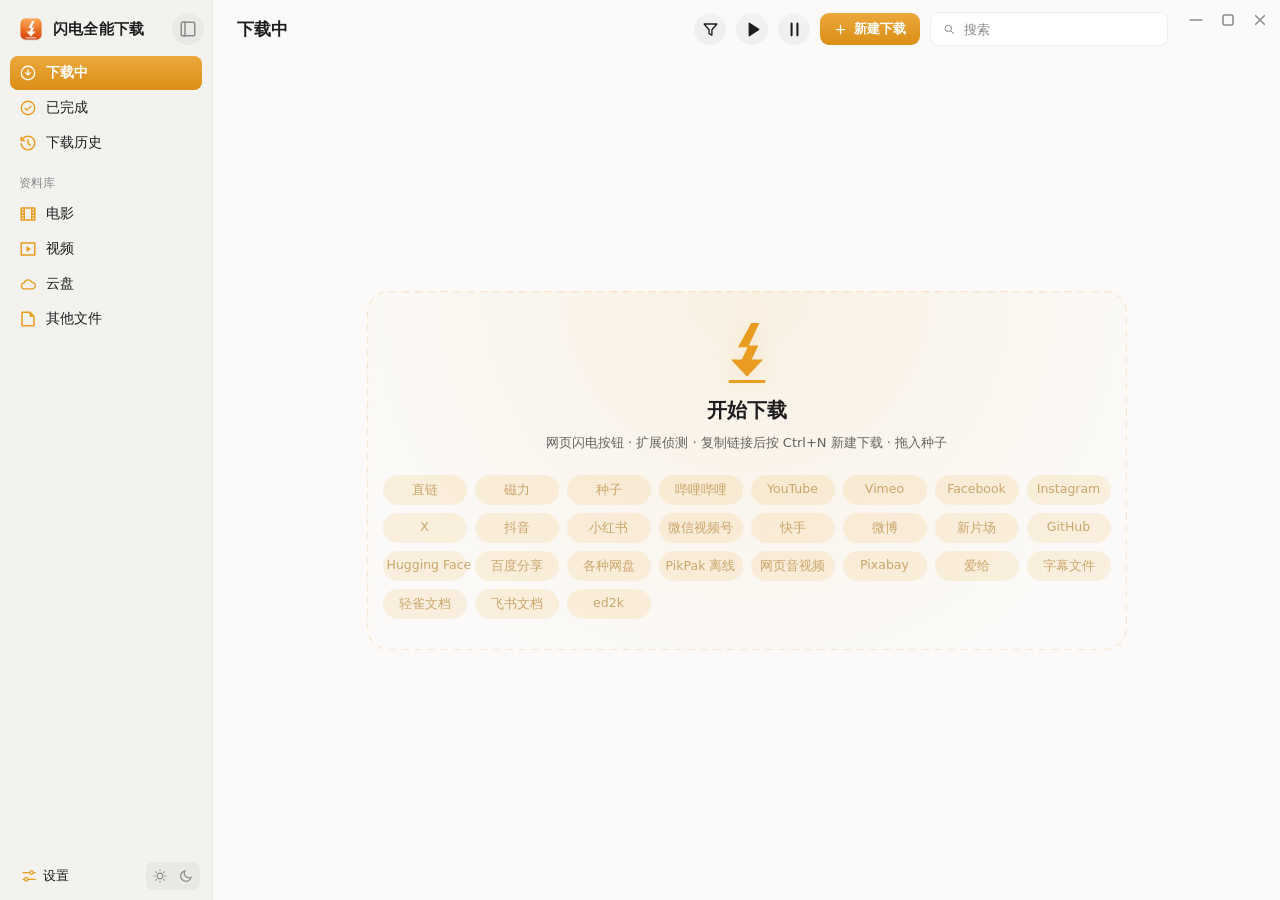
<file: windows/ui/index.html>
<!doctype html>
<html lang="zh-CN">
<head>
<meta charset="utf-8">
<meta name="viewport" content="width=device-width, initial-scale=1">
<title>闪电全能下载</title>
<script>document.documentElement.dataset.windowFrame = window.__sdWindowFrame || "rounded";</script>
<script src="theme.js"></script>
<link rel="stylesheet" href="accent.css">
<link rel="stylesheet" href="style.css">
</head>
<body>

<!-- 图标：Mac 版用的是 SF Symbols（系统字体，Windows 上没有）。
     电影/视频/回收站/其他文件/文件夹这几个换成官方实心 SVG（fill="currentColor"，24 画布），
     其余的还是手写描边线条：统一 24 画布、1.7 描边、圆角端点，视觉重量对齐 SF Symbols 的 regular。 -->
<svg class="sprite" aria-hidden="true">
  <symbol id="i-down" viewBox="0 0 24 24"><circle cx="12" cy="12" r="9"/><path d="M12 7.4v7.3M8.7 11.5L12 14.8l3.3-3.3"/></symbol>
  <symbol id="i-check" viewBox="0 0 24 24"><circle cx="12" cy="12" r="9"/><path d="M8.2 12.3l2.6 2.6 5-5.2"/></symbol>
  <!-- 回收站：官方实心 SVG，桶盖/桶身/提手都在一条 path 里，挖空靠子路径回转 -->
  <symbol id="i-sort" viewBox="0 0 24 24"><path fill="currentColor" stroke="none" d="M20 4V16H23L19 21L15 16H18V4H20ZM12 18V20H3V18H12ZM14 11V13H3V11H14ZM14 4V6H3V4H14Z"/></symbol>
  <symbol id="i-trash" viewBox="0 0 24 24"><path fill="currentColor" stroke="none" d="M17 6H22V8H20V21C20 21.5523 19.5523 22 19 22H5C4.44772 22 4 21.5523 4 21V8H2V6H7V3C7 2.44772 7.44772 2 8 2H16C16.5523 2 17 2.44772 17 3V6ZM18 8H6V20H18V8ZM9 11H11V17H9V11ZM13 11H15V17H13V11ZM9 4V6H15V4H9Z"/></symbol>
  <!-- 下载历史：圆圈箭头 + 时钟指针 -->
  <symbol id="i-history" viewBox="0 0 24 24"><path fill="currentColor" stroke="none" d="M12 2C17.5228 2 22 6.47715 22 12C22 17.5228 17.5228 22 12 22C6.47715 22 2 17.5228 2 12H4C4 16.4183 7.58172 20 12 20C16.4183 20 20 16.4183 20 12C20 7.58172 16.4183 4 12 4C9.25022 4 6.82447 5.38734 5.38451 7.50024L8 7.5V9.5H2V3.5H4L3.99989 5.99918C5.82434 3.57075 8.72873 2 12 2ZM13 7L12.9998 11.585L16.2426 14.8284L14.8284 16.2426L10.9998 12.413L11 7H13Z"/></symbol>
  <!-- 胶片：官方实心 SVG，画格和齿孔全在一条 path 里（子路径回转挖空），不用描边凑 -->
  <symbol id="i-film" viewBox="0 0 24 24"><path fill="currentColor" stroke="none" d="M2 3.9934C2 3.44476 2.45531 3 2.9918 3H21.0082C21.556 3 22 3.44495 22 3.9934V20.0066C22 20.5552 21.5447 21 21.0082 21H2.9918C2.44405 21 2 20.5551 2 20.0066V3.9934ZM8 5V19H16V5H8ZM4 5V7H6V5H4ZM18 5V7H20V5H18ZM4 9V11H6V9H4ZM18 9V11H20V9H18ZM4 13V15H6V13H4ZM18 13V15H20V13H18ZM4 17V19H6V17H4ZM18 17V19H20V17H18Z"/></symbol>
  <!-- 播放：官方实心 SVG，外框屏幕 + 中间播放三角 -->
  <symbol id="i-play" viewBox="0 0 24 24"><path fill="currentColor" stroke="none" d="M2 3.9934C2 3.44476 2.45531 3 2.9918 3H21.0082C21.556 3 22 3.44495 22 3.9934V20.0066C22 20.5552 21.5447 21 21.0082 21H2.9918C2.44405 21 2 20.5551 2 20.0066V3.9934ZM4 5V19H20V5H4ZM10.6219 8.41459L15.5008 11.6672C15.6846 11.7897 15.7343 12.0381 15.6117 12.2219C15.5824 12.2658 15.5447 12.3035 15.5008 12.3328L10.6219 15.5854C10.4381 15.708 10.1897 15.6583 10.0672 15.4745C10.0234 15.4088 10 15.3316 10 15.2526V8.74741C10 8.52649 10.1791 8.34741 10.4 8.34741C10.479 8.34741 10.5562 8.37078 10.6219 8.41459Z"/></symbol>
  <!-- 其他文件：官方实心 SVG，右上折角直接画在路径里 -->
  <symbol id="i-doc" viewBox="0 0 24 24"><path fill="currentColor" stroke="none" d="M21 8V20.9932C21 21.5501 20.5552 22 20.0066 22H3.9934C3.44495 22 3 21.556 3 21.0082V2.9918C3 2.45531 3.4487 2 4.00221 2H14.9968L21 8ZM19 9H14V4H5V20H19V9Z"/></symbol>
  <symbol id="i-collection" viewBox="0 0 24 24"><path d="M8 4h10a2 2 0 0 1 2 2v10"/><rect x="4" y="8" width="12" height="12" rx="2"/><path d="M7.5 12h5m-5 4h5"/></symbol>
  <symbol id="i-gear" viewBox="0 0 24 24"><path d="M4 7.4h8.6M18.2 7.4h2"/><path d="M4 16.4h1.6M11.2 16.4h9"/><circle cx="15.4" cy="7.4" r="2.3"/><circle cx="8.4" cy="16.4" r="2.3"/></symbol>
  <symbol id="i-info" viewBox="0 0 24 24"><circle cx="12" cy="12" r="9"/><path d="M12 11.2v5.4"/><circle cx="12" cy="8" r=".9" fill="currentColor" stroke="none"/></symbol>
  <symbol id="i-media-play" viewBox="0 0 24 24"><path fill="currentColor" stroke="none" d="M20.4,12.5l-12.5,8.3c-.3.2-.6.1-.8-.2,0,0,0-.2,0-.3V3.7c0-.3.3-.6.6-.6s.2,0,.3,0l12.5,8.3c.3.2.3.5.2.8,0,0,0,.1-.2.2Z"/></symbol>
  <symbol id="i-audio-order" viewBox="0 0 24 24"><path d="M3 6h18M3 12h18M3 18h10"/><path d="m17 15 5 3-5 3z" fill="currentColor" stroke="none"/></symbol>
  <symbol id="i-audio-repeat" viewBox="0 0 24 24"><path d="m17 3 4 4-4 4m4-4H6a3 3 0 0 0-3 3v1m4 10-4-4 4-4m-4 4h15a3 3 0 0 0 3-3v-1"/></symbol>
  <symbol id="i-audio-repeat-one" viewBox="0 0 24 24"><use href="#i-audio-repeat"/><path d="m11 11 1-1v4"/></symbol>
  <symbol id="i-audio-shuffle" viewBox="0 0 24 24"><path d="M3 6h3c4.5 0 7.5 12 12 12h3m-4-4 4 4-4 4M3 18h3c1.3 0 2.5-1 3.6-2.5M14.4 8.5C15.5 7 16.7 6 18 6h3m-4-4 4 4-4 4"/></symbol>
  <symbol id="i-share" viewBox="0 0 24 24"><path d="M12 15.5V5.2M8 8.8l4-4 4 4M5 14v4.5A1.5 1.5 0 0 0 6.5 20h11a1.5 1.5 0 0 0 1.5-1.5V14"/></symbol>
  <symbol id="i-refresh" viewBox="0 0 24 24"><path fill="currentColor" stroke="none" d="M2 12C2 17.5228 6.47715 22 12 22C17.5228 22 22 17.5228 22 12C22 6.47715 17.5228 2 12 2V4C16.4183 4 20 7.58172 20 12C20 16.4183 16.4183 20 12 20C7.58172 20 4 16.4183 4 12C4 9.53614 5.11383 7.33243 6.86543 5.86492L9 8V2L3 2L5.44648 4.44656C3.33509 6.28002 2 8.9841 2 12Z"/></symbol>
  <symbol id="i-clock" viewBox="0 0 24 24"><circle cx="12" cy="12" r="8.5"/><path d="M12 7.2V12l3.2 2"/></symbol>
  <symbol id="i-zip" viewBox="0 0 24 24"><rect x="3.5" y="4.5" width="17" height="4.5" rx="1"/><path d="M5 9v9.5A1.5 1.5 0 0 0 6.5 20h11a1.5 1.5 0 0 0 1.5-1.5V9M10 13h4"/></symbol>
  <symbol id="i-app" viewBox="0 0 24 24"><rect x="3.5" y="4.5" width="17" height="15" rx="2"/><path d="M3.5 9h17M6.5 6.8h.01M9 6.8h.01"/></symbol>
  <symbol id="i-music" viewBox="0 0 24 24"><path d="M4 13v-2a8 8 0 0 1 16 0v2"/><rect x="3" y="12" width="4" height="8" rx="2"/><rect x="17" y="12" width="4" height="8" rx="2"/><path d="M10 12v4m4-6v8" stroke-linecap="round"/></symbol>
  <symbol id="i-image" viewBox="0 0 24 24"><rect x="3.5" y="4.5" width="17" height="15" rx="2"/><circle cx="8.5" cy="9.5" r="1.5"/><path d="M20.5 15.5l-5-5-9 9"/></symbol>
  <symbol id="i-filter" viewBox="0 0 24 24"><path d="M4 5h16l-6.2 7.3V19l-3.6-1.8v-4.9z"/></symbol>
  <symbol id="i-pulse" viewBox="0 0 24 24"><path fill="currentColor" stroke="none" d="M9 7.53861L15 21.5386L18.6594 13H23V11H17.3406L15 16.4614L9 2.46143L5.3406 11H1V13H6.6594L9 7.53861Z"/></symbol>
  <symbol id="i-pause" viewBox="0 0 24 24"><path d="M8.3 4.6v14.8M15.7 4.6v14.8" stroke-width="2.6"/></symbol>
  <symbol id="i-resume" viewBox="0 0 24 24"><path d="M8.4 5.8l9.2 6.2-9.2 6.2z" fill="currentColor" stroke="none"/></symbol>
  <symbol id="i-plus" viewBox="0 0 24 24"><path d="M12 5.4v13.2M5.4 12h13.2" stroke-width="2"/></symbol>
  <symbol id="i-x" viewBox="0 0 24 24"><path d="M5.6 5.6l12.8 12.8M18.4 5.6L5.6 18.4" stroke-width="2"/></symbol>
  <!-- 外链：官方实心 SVG，方框 + 穿出去的箭头 -->
  <symbol id="i-external" viewBox="0 0 24 24"><path fill="currentColor" stroke="none" d="M10 6V8H5V19H16V14H18V20C18 20.5523 17.5523 21 17 21H4C3.44772 21 3 20.5523 3 20V7C3 6.44772 3.44772 6 4 6H10ZM21 3V11H19L18.9999 6.413L11.2071 14.2071L9.79289 12.7929L17.5849 5H13V3H21Z"/></symbol>
  <!-- 收起/展开侧边栏：官方 48 画布描边图标（圆角外框 + 竖分隔线 + 上下两个小横档） -->
  <symbol id="i-chev" viewBox="0 0 24 24"><path d="M6.5 9.5l5.5 5.5 5.5-5.5"/></symbol>
  <symbol id="i-sidebar" viewBox="0 0 48 48">
    <g fill="none" stroke="currentColor" stroke-width="4" stroke-linecap="round" stroke-linejoin="round">
      <rect x="6" y="6" width="36" height="36" rx="3"/>
      <path d="M16 6V42"/>
      <path d="M13 42H19"/>
      <path d="M13 6H19"/>
    </g>
  </symbol>
  <!-- 清理失效：三条细线 + 右下角一个叉（第三条让位给叉）。
       细线 + 大一点的叉，19px 下比实心块清楚得多 -->
  <symbol id="i-clean" viewBox="0 0 24 24">
    <g fill="none" stroke="currentColor" stroke-width="2.1" stroke-linecap="round">
      <path d="M3.8 5.4h16.4"/>
      <path d="M3.8 11h16.4"/>
      <path d="M3.8 16.6h7.4"/>
      <path d="M14.8 14.8l6 6"/>
      <path d="M20.8 14.8l-6 6"/>
    </g>
  </symbol>
  <!-- 窗口按钮：最小化 / 最大化 / 还原 / 关闭 -->
  <symbol id="i-win-min" viewBox="0 0 24 24"><path d="M5 12h14" stroke-width="1.8"/></symbol>
  <symbol id="i-win-max" viewBox="0 0 24 24"><rect x="6" y="6" width="12" height="12" rx="1.6"/></symbol>
  <symbol id="i-win-restore" viewBox="0 0 24 24"><rect x="5" y="9" width="10" height="10" rx="1.6"/><path d="M8.6 6H18a1 1 0 011 1v9.4"/></symbol>
  <symbol id="i-win-close" viewBox="0 0 24 24"><path d="M6.8 6.8l10.4 10.4M17.2 6.8L6.8 17.2" stroke-width="1.8"/></symbol>
  <!-- 文件夹：官方实心 SVG -->
  <symbol id="i-folder" viewBox="0 0 24 24"><path fill="currentColor" stroke="none" d="M4 5V19H20V7H11.5858L9.58579 5H4ZM12.4142 5H21C21.5523 5 22 5.44772 22 6V20C22 20.5523 21.5523 21 21 21H3C2.44772 21 2 20.5523 2 20V4C2 3.44772 2.44772 3 3 3H10.4142L12.4142 5Z"/></symbol>
  <symbol id="i-search" viewBox="0 0 24 24"><circle cx="11" cy="11" r="5.6"/><path d="M15.2 15.2L20 20"/></symbol>
  <symbol id="i-link" viewBox="0 0 24 24"><path d="M10.2 13.8a3.6 3.6 0 005.1 0l2.6-2.6a3.6 3.6 0 00-5.1-5.1l-1.3 1.3"/><path d="M13.8 10.2a3.6 3.6 0 00-5.1 0l-2.6 2.6a3.6 3.6 0 005.1 5.1l1.3-1.3"/></symbol>
  <symbol id="i-cloud" viewBox="0 0 24 24"><path d="M7.6 18.6a4.1 4.1 0 01-.5-8.2 5.3 5.3 0 0110.1-.6 3.7 3.7 0 01.3 8.8z"/></symbol>
  <symbol id="i-sun" viewBox="0 0 24 24"><path fill="currentColor" stroke="none" d="M12 18C8.68629 18 6 15.3137 6 12C6 8.68629 8.68629 6 12 6C15.3137 6 18 8.68629 18 12C18 15.3137 15.3137 18 12 18ZM12 16C14.2091 16 16 14.2091 16 12C16 9.79086 14.2091 8 12 8C9.79086 8 8 9.79086 8 12C8 14.2091 9.79086 16 12 16ZM11 1H13V4H11V1ZM11 20H13V23H11V20ZM3.51472 4.92893L4.92893 3.51472L7.05025 5.63604L5.63604 7.05025L3.51472 4.92893ZM16.9497 18.364L18.364 16.9497L20.4853 19.0711L19.0711 20.4853L16.9497 18.364ZM19.0711 3.51472L20.4853 4.92893L18.364 7.05025L16.9497 5.63604L19.0711 3.51472ZM5.63604 16.9497L7.05025 18.364L4.92893 20.4853L3.51472 19.0711L5.63604 16.9497ZM23 11V13H20V11H23ZM4 11V13H1V11H4Z"/></symbol>
  <!-- 月牙：外圆 r8.4 与太阳的整体外径（17.2）等大，开口朝右上。
       内弧是「偏右上那颗大圆」落在外圆里的那段，两条弧一连就是单条 path。 -->
  <symbol id="i-moon" viewBox="0 0 24 24"><path fill="currentColor" stroke="none" d="M21 12.79A9 9 0 1 1 11.21 3 7 7 0 0 0 21 12.79z"/></symbol>
  <symbol id="i-theme" viewBox="0 0 24 24"><path fill="currentColor" stroke="none" d="M12 21.9967C6.47715 21.9967 2 17.5196 2 11.9967C2 6.47386 6.47715 1.9967 12 1.9967C17.5228 1.9967 22 6.47386 22 11.9967C22 17.5196 17.5228 21.9967 12 21.9967ZM12 19.9967C16.4183 19.9967 20 16.415 20 11.9967C20 7.57843 16.4183 3.9967 12 3.9967C7.58172 3.9967 4 7.57843 4 11.9967C4 16.415 7.58172 19.9967 12 19.9967ZM12 17.9967V5.9967C15.3137 5.9967 18 8.683 18 11.9967C18 15.3104 15.3137 17.9967 12 17.9967Z"/></symbol>
  <symbol id="i-clipboard" viewBox="0 0 24 24"><path fill="currentColor" stroke="none" d="M7 4V2H17V4H20.0066C20.5552 4 21 4.44495 21 4.9934V21.0066C21 21.5552 20.5551 22 20.0066 22H3.9934C3.44476 22 3 21.5551 3 21.0066V4.9934C3 4.44476 3.44495 4 3.9934 4H7ZM7 6H5V20H19V6H17V8H7V6ZM9 4V6H15V4H9Z"/></symbol>
  <symbol id="i-privacy" viewBox="0 0 24 24"><path d="M12 22c5.2-2.4 8-6.1 8-11V5l-8-3-8 3v6c0 4.9 2.8 8.6 8 11Z"/><path d="m8.5 12 2.3 2.3 4.7-4.6"/></symbol>
  <symbol id="i-log" viewBox="0 0 24 24"><rect x="4" y="2" width="16" height="20" rx="2"/><path d="M8 7h8M8 12h8M8 17h5"/></symbol>
  <symbol id="i-power" viewBox="0 0 48 48"><path d="M14.5 8C13.8406 8.37652 13.2062 8.79103 12.6 9.24051C11.5625 10.0097 10.6074 10.8814 9.75 11.8402C6.79377 15.1463 5 19.4891 5 24.2455C5 34.6033 13.5066 43 24 43C34.4934 43 43 34.6033 43 24.2455C43 19.4891 41.2062 15.1463 38.25 11.8402C37.3926 10.8814 36.4375 10.0097 35.4 9.24051C34.7938 8.79103 34.1594 8.37652 33.5 8" fill="none" stroke="currentColor" stroke-width="4" stroke-linecap="round" stroke-linejoin="round"/><path d="M24 4V24" fill="none" stroke="currentColor" stroke-width="4" stroke-linecap="round" stroke-linejoin="round"/></symbol>
  <symbol id="i-sleep" viewBox="0 0 24 24"><path fill="currentColor" stroke="none" d="M12 22C6.47715 22 2 17.5228 2 12C2 6.47715 6.47715 2 12 2C17.5228 2 22 6.47715 22 12C22 17.5228 17.5228 22 12 22ZM12 20C16.4183 20 20 16.4183 20 12C20 7.58172 16.4183 4 12 4C7.58172 4 4 7.58172 4 12C4 16.4183 7.58172 20 12 20ZM9 9H15V15H9V9Z"/></symbol>
  <symbol id="i-github" viewBox="0 0 24 24"><path fill="currentColor" stroke="none" d="M12.001 2C6.47598 2 2.00098 6.475 2.00098 12C2.00098 16.425 4.86348 20.1625 8.83848 21.4875C9.33848 21.575 9.52598 21.275 9.52598 21.0125C9.52598 20.775 9.51348 19.9875 9.51348 19.15C7.00098 19.6125 6.35098 18.5375 6.15098 17.975C6.03848 17.6875 5.55098 16.8 5.12598 16.5625C4.77598 16.375 4.27598 15.9125 5.11348 15.9C5.90098 15.8875 6.46348 16.625 6.65098 16.925C7.55098 18.4375 8.98848 18.0125 9.56348 17.75C9.65098 17.1 9.91348 16.6625 10.201 16.4125C7.97598 16.1625 5.65098 15.3 5.65098 11.475C5.65098 10.3875 6.03848 9.4875 6.67598 8.7875C6.57598 8.5375 6.22598 7.5125 6.77598 6.1375C6.77598 6.1375 7.61348 5.875 9.52598 7.1625C10.326 6.9375 11.176 6.825 12.026 6.825C12.876 6.825 13.726 6.9375 14.526 7.1625C16.4385 5.8625 17.276 6.1375 17.276 6.1375C17.826 7.5125 17.476 8.5375 17.376 8.7875C18.0135 9.4875 18.401 10.375 18.401 11.475C18.401 15.3125 16.0635 16.1625 13.8385 16.4125C14.201 16.725 14.5135 17.325 14.5135 18.2625C14.5135 19.6 14.501 20.675 14.501 21.0125C14.501 21.275 14.6885 21.5875 15.1885 21.4875C19.259 20.1133 21.9999 16.2963 22.001 12C22.001 6.475 17.526 2 12.001 2Z"/></symbol>
  <symbol id="i-chip" viewBox="0 0 24 24"><path fill="currentColor" stroke="none" d="M6 18H18V6H6V18ZM14 20H10V22H8V20H5C4.44772 20 4 19.5523 4 19V16H2V14H4V10H2V8H4V5C4 4.44772 4.44772 4 5 4H8V2H10V4H14V2H16V4H19C19.5523 4 20 4.44772 20 5V8H22V10H20V14H22V16H20V19C20 19.5523 19.5523 20 19 20H16V22H14V20ZM8 8H16V16H8V8Z"/></symbol>
  <symbol id="i-user" viewBox="0 0 24 24"><path fill="currentColor" stroke="none" d="M4 22C4 17.5817 7.58172 14 12 14C16.4183 14 20 17.5817 20 22H18C18 18.6863 15.3137 16 12 16C8.68629 16 6 18.6863 6 22H4ZM12 13C8.685 13 6 10.315 6 7C6 3.685 8.685 1 12 1C15.315 1 18 3.685 18 7C18 10.315 15.315 13 12 13ZM12 11C14.21 11 16 9.21 16 7C16 4.79 14.21 3 12 3C9.79 3 8 4.79 8 7C8 9.21 9.79 11 12 11Z"/></symbol>
  <symbol id="i-moon-fill" viewBox="0 0 24 24"><path fill="currentColor" stroke="none" d="M10 7C10 10.866 13.134 14 17 14C18.9584 14 20.729 13.1957 21.9995 11.8995C22 11.933 22 11.9665 22 12C22 17.5228 17.5228 22 12 22C6.47715 22 2 17.5228 2 12C2 6.47715 6.47715 2 12 2C12.0335 2 12.067 2 12.1005 2.00049C10.8043 3.27098 10 5.04157 10 7ZM4 12C4 16.4183 7.58172 20 12 20C15.0583 20 17.7158 18.2839 19.062 15.7621C18.3945 15.9187 17.7035 16 17 16C12.0294 16 8 11.9706 8 7C8 6.29648 8.08133 5.60547 8.2379 4.938C5.71611 6.28423 4 8.9417 4 12Z"/></symbol>
  <symbol id="i-install" viewBox="0 0 24 24"><path fill="currentColor" stroke="none" d="M9 2V4H5L4.999 14H18.999L19 4H15V2H20C20.5523 2 21 2.44772 21 3V21C21 21.5523 20.5523 22 20 22H4C3.44772 22 3 21.5523 3 21V3C3 2.44772 3.44772 2 4 2H9ZM18.999 16H4.999L5 20H19L18.999 16ZM17 17V19H15V17H17ZM13 2V7H16L12 11L8 7H11V2H13Z"/></symbol>
  <!-- 浏览器扩展：拼图块（给「扩展文件夹」那一行用） -->
  <symbol id="i-ext" viewBox="0 0 24 24"><path fill="currentColor" stroke="none" d="M7 5C7 2.79086 8.79086 1 11 1C13.2091 1 15 2.79086 15 5H20C20.5523 5 21 5.44772 21 6V10.1707C21 10.4953 20.8424 10.7997 20.5774 10.9872C20.3123 11.1746 19.9728 11.2217 19.6668 11.1135C19.4595 11.0403 19.2355 11 19 11C17.8954 11 17 11.8954 17 13C17 14.1046 17.8954 15 19 15C19.2355 15 19.4595 14.9597 19.6668 14.8865C19.9728 14.7783 20.3123 14.8254 20.5774 15.0128C20.8424 15.2003 21 15.5047 21 15.8293V20C21 20.5523 20.5523 21 20 21H4C3.44772 21 3 20.5523 3 20V6C3 5.44772 3.44772 5 4 5H7ZM11 3C9.89543 3 9 3.89543 9 5C9 5.23554 9.0403 5.45952 9.11355 5.66675C9.22172 5.97282 9.17461 6.31235 8.98718 6.57739C8.79974 6.84243 8.49532 7 8.17071 7H5V19H19V17C16.7909 17 15 15.2091 15 13C15 10.7909 16.7909 9 19 9V7H13.8293C13.5047 7 13.2003 6.84243 13.0128 6.57739C12.8254 6.31235 12.7783 5.97282 12.8865 5.66675C12.9597 5.45952 13 5.23555 13 5C13 3.89543 12.1046 3 11 3Z"/></symbol>
  <symbol id="i-dl-box" viewBox="0 0 24 24"><path fill="currentColor" stroke="none" d="M4 19H20V12H22V20C22 20.5523 21.5523 21 21 21H3C2.44772 21 2 20.5523 2 20V12H4V19ZM14 9H19L12 16L5 9H10V3H14V9Z"/></symbol>
  <!-- 品牌侧的「闪电箭头」：路径取自 BrandGlyph.swift（1024 画布 x300–724 / y196–876），单色模板 -->
  <symbol id="i-to-local" viewBox="0 0 24 24"><path transform="rotate(-90 12 12)" fill="currentColor" stroke="none" d="M9.99994 4.99988V10.9999L16.0002 11.0002L16.0002 13.0002L9.99994 12.9999V18.9999L2.99994 12.0001L9.99994 4.99988ZM18.0001 19.0001V5.00006H20.0001V19.0001H18.0001Z"/></symbol>
<symbol id="i-to-nas" viewBox="0 0 24 24"><path transform="rotate(90 12 12)" fill="currentColor" stroke="none" d="M9.99994 4.99988V10.9999L16.0002 11.0002L16.0002 13.0002L9.99994 12.9999V18.9999L2.99994 12.0001L9.99994 4.99988ZM18.0001 19.0001V5.00006H20.0001V19.0001H18.0001Z"/></symbol>
<symbol id="i-thunder" viewBox="0 0 24 24"><path fill="none" stroke="currentColor" stroke-width="2.2" stroke-linejoin="round" d="M12 2.8 20 7.4v9.2L12 21.2l-8-4.6V7.4z"/></symbol>
<symbol id="i-bolt" viewBox="0 0 424 680"><path d="M260 0 L110 274 H220 L152 414 H30 L212 610 L394 414 H266 L340 256 H234 L352 0 Z" fill="currentColor" stroke="none"/><rect x="0" y="646" width="424" height="34" rx="17" fill="currentColor" stroke="none"/></symbol>
</svg>

<!-- 系统标题栏已经去掉（decorations:false），这三个是自绘的窗口按钮，
     固定在右上角，和标题栏里的「新建下载 / 搜索」留出间距 -->
<!-- 用 data-tip 而不是 title：title 会被 WebView2 画成系统白框，和自绘 tip 同时出现（两种样式） -->
<button class="circle sm" id="sb-toggle" data-tip="收起侧边栏（Tab）"><svg class="ic"><use href="#i-sidebar"/></svg></button>

<div class="win-ctrls">
  <button class="win-btn" id="win-min"><svg class="ic"><use href="#i-win-min"/></svg></button>
  <button class="win-btn" id="win-max"><svg class="ic"><use href="#i-win-max"/></svg></button>
  <button class="win-btn close" id="win-close"><svg class="ic"><use href="#i-win-close"/></svg></button>
</div>

<div id="app">
  <aside class="sidebar">
    <div class="brand">
      <!-- 和 assets/logo.svg 同一个图形，底色跟强调色走 -->
      <svg class="logo" viewBox="0 0 1024 1024" xmlns="http://www.w3.org/2000/svg"><defs><linearGradient id="logo-bg" x1="0" y1="0" x2="0" y2="1"><stop offset="0" style="stop-color:var(--logo-top,#ff8f2a)"/><stop offset="1" style="stop-color:var(--logo-bottom,#d9480f)"/></linearGradient><radialGradient id="logo-top" cx="512" cy="120" r="620" gradientUnits="userSpaceOnUse"><stop offset="0" stop-color="#fff" stop-opacity=".28"/><stop offset="1" stop-color="#fff" stop-opacity="0"/></radialGradient><linearGradient id="logo-white" x1="0" y1="0" x2="0" y2="1"><stop offset="0" stop-color="#ffffff"/><stop offset="1" stop-color="#fff1e4"/></linearGradient><filter id="logo-sh" x="-20%" y="-20%" width="140%" height="140%"><feDropShadow dx="0" dy="14" stdDeviation="18" flood-color="#000" flood-opacity=".3"/></filter><filter id="logo-ash" x="-30%" y="-30%" width="160%" height="160%"><feDropShadow dx="0" dy="16" stdDeviation="16" flood-color="#7a2500" flood-opacity=".4"/></filter></defs><g filter="url(#logo-sh)"><rect x="100" y="100" width="824" height="824" rx="185" fill="url(#logo-bg)"/><rect x="100" y="100" width="824" height="824" rx="185" fill="url(#logo-top)"/><g filter="url(#logo-ash)"><path d="M560 196 L410 470 H520 L452 610 H330 L512 806 L694 610 H566 L640 452 H534 L652 196 Z" fill="url(#logo-white)"/><rect x="300" y="842" width="424" height="34" rx="17" fill="#fff"/></g><rect x="101" y="101" width="822" height="822" rx="184" fill="none" stroke="#fff" stroke-opacity=".22" stroke-width="2"/></g></svg>
      <span class="brand-name">闪电全能下载</span>
    </div>

    <nav class="nav">
      <button class="nav-item active" data-view="all">
        <svg class="ic"><use href="#i-down"/></svg><span>下载中</span><b class="count" id="c-all"></b>
      </button>
      <button class="nav-item" data-view="done">
        <svg class="ic"><use href="#i-check"/></svg><span>已完成</span><b class="count" id="c-done"></b>
      </button>
      <button class="nav-item" data-view="trash">
        <svg class="ic"><use href="#i-history"/></svg><span>下载历史</span><b class="count" id="c-trash"></b>
      </button>
    </nav>

    <div class="nav-title">资料库</div>
    <nav class="nav">
      <button class="nav-item" data-view="movie">
        <svg class="ic"><use href="#i-film"/></svg><span>电影</span><b class="count" id="c-movie"></b>
      </button>
      <button class="nav-item" data-view="video">
        <svg class="ic"><use href="#i-play"/></svg><span>视频</span><b class="count" id="c-video"></b>
      </button>
      <button class="nav-item" data-view="cloud">
        <svg class="ic"><use href="#i-cloud"/></svg><span>云盘</span><b class="count" id="c-cloud"></b>
      </button>
      <button class="nav-item" data-view="other">
        <svg class="ic"><use href="#i-doc"/></svg><span>其他文件</span><b class="count" id="c-other"></b>
      </button>
    </nav>

    <div class="side-foot">
      <div class="engine">
        <span class="dot" id="engine-dot"></span>
        <span class="engine-text" id="engine-text">内核未启动</span>
        <button class="mini" id="engine-btn">启动</button>
      </div>
      <!-- 底部只留「设置」一行，右侧是外观分段开关；版本号、关于都在设置页里。
           三者同一个 28px 高度，谁也不比谁高。 -->
      <div class="foot-row">
        <button class="nav-item" data-view="settings" id="nav-settings">
          <svg class="ic"><use href="#i-gear"/></svg><span>设置</span><i class="nav-dot" id="nav-dot" hidden></i>
        </button>
        <div class="theme-seg">
          <button data-theme-set="light" title="浅色" aria-label="浅色">
            <svg class="ic"><use href="#i-sun"/></svg>
          </button>
          <button data-theme-set="dark" title="深色" aria-label="深色">
            <svg class="ic"><use href="#i-moon-fill"/></svg>
          </button>
        </div>
      </div>
    </div>
  </aside>

  <main class="main">
    <header class="topbar" data-tauri-drag-region>
      <div class="view-heading" data-tauri-drag-region>
        <h1 id="view-title" data-tauri-drag-region>下载中</h1>
        <span class="top-speed-group" id="top-speed-group" data-tauri-drag-region hidden>
          <span class="top-speed" id="top-speed" data-tauri-drag-region></span>
          <canvas class="top-spark" id="top-spark" width="80" height="30" aria-hidden="true" data-tauri-drag-region></canvas>
        </span>
      </div>
      <span class="sel-count" id="sel-count" hidden></span>
      <div class="top-actions">
        <span class="search-count" id="search-count" role="status" aria-live="polite" hidden></span>
        <button class="circle" id="filter-btn" data-tip="筛选">
          <svg class="ic"><use href="#i-filter"/></svg>
        </button>
        <button class="circle" id="sort-btn" data-tip="排序" hidden>
          <svg class="ic"><use href="#i-sort"/></svg>
        </button>
        <button class="circle" id="purge-btn" title="清理全部失效记录" hidden>
          <svg class="ic"><use href="#i-clean"/></svg>
        </button>
        <button class="circle" id="clear-trash-btn" title="清空下载历史" hidden>
          <svg class="ic"><use href="#i-clean"/></svg>
        </button>
        <button class="circle" id="start-all" title="全部开始">
          <svg class="ic"><use href="#i-media-play"/></svg>
        </button>
        <button class="circle" id="pause-all" title="全部暂停">
          <svg class="ic"><use href="#i-pause"/></svg>
        </button>
        <button class="primary" id="new-btn" data-tip="新建下载（Ctrl+N）">
          <svg class="ic"><use href="#i-plus"/></svg>新建下载
        </button>
        <label class="search clear-wrap">
          <svg class="ic"><use href="#i-search"/></svg>
          <input id="search" type="text" placeholder="搜索" autocomplete="off" spellcheck="false">
          <button type="button" class="input-clear" id="search-clear" hidden><svg class="ic"><use href="#i-x"/></svg></button>
        </label>
      </div>
    </header>

    <!-- 下载视图 -->
    <section class="pane" id="pane-downloads">
      <div class="scroll">
        <div class="hero" id="hero">
          <div class="hero-text">
            <div class="hero-label">当前速度</div>
            <div class="hero-speed"><b id="speed-num">0</b><span id="speed-unit">KB/s</span></div>
            <div class="hero-stats" id="hero-stats">还没有任务</div>
          </div>
          <canvas class="spark" id="spark" aria-hidden="true"></canvas>
        </div>

        <div class="sec-head"><h2 id="sec-title">进行中</h2></div>
        <div class="task-list" id="task-list"></div>
      </div>

    </section>

    <!-- 设置视图 -->
    <section class="pane settings" id="pane-settings" hidden>
      <div class="scroll">
        <div class="set-card">
          <h2>外观</h2>
          <div class="set-row">
            <span class="set-label"><svg class="ic"><use href="#i-theme"/></svg>主题</span>
            <span class="set-path"></span>
            <div class="seg" id="set-theme">
              <button data-theme-set="system">跟随系统</button>
              <button data-theme-set="light">浅色</button>
              <button data-theme-set="dark">深色</button>
            </div>
          </div>
          <div class="set-row">
            <span class="set-label"><svg class="ic"><use href="#i-sun"/></svg>强调色</span>
            <span class="set-path"></span>
            <div class="accents" id="accent-row">
              <button class="acc" data-accent="amber" title="琥珀"></button>
              <button class="acc" data-accent="shilv" data-tip="石绿 #4F8A60" aria-label="石绿 #4F8A60"></button>
              <button class="acc" data-accent="songlv" data-tip="松绿 #3D725D" aria-label="松绿 #3D725D"></button>
              <button class="acc" data-accent="tongqing" data-tip="铜青 #347F83" aria-label="铜青 #347F83"></button>
              <button class="acc" data-accent="blue" title="蓝"></button>
              <button class="acc" data-accent="baolan" data-tip="宝蓝 #3256A0" aria-label="宝蓝 #3256A0"></button>
              <button class="acc" data-accent="cobalt" title="钴蓝 #2042E9" aria-label="钴蓝 #2042E9"></button>
              <button class="acc" data-accent="indigo" title="靛蓝"></button>
              <button class="acc" data-accent="qinglian" data-tip="青莲紫 #72539A" aria-label="青莲紫 #72539A"></button>
              <button class="acc" data-accent="graphite" title="石墨"></button>
              <button class="acc acc-custom" id="acc-custom-btn" title="自定义颜色"></button>
              <!-- 自定义取色面板：像系统色板那样一块二维色区——
                   横向是色相、越往下越灰（饱和度），拖圆点即改、松手即生效；
                   不放「完成」按钮：点面板外面或按 Esc 收起 -->

            </div>
          </div>
          <div class="set-row">
            <span class="set-label" id="button-hover-hints-label">按钮悬浮提示</span>
            <span class="set-path">鼠标停在按钮上时显示操作说明</span>
            <button class="switch on" id="sw-button-hover-hints" role="switch" aria-checked="true" aria-labelledby="button-hover-hints-label"></button>
          </div>
        </div>

        <div class="set-card">
          <h2>保存位置<i class="info" data-tip="按来源分目录：磁力、种子、ed2k 归「电影」，视频网站归「视频」，直链归「其他」。视频体积较大，建议将「电影」目录设在空间充足的磁盘。"></i></h2>


          <div class="set-row">
            <span class="set-label"><svg class="ic"><use href="#i-film"/></svg>磁力、种子</span>
            <span class="set-path" id="dir-movie" title="">…</span>
            <div class="set-actions">
              <button class="link" data-reset="movie" hidden>恢复默认</button>
              <button class="ghost" data-pick="movie">选择目录</button>
              <button class="circle sm" data-open="movie" title="在资源管理器里打开">
                <svg class="ic"><use href="#i-folder"/></svg>
              </button>
            </div>
          </div>

          <div class="set-row">
            <span class="set-label"><svg class="ic"><use href="#i-play"/></svg>视频网站</span>
            <span class="set-path" id="dir-video" title="">…</span>
            <div class="set-actions">
              <button class="link" data-reset="video" hidden>恢复默认</button>
              <button class="ghost" data-pick="video">选择目录</button>
              <button class="circle sm" data-open="video" title="在资源管理器里打开">
                <svg class="ic"><use href="#i-folder"/></svg>
              </button>
            </div>
          </div>

          <div class="set-row">
            <span class="set-label"><svg class="ic"><use href="#i-doc"/></svg>其他文件</span>
            <span class="set-path" id="dir-other" title="">…</span>
            <div class="set-actions">
              <button class="link" data-reset="other" hidden>恢复默认</button>
              <button class="ghost" data-pick="other">选择目录</button>
              <button class="circle sm" data-open="other" title="在资源管理器里打开">
                <svg class="ic"><use href="#i-folder"/></svg>
              </button>
            </div>
          </div>
        </div>

        <div class="set-card">
          <h2>下载</h2>
          <div class="set-row">
            <span class="set-label"><svg class="ic"><use href="#i-plus"/></svg>下载前确认</span>
            <span class="set-path"></span>
            <button class="switch" id="sw-confirm" role="switch" aria-checked="false"></button>
          </div>
          <div class="set-row">
            <span class="set-label"><svg class="ic"><use href="#i-check"/></svg>下载完成通知</span>
            <span class="set-path"></span>
            <button class="switch" id="sw-notify" role="switch" aria-checked="false"></button>
          </div>
          <hr class="set-divider" aria-hidden="true">
          <div class="set-row">
            <span class="set-label"><svg class="ic"><use href="#i-down"/></svg>同时下载</span>
            <span class="set-path"></span>
            <span class="select-wrap">
            <select id="set-max" class="select">
              <option value="1">1 个任务</option>
              <option value="2">2 个任务</option>
              <option value="3">3 个任务</option>
              <option value="5">5 个任务</option>
              <option value="8">8 个任务</option>
              <option value="10">10 个任务</option>
            </select>
            </span>
          </div>
          <div class="set-row">
            <span class="set-label"><svg class="ic"><use href="#i-play"/></svg>视频网站同时下载<i class="info" data-tip="默认 5 个，最多 10 个。遇到网站限流或连续下载失败时，可调低后继续。"></i></span>
            <span class="set-path"></span>
            <span class="select-wrap">
            <select id="set-max-videos" class="select">
              <option value="1">1 个任务</option>
              <option value="2">2 个任务</option>
              <option value="3">3 个任务</option>
              <option value="5">5 个任务</option>
              <option value="8">8 个任务</option>
              <option value="10">10 个任务</option>
            </select>
            </span>
          </div>
          <div class="set-row">
            <span class="set-label"><svg class="ic"><use href="#i-pulse"/></svg>下载限速</span>
            <span class="set-path"></span>
            <span class="select-wrap">
            <select id="set-limit" class="select">
              <option value="0">不限速</option>
              <option value="512">512 KB/s</option>
              <option value="1024">1 MB/s</option>
              <option value="2048">2 MB/s</option>
              <option value="5120">5 MB/s</option>
              <option value="10240">10 MB/s</option>
            </select>
            </span>
          </div>
          <hr class="set-divider" aria-hidden="true">
          <div class="set-row">
            <span class="set-label set-label-wide"><svg class="ic"><use href="#i-github"/></svg>GitHub / Hugging Face 加速<i class="info" data-tip="GitHub 的发布文件、源码包和 raw 文件，以及 Hugging Face 公开模型、数据集的文件直链经公共加速站下载：新建时同时测试各加速站和原链接，选用最快的一个；下载出错时自动换站继续。带登录信息的请求不经过加速站。"></i></span>
            <span class="set-path"></span>
            <button class="switch" id="sw-ghmirror" role="switch" aria-checked="false"></button>
          </div>
          <div class="set-row" id="thunder-row">
            <span class="set-label"><svg class="ic"><use href="#i-bolt"/></svg>下载方式接力<i class="info" data-tip="磁力连续 3 分钟几乎没速度时自动接力。云盘要先登录 PikPak；云盘失败或 10 分钟没有进度时交给迅雷。迅雷的进度和速度读自迅雷窗口，下完后文件移到任务的保存位置。迅雷是第三方软件，不装也能正常下载。"></i></span>
            <span class="set-path" id="thunder-state"></span>
            <span class="select-wrap"><select id="set-relay" class="select">
              <option value="off">不接力</option>
              <option value="cloud">交给云盘</option>
              <option value="thunder">交给迅雷（磁力推荐）</option>
              <option value="cloud_thunder">先云盘，再迅雷</option>
            </select></span>
          </div>
          <hr class="set-divider" aria-hidden="true">
          <div class="set-row">
            <span class="set-label"><svg class="ic"><use href="#i-share"/></svg>做种分享率<i class="info" data-tip="磁力和种子下完后继续上传，上传量达到文件大小的这个倍数就停。分享率和时长先到哪个算哪个，都选不限就一直做种。"></i></span>
            <span class="set-path"></span>
            <span class="select-wrap">
            <select id="set-seed-ratio" class="select">
              <option value="0.5">0.5</option>
              <option value="1">1.0</option>
              <option value="2">2.0</option>
              <option value="5">5.0</option>
              <option value="0">不限</option>
            </select>
            </span>
          </div>
          <div class="set-row">
            <span class="set-label"><svg class="ic"><use href="#i-clock"/></svg>做种时长</span>
            <span class="set-path"></span>
            <span class="select-wrap">
            <select id="set-seed-time" class="select">
              <option value="1800">30 分钟</option>
              <option value="7200">2 小时</option>
              <option value="86400">1 天</option>
              <option value="604800">7 天</option>
              <option value="0">不限</option>
            </select>
            </span>
          </div>
        </div>

        <div class="set-card">
          <h2>视频工具与字幕<i class="info" data-tip="yt-dlp 负责视频解析，ffmpeg 负责合并音视频；缺失时首次使用会自动获取。字幕润色和翻译需要本机 Ollama。"></i></h2>
          <div class="set-row">
            <span class="set-label"><svg class="ic"><use href="#i-play"/></svg>yt-dlp</span>
            <span class="set-path" id="tool-yt-dlp">正在检查…</span>
            <div class="set-actions">
              <button class="ghost" id="btn-yt-dlp" data-install="yt-dlp">安装</button>
            </div>
          </div>
          <div class="set-row">
            <span class="set-label"><svg class="ic"><use href="#i-film"/></svg>ffmpeg</span>
            <span class="set-path" id="tool-ffmpeg">正在检查…</span>
            <div class="set-actions">
              <button class="ghost" id="btn-ffmpeg" data-install="ffmpeg">安装</button>
            </div>
          </div>
          <div class="set-row">
            <span class="set-label"><svg class="ic"><use href="#i-link"/></svg>站点 Cookie<i class="info" data-tip="一般不用手动导入：在浏览器里点扩展的下载时，登录信息会自动导入"></i></span>
            <span class="set-path" id="ck-state" title="">没导入（YouTube、抖音、西瓜、小红书等会报「需要 Cookie」）</span>
            <div class="set-actions">
              <button class="ghost" id="btn-import-cookie" title="导入 cookies.txt 文件">导入 Cookie</button>
            </div>
          </div>
          <hr class="set-divider" aria-hidden="true">
          <div class="set-row">
            <label class="set-label" for="subtitle-ai-provider"><svg class="ic"><use href="#i-chip"/></svg>AI 字幕服务</label>
            <span class="set-path" id="subtitle-ai-local-note"></span>
            <span class="set-actions" id="subtitle-ai-local-actions"></span>
            <span class="select-wrap"><select id="subtitle-ai-provider" class="select"></select></span>
          </div>
          <div id="subtitle-ai-api" hidden>
            <div class="set-row" id="subtitle-ai-endpoint-row" hidden>
              <label class="set-label" for="subtitle-ai-endpoint">服务地址</label>
              <input id="subtitle-ai-endpoint" class="field" type="url" placeholder="https://example.com/v1" autocomplete="off">
            </div>
            <div class="set-row">
              <label class="set-label" for="subtitle-ai-model-choice">模型</label>
              <span class="select-wrap subtitle-ai-model-select"><select id="subtitle-ai-model-choice" class="select" aria-label="字幕模型"></select></span>
              <button class="ghost" id="subtitle-ai-refresh-models" type="button">刷新模型</button>
            </div>
            <div class="set-row" id="subtitle-ai-model-manual-row" hidden>
              <label class="set-label" for="subtitle-ai-model">模型 ID</label>
              <input id="subtitle-ai-model" class="field" placeholder="输入模型 ID" autocomplete="off">
            </div>
            <div class="set-row">
              <label class="set-label" for="subtitle-ai-key">API Key</label>
              <input id="subtitle-ai-key" class="field" type="password" autocomplete="new-password">
              <button class="ghost" id="subtitle-ai-forget" type="button" hidden>清除密钥</button>
            </div>
          </div>
          <div class="set-row" id="subtitle-ai-remote-footer" hidden>
            <span class="set-label"></span>
            <span class="set-path" id="subtitle-ai-remote-note"><span id="subtitle-ai-note" role="status"></span></span>
            <span class="set-actions" id="subtitle-ai-remote-actions">
              <button class="ghost" id="subtitle-ai-test" type="button">测试连接</button>
              <button class="ghost" id="subtitle-ai-save" type="button">保存</button>
            </span>
          </div>
          <div class="set-row" id="polish-model-row" hidden>
            <span class="set-label"><svg class="ic"><use href="#i-chip"/></svg>本机 Ollama 模型</span>
            <span class="set-path cloud-account-state" title="Ollama 已连接，选中的模型在本机模型列表中"><span class="cloud-status-dot ready" aria-hidden="true"></span>可用</span>
            <span class="select-wrap"><select id="set-polish-model" class="select"></select></span>
          </div>
          <div class="set-row" id="polish-row" hidden>
            <span class="set-label"><svg class="ic"><use href="#i-doc"/></svg>润色字幕<i class="info" data-tip="可用本机模型或已配置的 AI 服务润色与翻译，原字幕可以恢复。使用第三方 API 时可能按用量计费"></i></span>
            <span class="set-path"></span>
            <button class="switch" id="sw-polish" role="switch" aria-checked="false"></button>
          </div>
          <div class="set-row" id="polish-mode-row" hidden>
            <span class="set-label"><svg class="ic"><use href="#i-film"/></svg>外语字幕处理<i class="info" data-tip="其他语言的视频总是从原文翻译；有人工中文字幕时只润色"></i></span>
            <span class="set-path"></span>
            <span class="select-wrap"><select id="set-polish-mode" class="select">
              <option value="polish">润色机翻中文</option>
              <option value="translate">从外语翻译</option>
            </select></span>
          </div>
        </div>

        <div class="set-card">
          <h2>浏览器扩展<i class="info" data-tip="以下功能可分别开关：接管浏览器下载、视频站悬停按钮、网盘工具栏按钮。右键链接也能直接投递；本程序未运行时浏览器照常下载。"></i></h2>

          <div class="set-row">
            <span class="set-label"><svg class="ic"><use href="#i-install"/></svg>安装</span>
            <span class="set-path">打开扩展管理页 → 开启「开发者模式」→ 点「加载解压缩的扩展」→ 选中扩展文件夹</span>
            <div class="set-actions">
              <button class="ghost" id="btn-ext-chrome">Chrome</button>
              <button class="ghost" id="btn-ext-edge">Edge</button>
            </div>
          </div>
          <div class="set-row">
            <span class="set-label"><svg class="ic"><use href="#i-ext"/></svg>扩展文件夹</span>
            <span class="set-path" id="ext-dir">…</span>
            <button class="circle sm" id="btn-ext-folder" data-tip="打开扩展文件夹"><svg class="ic"><use href="#i-folder"/></svg></button>
          </div>
          <div class="set-row">
            <span class="set-label"><svg class="ic"><use href="#i-check"/></svg>连接状态</span>
            <span class="set-path" id="ext-state">未激活</span>
          </div>

          <!-- 网盘直链走 Aria2 RPC：LinkSwift 这类油猴脚本把直链 + Cookie 推过来 -->
          <hr class="set-divider" aria-hidden="true">
          <div class="set-row">
            <span class="set-label"><svg class="ic"><use href="#i-cloud"/></svg>网盘直链<i class="info" data-tip="在网盘网页登录后，选择文件并使用闪电扩展获取下载地址。百度网盘需要先在扩展设置中填写自己的 AppKey；文件夹请先打开，再选择其中的文件。&#10;&#10;支持批量下载、续传和多连接，实际速度取决于网络、网盘策略和账号权限。复制配置可供兼容 Aria2 RPC 的工具使用。"></i></span>
            <span class="set-path" id="rpc-path">Aria2 RPC：127.0.0.1:6800/jsonrpc</span>
            <div class="set-actions">
              <button class="ghost" id="btn-copy-rpc" data-tip="复制闪电的连接地址和密钥，填入 LinkSwift 等脚本的 Aria2 RPC 配置。使用闪电扩展的网页按钮时无需配置。">复制脚本配置</button>
              <button class="ghost" id="btn-linkswift" data-tip="通过闪电扩展打开网盘页面中 LinkSwift 的 Aria2 RPC 连接设置。">连接设置</button>
            </div>
          </div>
        </div>

        <div class="set-card" id="cloud-accounts-card">
          <div class="cloud-settings-header">
            <h2>云盘<i class="info" id="cloud-settings-scope" data-tip="账号供本机使用。右键「交给云盘」只列能接收新任务的网盘。"></i></h2>
            <div class="seg" id="cloud-settings-target" hidden><button type="button" class="on" data-cloud-target="local">本机</button><button type="button" data-cloud-target="nas">NAS</button></div>
            <button type="button" class="circle" id="cloud-settings-refresh" aria-label="刷新状态" data-tip="刷新状态"><svg class="ic" aria-hidden="true"><use href="#i-refresh"/></svg></button>
          </div>
          <p class="set-hint" id="cloud-settings-status" role="status" aria-live="polite"></p>
          <div id="cloud-settings-list"></div>
          <details class="cloud-more" id="cloud-settings-unsupported" hidden><summary>暂未支持的网盘</summary><div id="cloud-settings-unsupported-list"></div></details>
        </div>

        <div class="set-card">
          <h2>AI 工具 (MCP)<i class="info" data-tip="将配置添加到支持 MCP 的工具。闪电运行时，可提交下载、查看进度、暂停或继续。"></i></h2>
          <div class="set-row">
            <span class="set-label">连接 AI 工具</span>
            <span class="set-path"></span>
            <div class="set-actions">
              <button type="button" class="ghost" id="btn-mcp-copy" data-tip="粘贴到 ~/.codex/config.toml">复制 Codex 配置</button>
              <button type="button" class="ghost" id="btn-mcp-json">复制 JSON 配置</button>
            </div>
          </div>
        </div>

        <div class="set-card system-card">
          <h2>系统<i class="info" data-tip="控制确认提示、剪贴板监听与系统行为。"></i></h2>
          <div class="set-row">
            <span class="set-label"><svg class="ic"><use href="#i-trash"/></svg>删除历史记录前确认</span>
            <span class="set-path"></span>
            <button class="switch" id="sw-history-confirm" role="switch" aria-checked="true"></button>
          </div>
          <hr class="set-divider" aria-hidden="true">
          <div class="set-row">
            <span class="set-label"><svg class="ic"><use href="#i-sleep"/></svg>下载时阻止睡眠<i class="info" data-tip="本机正在下载时阻止自动睡眠。全部暂停或完成后释放，持续零速 5 分钟也会释放。"></i></span>
            <span class="set-path"></span>
            <button class="switch" id="sw-sleep" role="switch" aria-checked="false"></button>
          </div>
          <div class="set-row">
            <span class="set-label"><svg class="ic"><use href="#i-power"/></svg>开机自动启动</span>
            <span class="set-path"></span>
            <button class="switch" id="sw-autostart" role="switch" aria-checked="false"></button>
          </div>
          <div class="set-row">
            <span class="set-label"><svg class="ic"><use href="#i-clipboard"/></svg>监听剪贴板</span>
            <span class="set-path"></span>
            <button class="switch" id="sw-clip" role="switch" aria-checked="false"></button>
          </div>
        </div>

        <div class="set-card about-card">
          <h2>关于</h2>
          <div class="set-row">
            <span class="set-label"><svg class="ic"><use href="#i-bolt"/></svg>闪电全能下载</span>
            <span class="set-path"><span id="about-ver">—</span><span id="update-state" role="status" aria-live="polite"></span></span>
            <div class="set-actions"><button class="ghost" id="btn-check-update" type="button">检查更新</button></div>
          </div>
          <div class="set-row">
            <span class="set-label"><svg class="ic"><use href="#i-github"/></svg>GitHub 仓库</span>
            <span class="set-path" id="about-repo">github.com/cgeek-dev/shandian-download</span>
            <div class="set-actions"><button class="ghost" id="btn-open-repo">打开仓库</button></div>
          </div>
          <div class="set-row">
            <span class="set-label"><svg class="ic" aria-hidden="true"><use href="#i-privacy"/></svg>协议与隐私</span>
            <span class="set-path" id="about-copy"></span>
            <div class="set-actions"><button class="ghost" id="btn-legal">查看协议</button></div>
          </div>
        </div>
        <div class="set-card maintenance-card">
          <h2>诊断与维护</h2>
          <div class="set-row">
            <span class="set-label"><svg class="ic"><use href="#i-chip"/></svg>下载内核</span>
            <span class="set-path" id="about-engine">—</span>
            <div class="set-actions">
              <button class="ghost" id="btn-engine-restart">重启内核</button>
              <button class="ghost" data-open-engine data-tip="查看内核配置与任务数据库">打开内核目录</button>
            </div>
          </div>
          <div class="set-row">
            <span class="set-label"><svg class="ic" aria-hidden="true"><use href="#i-log"/></svg>运行日志</span>
            <span class="set-path">排查操作异常</span>
            <div class="set-actions">
              <button class="ghost" id="btn-copy-diagnostics">复制诊断信息</button>
              <button class="ghost" id="btn-open-logs">打开日志目录</button>
            </div>
          </div>
          <div class="set-row">
            <span class="set-label"><svg class="ic"><use href="#i-github"/></svg>问题反馈</span>
            <span class="set-path">在 GitHub 报告问题</span>
            <div class="set-actions">
              <button class="ghost" id="btn-export-feedback-log" data-tip="导出最近 5 分钟的脱敏日志到下载文件夹">导出脱敏日志</button>
              <button class="ghost" id="btn-report-issue">反馈问题</button>
            </div>
          </div>
          <div class="set-row">
            <span class="set-label"><svg class="ic"><use href="#i-trash"/></svg>本地缓存</span>
            <span class="set-path">不清除账号、下载记录和设置</span>
            <div class="set-actions"><button class="ghost" id="btn-clean-cache">清理缓存…</button></div>
          </div>
        </div>
      </div>
    </section>
  </main>
</div>

<!-- 新建下载确认框（Mac 版是 sheet，这里换成 Windows 的居中弹窗） -->
<div class="filter-pop" id="filter-pop" hidden></div>
<div class="modal-mask" id="confirm" hidden>
  <div class="modal" role="dialog" aria-modal="true" aria-labelledby="cf-title">
    <h3 id="cf-title">新建下载</h3>
    <div class="modal-body">
      <div id="cf-fields" class="cf-fields">
      <div class="set-row first">
        <span class="set-label">来源</span>
        <span class="set-path cf-source-meta"><span id="cf-kind">—</span><span id="cf-size" hidden></span></span>
      </div>
      <div class="set-row">
        <span class="set-label"><label for="cf-name" id="cf-name-label">名称</label><span id="cf-name-hint" class="cf-name-hint" hidden>Tab 填入默认名</span></span>
        <input id="cf-name" class="field" type="text" autocomplete="off" placeholder="留空就用链接里的名字" spellcheck="false">
        <span id="cf-name-state" class="probe-state" role="status" aria-label="正在获取名称" hidden><span class="spin" aria-hidden="true"></span></span>
      </div>
      <div class="set-row">
        <span class="set-label">保存到<i class="info" id="cf-baidu-destination-tip" tabindex="0" aria-label="百度网盘转存说明" hidden></i></span>
        <input id="cf-dir" class="field cf-dir" type="text" autocomplete="off" spellcheck="false" placeholder="点这里可以从用过的目录里选，也可以直接粘路径">
        <button class="ghost" id="cf-pick">更改…</button>
      </div>
      <div class="set-row" id="cf-baidu-code-row" hidden>
        <label class="set-label" for="cf-baidu-code">提取码</label>
        <input id="cf-baidu-code" class="field" type="text" autocomplete="off" maxlength="4" placeholder="无需提取码可留空" spellcheck="false">
      </div>
      <div class="set-row">
        <span class="set-label">链接</span>
        <span class="set-path" id="cf-url" role="button" tabindex="0">—</span>
      </div>
      <div class="set-row" id="cf-baidu-cleanup-row" hidden>
        <span class="set-label" id="cf-baidu-cleanup-label">清理网盘转存</span>
        <button type="button" class="switch" id="cf-baidu-cleanup" role="switch" aria-checked="true" aria-labelledby="cf-baidu-cleanup-label" aria-describedby="cf-baidu-cleanup-desc"></button>
        <span class="modal-note" style="margin:0" id="cf-baidu-cleanup-desc">本地文件校验通过后，删除本次转存目录</span>
      </div>
      <div id="cf-baidu-setup" hidden>
        <div class="set-row" id="cf-baidu-method-row" hidden>
          <span class="set-label" id="cf-baidu-method-label">百度授权</span>
          <div class="seg" id="cf-baidu-methods" role="group" aria-labelledby="cf-baidu-method-label">
            <button type="button" value="web" aria-pressed="false">网页授权</button>
            <button type="button" value="device" aria-pressed="false">扫码授权</button>
          </div>
        </div>
        <div class="set-row" id="cf-baidu-status-row" hidden>
          <span class="set-label" aria-hidden="true"></span>
          <span id="cf-baidu-state" class="probe-state" role="status" aria-live="polite"></span>
        </div>
        <img id="cf-baidu-qr" width="156" height="156" alt="百度网盘授权二维码" hidden>
      </div>
      <div id="cf-collection-state" class="cf-files cf-collection-state probe-state" role="status" aria-live="polite" hidden></div>
      <div id="cf-files" class="cf-files" hidden></div>
      <div id="cf-check-state" class="modal-note probe-state" role="status" aria-live="polite" style="margin-left:142px" hidden></div>
      <!-- 视频网站才有：画质、字幕、仅音频（Mac 版确认框同款，选完会被记住） -->
      <div class="set-row" id="cf-video-row" hidden>
        <span class="set-label">画质</span>
        <div class="seg" id="cf-quality">
          <button type="button" data-h="0" class="on">最高</button>
          <button type="button" data-h="1080">1080P</button>
          <button type="button" data-h="720">720P</button>
        </div>
        <span class="probe-state" id="cf-quality-state" role="status" aria-live="polite" hidden></span>
      </div>
      <div class="set-row" id="cf-opt-row" hidden>
        <span class="set-label">内容</span>
        <label class="modal-note" style="margin:0"><input type="checkbox" id="cf-subs"> 下载字幕</label>
        <label class="modal-note" id="cf-polish-wrap" style="margin:0" hidden><input type="checkbox" id="cf-polish"> <span id="cf-polish-label">润色字幕</span></label>
        <span class="modal-note" id="cf-subs-state" role="status" aria-live="polite" style="margin:0" hidden></span>
        <label class="modal-note" style="margin:0"><input type="checkbox" id="cf-audio"> 仅音频</label>
      </div>
      <!-- 字幕语言：勾了「下载字幕」才出现。语义标签（zh/en/zh+en/all），
           下载前会先探测站点实际代码，每个语系只挑一个精确代码，避免一次落多个文件 -->
      <section class="cf-subtitles" id="cf-subtitles" aria-label="字幕设置" hidden>
      <hr class="set-divider" aria-hidden="true">
      <div class="cf-subtitle-heading">
        <h2 class="set-section-title"><button type="button" class="cf-fold-toggle" id="cf-subsettings-toggle" aria-label="展开字幕设置" aria-expanded="false" aria-controls="cf-subsettings-body">字幕设置</button><i class="info" id="cf-sub-hint" data-tip="下载后可在「已完成」中调整样式、保存预设。" hidden></i></h2>
        <div class="cf-sub-language-note" id="cf-sub-language-note" hidden>
          <span id="cf-sub-language-text" role="status" aria-live="polite"></span>
          <button type="button" class="link" id="cf-sub-model-retry" hidden>重新检测</button>
        </div>
      </div>
      <div id="cf-subsettings-body" hidden>
      <div class="set-row" id="cf-sub-row" hidden>
        <span class="set-label">语言</span>
        <div class="seg" id="cf-sublangs">
          <button type="button" data-langs="zh" class="on">中文</button>
          <button type="button" data-langs="en">英文</button>
          <button type="button" data-langs="zh+en">中英</button>
          <button type="button" data-langs="all">全部</button>
        </div>
      </div>
      <div class="set-row" id="cf-subfmt-row" hidden>
        <span class="set-label">格式</span>
        <div class="seg" id="cf-subfmt">
          <button type="button" data-fmt="vtt" class="on">VTT</button>
          <button type="button" data-fmt="srt">SRT</button>
          <button type="button" data-fmt="ass">ASS</button>
        </div>
      </div>
      <!-- 字幕样式（只对 ASS）：简易 = 下面三行；预设 = 用「字幕样式」窗口里存的预设 -->
      <div class="set-row" id="cf-submode-row" hidden>
        <span class="set-label cf-style-label">
          <button type="button" class="cf-fold-toggle" id="cf-substyle-toggle" aria-label="折叠字幕样式选项" aria-expanded="true" aria-controls="cf-substyle-body">样式</button>
          <span>样式</span>
        </span>
        <div class="seg" id="cf-submode">
          <button type="button" data-mode="simple" class="on">简易</button>
          <button type="button" data-mode="preset">预设</button>
        </div>
        <div class="select-wrap cf-subpreset-wrap" id="cf-subpreset-wrap" hidden><select class="select" id="cf-subpreset"></select></div>
        <span class="cf-subpreset-empty" id="cf-subpreset-empty" hidden>还没有预设</span>
      </div>
      <!-- 着色同样只对 ASS 有效：srt/vtt 是纯文本，没有颜色这个概念 -->
      <div id="cf-substyle-body">
      <div class="set-row" id="cf-subcolor-row" hidden>
        <span class="set-label">着色</span>
        <div class="seg" id="cf-subcolor">
          <button type="button" data-color="off">不着色</button>
          <button type="button" data-lang="zh" title="点开改中文行颜色">中文<i class="sub-dot" id="sub-dot-zh"></i></button>
          <button type="button" data-lang="en" title="点开改英文行颜色">英文<i class="sub-dot" id="sub-dot-en"></i></button>
          <button type="button" data-lang="all" title="点开改全部字幕的颜色">全部<i class="sub-dot" id="sub-dot-all"></i></button>
        </div>
      </div>
      <!-- 字号只对 ASS 有效：srt/vtt 没有样式，字多大由播放器决定 -->
      <div class="set-row" id="cf-subsize-row" hidden>
        <span class="set-label">字号</span>
        <div class="seg" id="cf-subsize">
          <button type="button" data-scale="0.8">小</button>
          <button type="button" data-scale="1" class="on">标准</button>
          <button type="button" data-scale="1.25">大</button>
        </div>
      </div>
      <!-- 阴影、黑底也只对 ASS 有效。两个可以分别开关 -->
      <div class="set-row" id="cf-subfx-row" hidden>
        <span class="set-label">效果</span>
        <div class="seg" id="cf-subfx">
          <button type="button" data-fx="shadow" class="on">阴影</button>
          <button type="button" data-fx="box">黑底</button>
        </div>
      </div>
      </div>
      </div>
      </section>
      </div>
    </div>
    <div class="modal-foot">
      <label class="modal-note"><input type="checkbox" id="cf-remember"> 不再询问（可在设置中打开）</label>
      <button class="ghost" id="cf-cancel">取消</button>
      <button class="primary" id="cf-ok">开始下载</button>
    </div>
  </div>
  <div class="ctx-menu cf-dir-menu" id="cf-dir-menu" hidden></div>
</div>

<!-- 移除确认：和 Mac 版 RemovalConfirm 一致——移除 + 可选「同时删除文件」 -->
<div class="modal-mask" id="rm-confirm" hidden>
  <div class="modal" role="dialog" aria-modal="true">
    <h3 id="rm-title">移除任务？</h3>
    <div class="modal-body">
      <p class="modal-note" id="rm-desc" style="margin:0 0 10px"></p>
      <label class="modal-note" id="rm-files-row" style="margin:0">
        <input type="checkbox" id="rm-files"><span id="rm-files-label">同时删除已下载的文件</span>
      </label>
    </div>
    <div class="modal-foot">
      <button class="ghost" id="rm-cancel">取消</button>
      <button class="primary" id="rm-ok">移到回收站</button>
    </div>
  </div>
</div>

<!-- 扩展抓到的一批链接：同一部片子常有多个版本，让用户勾选再下 -->
<div class="modal-mask" id="grab" hidden>
  <div class="modal" role="dialog" aria-modal="true" aria-labelledby="grab-title">
    <h3 id="grab-title"></h3>
    <div class="grab-list" id="grab-list"></div>
    <div class="modal-foot">
      <label class="modal-note grab-all"><input type="checkbox" id="grab-all"> 全选</label>
      <button class="ghost" id="grab-cancel">取消</button>
      <button class="primary" id="grab-ok"></button>
    </div>
  </div>
</div>

<!-- 通用确认框（app.js 的 askChoice）：WebView2 里系统 confirm 不可靠 -->
<div class="modal-mask" id="choice" hidden>
  <div class="modal" role="dialog" aria-modal="true" aria-labelledby="choice-title">
    <button class="modal-x" id="choice-x" aria-label="关闭"><svg class="ic"><use href="#i-x"/></svg></button>
    <h3 id="choice-title"></h3>
    <div class="modal-body">
      <p class="choice-desc" id="choice-desc"></p>
    </div>
    <div class="modal-foot" id="choice-foot"></div>
  </div>
</div>

<!-- 文件抽屉：平时隐藏，点任务行上的「n 项」从右边滑出。看进度，也能选下载哪些 -->
<aside class="files-drawer closed" id="files-panel" hidden>
  <div class="fd-grip" id="files-grip"></div>
  <div class="fd-head">
    <h3 id="files-title"></h3>
    <button class="modal-x" id="files-x" aria-label="关闭"><svg class="ic"><use href="#i-x"/></svg></button>
  </div>
  <div class="fd-scroll" id="files-scroll">
    <div class="fd-cols"><span>文件名</span><span>进度</span><span>大小</span></div>
    <div id="files-list-status" class="probe-state fd-list-status" role="status" hidden></div>
    <div class="fd-list" id="files-list"></div>
  </div>
  <section class="fd-audio" id="files-audio" hidden aria-label="音频试听">
    <div class="fd-audio-title"></div>
    <div class="fd-audio-controls">
      <div class="fd-audio-wave">
        <canvas aria-hidden="true"></canvas>
        <input type="range" min="0" max="1000" value="0" aria-label="播放进度" disabled>
      </div>
      <span class="fd-audio-time">0:00 / 0:00</span>
      <div class="fd-audio-buttons">
        <button type="button" id="files-audio-mode" class="circle sm fd-play-control" aria-label="播放模式" aria-haspopup="true" aria-expanded="false"><svg class="ic"><use href="#i-music"/></svg></button>
        <button type="button" id="files-audio-play" class="circle sm fd-play-control" aria-label="播放音频"><svg class="ic"><use href="#i-media-play"/></svg></button>
      </div>
    </div>
    <div class="fd-audio-status" role="status" hidden></div>
    <audio preload="metadata" crossorigin="anonymous" hidden></audio>
  </section>
  <div class="fd-foot">
    <label id="files-all-label"><input type="checkbox" id="files-all"> 全选</label>
    <span class="fd-count" id="files-count"></span>
    <button type="button" class="ghost sm" id="files-fill-subtitles" hidden>补齐字幕</button>
  </div>
</aside>

<!-- 边下边播：内核把文件按顺序往后下，<video> 直接吃它的 /play 地址，拖进度条也能跳 -->
<div class="player-mask" id="player" hidden>
  <div class="player-box">
    <div class="player-head">
      <span>边下边播</span><small id="player-status" class="player-status"></small>
      <button class="circle sm" id="player-close" title="关闭"><svg class="ic"><use href="#i-x"/></svg></button>
    </div>
    <video id="player-video" controls playsinline></video>
  </div>
</div>

<div id="toast" class="toast" hidden></div>
<div id="tip" class="tip" hidden></div>

<!-- 右键菜单空壳：菜单项由 app.js 按场景塞进来。放在 app.js 前面，脚本一跑就能拿到 -->
<div class="ctx-menu" id="ctx-menu" hidden></div>

<!-- 新建下载弹窗：贴一批链接 → 下面实时预览识别结果 → 点下载。和 #confirm 同款结构，
     放在 app.js 前面让脚本一跑就能拿到；里面的行由 app.js 解析链接后往 #nd-list 里塞 -->
<div class="modal-mask" id="new-sheet" hidden>
  <div class="modal" role="dialog" aria-modal="true">
    <h3>新建下载</h3>
    <div class="modal-body">
      <textarea id="nd-text" placeholder="粘贴磁力、视频链接或直链，一行一个" spellcheck="false"></textarea>
      <div id="nd-list"></div>
    </div>
    <div class="modal-foot">
      <button class="ghost" id="nd-cancel">取消</button>
      <button class="primary" id="nd-ok">下载</button>
    </div>
  </div>
</div>
<!-- 取色面板：设置页强调色和确认框里的字幕颜色共用这一个。
     必须放在 app.js 之前——脚本是同步执行的，放在后面拿不到这些节点，拖动就绑不上 -->
<div class="acc-pop" id="acc-pop" hidden>
  <div class="acc-body">
    <div class="acc-sv" id="acc-sv">
      <span class="acc-thumb" id="acc-thumb"></span>
    </div>
    <div class="acc-hue" id="acc-hue">
      <span class="acc-hue-mark" id="acc-hue-mark"></span>
    </div>
  </div>
  <div class="acc-foot">
    <!-- 色块：点一下复制当前色值 -->
    <button class="acc-chip" id="acc-chip" type="button" title="点击复制色值"></button>
    <!-- 色值：点一下变成可输入，能直接敲 #RRGGBB -->
    <input class="acc-hex" id="acc-hex" type="text" value="#000000" maxlength="7"
           spellcheck="false" autocomplete="off" title="可以直接输入十六进制色值">
    <button class="acc-drop" id="acc-drop" type="button" title="吸取屏幕颜色" hidden><svg viewBox="0 0 24 24" fill="none" stroke="currentColor" stroke-width="1.8" stroke-linecap="round" stroke-linejoin="round"><path d="M14.5 6.5l3 3M12.5 8.5l3 3-7.6 7.6-3.4.8.8-3.4zM13.5 5.5l1.6-1.6a2.1 2.1 0 0 1 3 0l1.5 1.5a2.1 2.1 0 0 1 0 3l-1.6 1.6"/></svg></button>
  </div>
</div>
<script src="legal.js"></script>
<script src="feedback.js"></script>
<script src="drawer-audio.js"></script>
<script src="app.js"></script>
<script src="window-frame.js"></script>
</body>
</html>
</file>
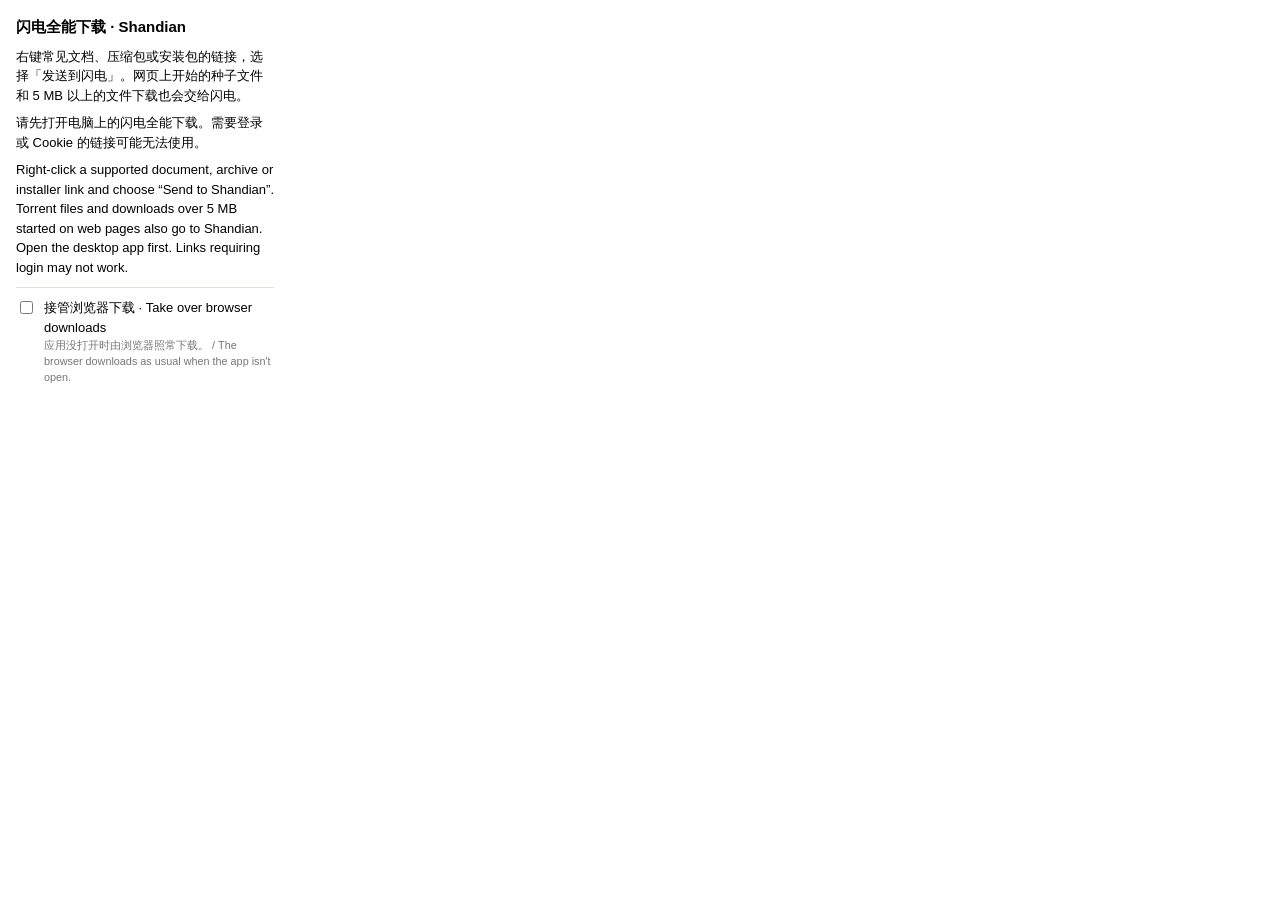
<file: browser-extension-store/popup.html>
<!doctype html>
<html lang="zh-CN"><head><meta charset="utf-8"><style>
body { width: 290px; margin: 0; padding: 16px; box-sizing: border-box; font: 13px -apple-system, sans-serif; line-height: 1.5; }
h1 { font-size: 15px; margin: 0 0 8px; } p { margin: 8px 0; } #result { color: #8b4b00; }
label { display: flex; align-items: flex-start; gap: 8px; margin: 10px 0; padding-top: 10px; border-top: 1px solid #e5e0d8; cursor: pointer; }
label input { margin-top: 3px; } small { display: block; color: #777; }
</style></head><body>
<h1>闪电全能下载 · Shandian</h1>
<p>右键常见文档、压缩包或安装包的链接，选择「发送到闪电」。网页上开始的种子文件和 5 MB 以上的文件下载也会交给闪电。</p>
<p>请先打开电脑上的闪电全能下载。需要登录或 Cookie 的链接可能无法使用。</p>
<p>Right-click a supported document, archive or installer link and choose “Send to Shandian”. Torrent files and downloads over 5 MB started on web pages also go to Shandian. Open the desktop app first. Links requiring login may not work.</p>
<label><input type="checkbox" id="takeover"><span>接管浏览器下载 · Take over browser downloads<small>应用没打开时由浏览器照常下载。 / The browser downloads as usual when the app isn't open.</small></span></label>
<p id="result"></p>
<script src="popup.js"></script></body></html>
</file>
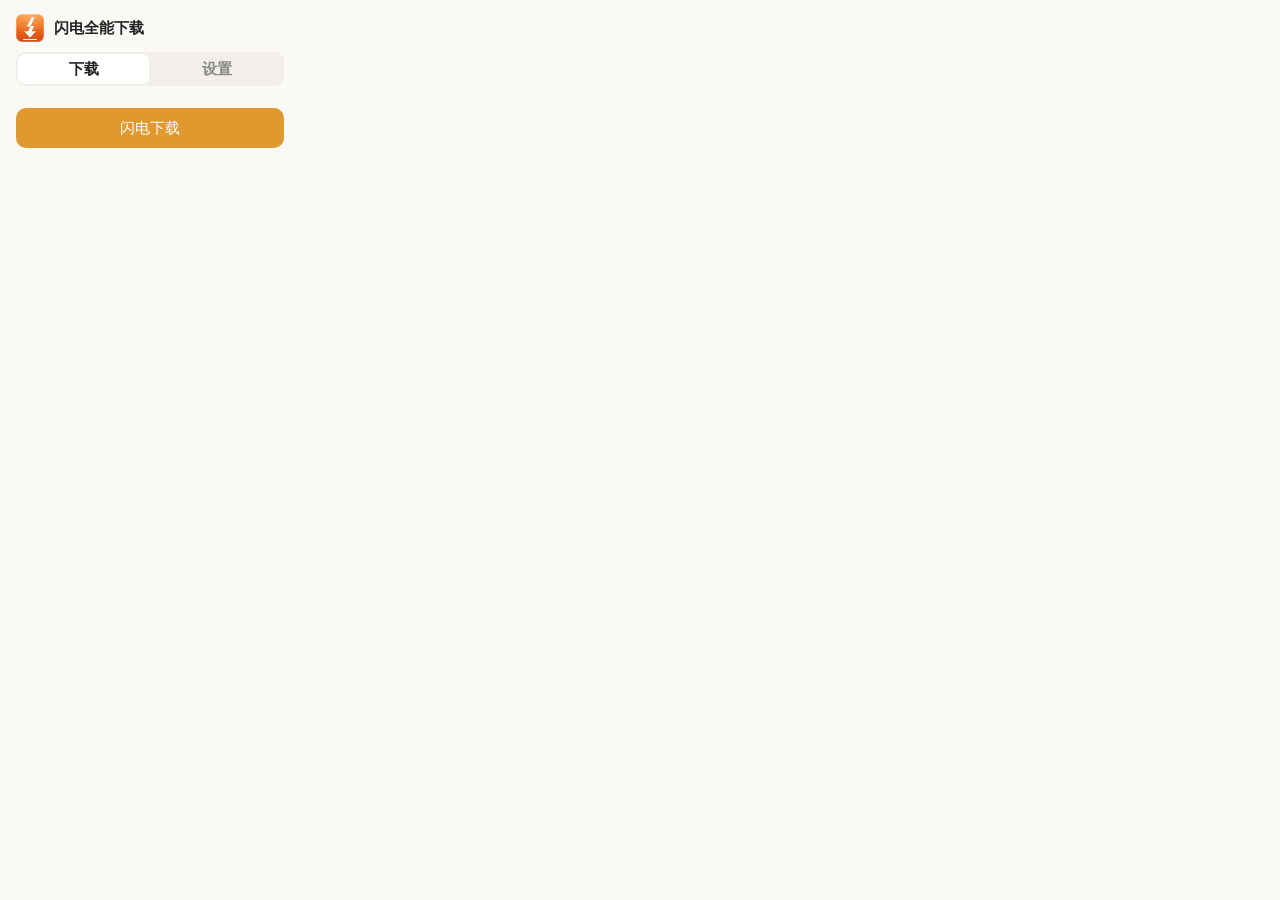
<file: windows/browser-extension/popup.html>
<!doctype html>
<html lang="zh-CN">
<head>
<meta charset="utf-8">
<style>
  :root { --tint: #E0992F; --text: #222; --sub: #888; --bg: #FBF9F6; --line: #EAE5DD; --field: #F2EFEA; --raised: #FFF; color-scheme: light; }
  @media (prefers-color-scheme: dark) { :root { --text: #EEE; --sub: #999; --bg: #2A2723; --line: #3A3631; --field: #302D28; --raised: #403C36; color-scheme: dark; } }
  body { margin: 0; width: 300px; font: 13px -apple-system, "PingFang SC", sans-serif; color: var(--text); background: var(--bg); }
  body.batch-mode { width: 400px; }
  body.media-mode { width: 368px; }
  .head { display: flex; align-items: center; gap: 10px; padding: 14px 16px 10px; }
  .head img { width: 28px; height: 28px; }
  .head b { font-size: 15px; }
  .page { padding: 0 16px 14px; }
  .title { color: var(--sub); white-space: nowrap; overflow: hidden; text-overflow: ellipsis; margin-bottom: 10px; }
  button.main { width: 100%; height: 40px; border: 0; border-radius: 10px; background: var(--tint); color: #fff;
    font-size: 15px; font-weight: 600; cursor: pointer; }
  button.main:disabled { opacity: .6; cursor: default; }
  button.scan { margin-top: 8px; width: 100%; padding: 8px; border: 1px solid var(--line); border-radius: 8px; background: transparent; color: var(--text); cursor: pointer; }
  .download-actions {
    display: flex;
    --shandian-segment-background: var(--tint);
    --shandian-segment-color: #fff;
    --shandian-segment-hover: #0001;
    --shandian-segment-divider: #fff5;
  }
  .download-actions #dl { flex: 1; min-width: 0; font-weight: 400; }
  #batch { margin-top:8px; }
  .download-tools { margin-top: 10px; }
  .download-tools > summary { padding: 4px 0; color: var(--sub); cursor: pointer; }
  body:not(.media-mode) #capture { width: auto; border: 0; padding: 4px 0; color: var(--text); }
  .results { max-height: 210px; overflow-y: auto; margin-top: 6px; }
  .result { display: block; width: 100%; text-align: left; margin-top: 5px; padding: 8px; border: 1px solid var(--line); border-radius: 7px; color: var(--text); background: transparent; cursor: pointer; }
  .batch-row { display: flex; align-items: center; gap: 7px; margin-top: 6px; }
  .batch-name { display:flex; flex-direction:column; flex:1; min-width:0; gap:3px; }
  .batch-row .batch-reason { color:var(--text); font-size:12px; line-height:1.4; white-space:normal; overflow-wrap:anywhere; }
  .batch-row span.name { display:block; flex: 1; min-width:0; overflow: hidden; white-space: nowrap; text-overflow: ellipsis; }
  .batch-row small { color: var(--sub); white-space: nowrap; }
  .batch-file-tree { --tree-indent: 18px; }
  .batch-file-tree .batch-row { min-height: 26px; margin: 0; gap: 8px; font-size: 12.5px; cursor: pointer; }
  .batch-file-tree > .batch-row, .batch-folder-files > .batch-row { margin-inline-start: var(--tree-indent); }
  .batch-folder { display: flex; align-items: center; }
  .batch-folder .batch-row { flex: 1; min-width: 0; font-weight: 600; }
  .batch-folder-files { padding-inline-start: var(--tree-indent); }
  .batch-file-icon { width: 16px; height: 16px; flex: 0 0 16px; color: var(--sub); fill: none; stroke: currentColor; stroke-width: 1.7; stroke-linejoin: round; }
  .batch-fold-toggle { display: grid; place-items: center; flex: 0 0 var(--tree-indent); height: 26px; padding: 0; border: 0; border-radius: 4px; background: transparent; color: var(--text); cursor: pointer; }
  .batch-fold-toggle::before { content: ""; width: 12px; height: 12px; background: currentColor; clip-path: polygon(3px 1px, 10px 6px, 3px 11px); }
  .batch-fold-toggle[aria-expanded="true"]::before { transform: rotate(90deg); }
  .batch-fold-toggle:hover { background: var(--raised); }
  .batch-fold-toggle:focus-visible { outline: 1px solid var(--text); outline-offset: -1px; }
  .batch-actions { display: flex; align-items: center; justify-content: space-between; margin-top: 8px; gap: 8px; }
  .batch-actions[hidden] { display: none; }
  .batch-actions label { display: flex; align-items: center; gap: 8px; }
  #media-results { max-height: 280px; margin-top: 8px; }
  #media-results:empty { display: none; }
  .media-card { padding: 10px; border: 1px solid var(--line); border-radius: 10px; }
  .media-card + .media-card { margin-top: 7px; }
  .media-top { display: flex; align-items: center; gap: 7px; }
  .media-top .batch-row { flex: 1; min-width: 0; margin: 0; cursor: pointer; }
  .media-top strong { overflow: hidden; text-overflow: ellipsis; white-space: nowrap; font-size: 14px; }
  .media-meta { display: flex; flex-wrap: wrap; gap: 2px 8px; }
  .media-meta span { flex: none; max-width: 100%; white-space: normal; overflow-wrap: anywhere; }
  .media-top button { flex: none; height: 30px; border-radius: 8px; font: inherit; cursor: pointer; }
  .media-play { width: 30px; padding: 0; color: var(--text); border: 1px solid var(--line); background: var(--bg); }
  .media-play[aria-label="停止试听"] { border-color: var(--tint); color: var(--tint); }
  .media-single { min-width: 52px; padding: 0 7px; color: white; border: 0; background: var(--tint); }
  .media-single:disabled { opacity: .55; cursor: default; }
  .media-player { display: flex; align-items: center; gap: 8px; height: 34px; visibility: hidden; }
  .media-player.on { visibility: visible; }
  .media-wave { position: relative; flex: 1; min-width: 0; height: 28px; }
  .media-wave:has(input:focus-visible) { box-shadow: inset 0 -1px var(--sub); }
  .media-peaks { position: absolute; inset: 0; display: block; width: 100%; height: 100%; color: var(--sub); pointer-events: none; }
  .media-wave-status { position: absolute; inset: 0; display: grid; place-items: center; color: var(--sub); font-size: 11px; pointer-events: none; }
  .media-wave-status[hidden] { display: none; }
  .media-peaks-played { color: var(--tint); clip-path: inset(0 calc(100% - var(--progress, 0%)) 0 0); }
  .media-wave input { position: absolute; inset: 0; width: 100%; height: 100%; margin: 0; opacity: 0; cursor: pointer; }
  .media-time { flex: none; width: 82px; text-align: right; color: var(--sub); white-space: nowrap; font-variant-numeric: tabular-nums; }
  .batch-actions button { padding: 6px 10px; border: 0; border-radius: 7px; background: var(--tint); color: white; cursor: pointer; }
  .batch-actions button:disabled { opacity: .5; cursor: default; }
  #site-batch-progress { appearance:none; -webkit-appearance:none; display:block; width:100%; height:6px; margin-top:8px; border:0; border-radius:3px; overflow:hidden; }
  #site-batch-progress::-webkit-progress-bar { background:var(--line); border:0; box-shadow:none; }
  #site-batch-progress::-webkit-progress-value { background:var(--tint); border:0; box-shadow:none; }
  #site-batch-controls { justify-content:flex-start; }
  #site-batch-controls button { color:var(--text); background:transparent; border:1px solid var(--line); }
  .wechat-input { box-sizing: border-box; width: 100%; margin: 8px 0; padding: 9px; border: 1px solid var(--line); border-radius: 8px; background: transparent; color: var(--text); }
  .hint:empty { display: none; }
  .quality { display:flex;align-items:center;gap:10px;margin:0 0 10px; }
  .quality select { flex:1;min-width:0;padding:7px;border:1px solid var(--line);border-radius:8px;background:var(--bg);color:var(--text);font:inherit; }
  [hidden] { display: none !important; }
  .tabs { margin: 0 16px 12px; --shandian-segment-background: var(--field); --shandian-segment-color: var(--sub); }
  .tabs button.on { background: var(--raised); color: var(--text); }
  body.show-settings #page { display: none; }
  body:not(.show-settings) :is(.row, .cloud-settings) { display: none !important; }
  /* 滚动条细一点，跟随深浅色，不要系统那条白的 */
  html, .results { scrollbar-width: thin; scrollbar-color: var(--line) transparent; }
  .results { max-height: 170px; }
  .hint { color: var(--sub); font-size: 12px; margin-top: 8px; line-height: 1.5; }
  .row { display: flex; align-items: center; justify-content: space-between; gap: 10px; padding: 8px 16px; border-top: 1px solid var(--line); }
  .row small { display: block; color: var(--sub); font-size: 11.5px; margin-top: 2px; line-height: 1.35; }
  body.show-settings .row input[type=checkbox] { flex-basis: 18px; width: 18px; height: 18px; margin-inline-end: 3.5px; }
  #channel-background-wait { flex: none; box-sizing: border-box; min-width: 66px; height: 34px; padding: 0 8px; border: 1px solid var(--line); border-radius: 9px; background: var(--field); color: var(--text); font: inherit; cursor: pointer; }
  @supports (appearance: base-select) {
    #channel-background-wait, #channel-background-wait::picker(select) { appearance: base-select; }
    #channel-background-wait::picker(select) {
      position-area: block-end span-inline-start;
      position-try-fallbacks: flip-block;
      margin: 6px 0;
      padding: 4px;
      border: 1px solid var(--line);
      border-radius: 9px;
      background: var(--raised);
      color: var(--text);
      box-shadow: 0 6px 18px #0003;
    }
    #channel-background-wait option { min-height: 30px; padding: 4px 7px; border-radius: 6px; box-sizing: border-box; background: transparent; }
    #channel-background-wait option:checked { color: var(--tint); }
    #channel-background-wait option:hover { background: var(--field); }
    #channel-background-wait option:focus-visible { outline: 1px solid var(--sub); outline-offset: -1px; }
  }
  .cloud-settings > summary { min-height: 34px; cursor: pointer; list-style: none; }
  .cloud-settings > summary::-webkit-details-marker { display: none; }
  .cloud-settings > summary::after { content: ""; width: 6px; height: 6px; border-right: 1px solid var(--sub); border-bottom: 1px solid var(--sub); transform: rotate(45deg); }
  .cloud-settings[open] > summary::after { transform: rotate(225deg); }
  .cloud-settings .row:not(summary) { border-top: 0; padding-block: 5px; }
  input[type=checkbox] { flex: 0 0 13px; width: 13px; height: 13px; margin: 0; accent-color: var(--tint); }
</style>
<link rel="stylesheet" href="segments.css">
</head>
<body>
  <svg width="0" height="0" style="position:absolute" aria-hidden="true" focusable="false">
    <symbol id="i-doc" viewBox="0 0 24 24"><path fill="currentColor" stroke="none" d="M21 8V20.9932C21 21.5501 20.5552 22 20.0066 22H3.9934C3.44495 22 3 21.556 3 21.0082V2.9918C3 2.45531 3.4487 2 4.00221 2H14.9968L21 8ZM19 9H14V4H5V20H19V9Z"/></symbol>
    <symbol id="i-image" viewBox="0 0 24 24"><rect x="3.5" y="4.5" width="17" height="15" rx="2"/><circle cx="8.5" cy="9.5" r="1.5"/><path d="M20.5 15.5l-5-5-9 9"/></symbol>
    <symbol id="i-folder" viewBox="0 0 24 24"><path fill="currentColor" stroke="none" d="M4 5V19H20V7H11.5858L9.58579 5H4ZM12.4142 5H21C21.5523 5 22 5.44772 22 6V20C22 20.5523 21.5523 21 21 21H3C2.44772 21 2 20.5523 2 20V4C2 3.44772 2.44772 3 3 3H10.4142L12.4142 5Z"/></symbol>
  </svg>
  <div class="head"><img src="icons/icon48.png" alt=""><b>闪电全能下载</b></div>
  <div class="tabs shandian-segments"><button id="tab-dl" class="on">下载</button><button id="tab-set">设置</button></div>
  <div class="page" id="page">
    <div class="title" id="title"></div>
    <button class="scan" id="wechat-toggle" hidden>下载视频号 ›</button>
    <div id="wechat" hidden><input class="wechat-input" id="wechat-link" placeholder="粘贴微信视频号分享链接"><button class="main" id="wechat-download">闪电下载</button><div class="hint">分享链接将交给腾讯元宝解析；首次会打开页面完成初始化。</div></div>
    <button class="main" id="baidu-open" hidden></button>
    <label class="quality" id="mp-quality-row" hidden><span>分辨率</span><select id="mp-quality"><option value="">最高画质</option></select></label>
    <div class="download-actions">
      <button class="main" id="dl">闪电下载</button>
      <button class="scan" id="download-collection" hidden>下载合集</button>
    </div>
    <button class="main" id="batch" hidden>查找本页下载链接</button>
    <label class="quality" id="site-batch-format-row" hidden><span>爱给音频格式</span><select id="site-batch-format"><option value="mp3">MP3</option><option value="wav">WAV（原站可用时）</option></select></label>
    <div id="more" hidden>
    <button class="scan" id="scan">查找音视频和字幕</button>
    <div class="hint" id="media-hint" role="status"></div>
    <button class="scan" id="capture" hidden title="仅在本页侦测媒体类型，5 分钟后自动停止；首次启用需要浏览器授权">开始播放侦测</button>
    <div class="results" id="media-results"></div>
    <div class="media-player" id="media-player" hidden>
      <div class="media-wave" id="media-wave">
        <canvas class="media-peaks" aria-hidden="true"></canvas>
        <canvas class="media-peaks media-peaks-played" aria-hidden="true"></canvas>
        <span class="media-wave-status" role="status" hidden></span>
        <input type="range" min="0" max="1000" aria-label="试听进度" disabled>
      </div>
      <span class="media-time"></span>
    </div>
    <div class="batch-actions" id="media-actions" hidden>
      <label><input type="checkbox" id="media-all"> 全选</label>
      <button type="button" id="media-download" disabled>下载所选</button>
    </div>
    </div>
    <details class="download-tools" id="download-tools" hidden>
      <summary>更多下载工具</summary>
    </details>
    <div class="results" id="results"></div>
    <div class="batch-actions" id="batch-actions" hidden><label><input type="checkbox" id="select-all"> <span id="site-batch-select-label">全选</span></label><button id="download-selected">下载所选</button></div>
    <div class="batch-actions" id="baidu-actions" hidden>
      <label><input type="checkbox" id="baidu-all"> 全选</label>
      <button id="baidu-dl">下载所选</button>
    </div>
    <div class="hint" id="hint"></div>
    <progress id="site-batch-progress" aria-label="获取下载地址" hidden></progress>
    <div class="batch-actions" id="site-batch-controls" hidden>
      <button type="button" id="site-batch-verify">查看原站验证</button>
      <button type="button" id="site-batch-cancel">停止</button>
    </div>
  </div>
  <label class="row">
    <span>接管浏览器下载<small>网页上点下载时交给闪电全能下载</small></span>
    <input type="checkbox" id="takeover">
  </label>
  <label class="row">
    <span>悬停下载按钮<small>鼠标移到视频或下载链接上时显示闪电按钮</small></span>
    <input type="checkbox" id="hover-button">
  </label>
  <label class="row" data-settings>
    <span>视频号后台等待<small>悬浮及自动解析：首次唤醒元宝，后续超时再唤醒</small></span>
    <select id="channel-background-wait" aria-label="视频号后台等待"><option value="3">3 秒</option><option value="5">5 秒</option><option value="10">10 秒</option></select>
  </label>
  <label class="row" data-settings>
    <span>网盘工具栏<small>在支持的网盘网页显示「闪电下载」</small></span>
    <input type="checkbox" id="cloud-toolbar">
  </label>
  <details class="cloud-settings" data-settings>
    <summary class="row">百度 AppKey</summary>
    <div class="row" style="display:block">
      <small>到<a href="https://pan.baidu.com/union/console" target="_blank" rel="noopener" style="color:var(--tint)">百度网盘开放平台</a>免费创建应用后填入，只存在本机；不要填 AppSecret</small>
      <input class="wechat-input" id="baidu-appkey" aria-label="百度 AppKey" placeholder="AppKey" spellcheck="false" autocomplete="off">
    </div>
  </details>
  <script src="cloud-sites.js"></script>
  <script src="popup-waveform.js"></script>
  <script src="huggingface.js"></script>
  <script src="source-labels.js"></script>
  <script src="popup.js"></script>
  <script src="batch-ui.js"></script>
  <script src="baidu-ui.js"></script>
</body>
</html>
</file>
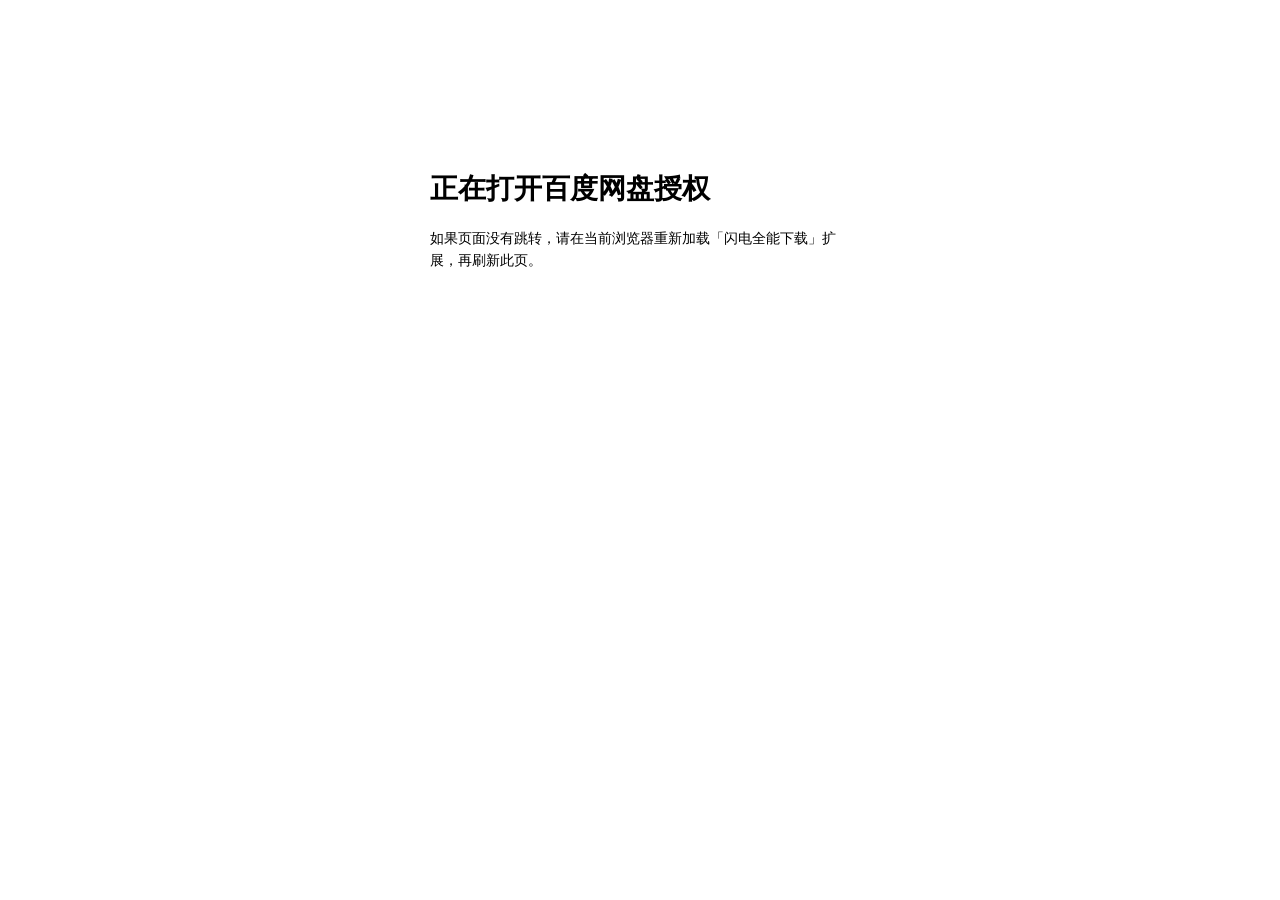
<file: windows/ui/baidu-authorize.html>
<!doctype html>
<html lang="zh-CN">
<meta charset="utf-8">
<meta name="viewport" content="width=device-width, initial-scale=1">
<title>百度网盘授权 · 闪电全能下载</title>
<style>
:root { color-scheme: light dark; font: 14px "Microsoft YaHei", sans-serif; }
main { max-width: 30em; margin: 15vh auto; padding: 16px; }
p { line-height: 1.6; }
</style>
<main>
  <h1>正在打开百度网盘授权</h1>
  <p>如果页面没有跳转，请在当前浏览器重新加载「闪电全能下载」扩展，再刷新此页。</p>
</main>
</html>
</file>
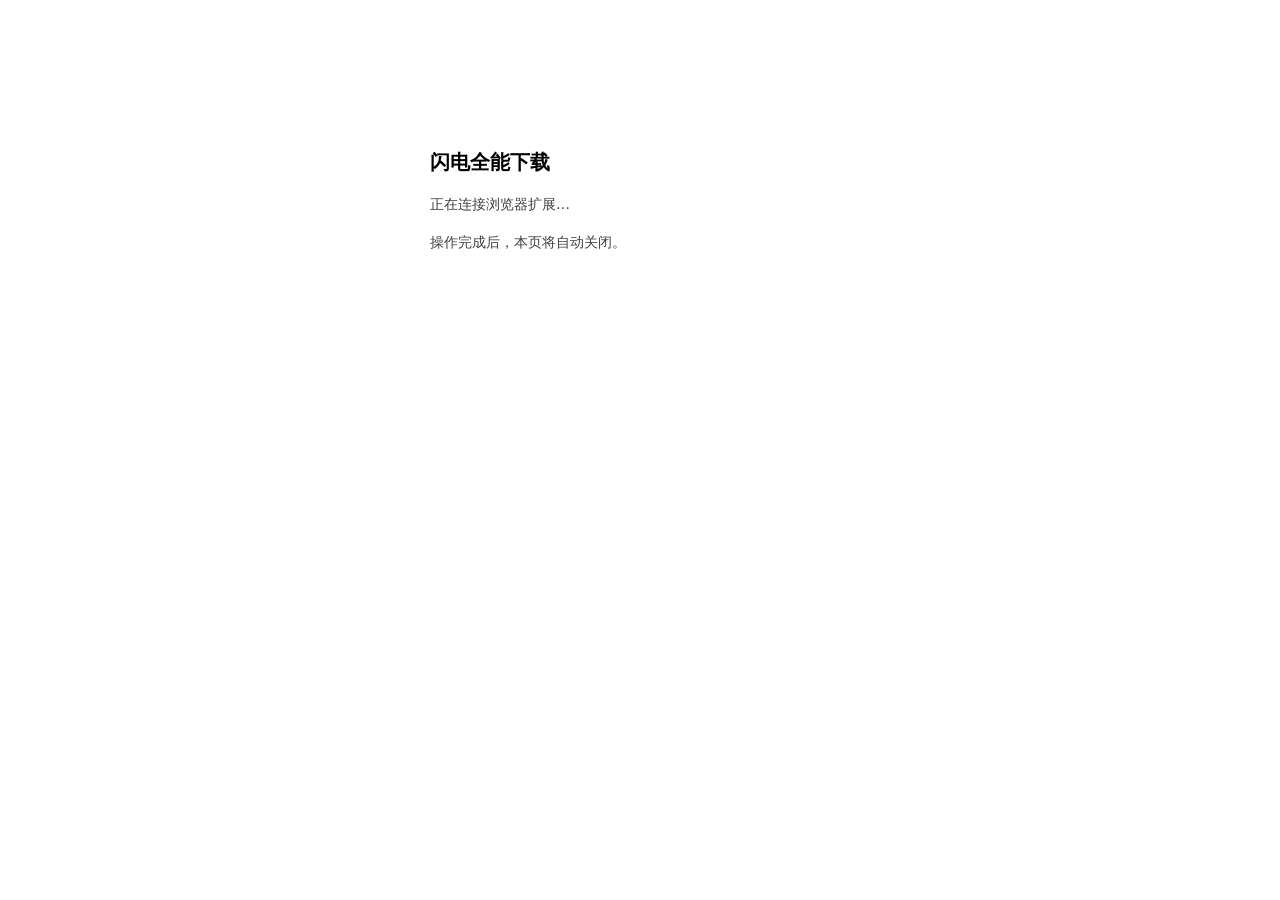
<file: windows/ui/channel-open.html>
<!doctype html>
<html lang="zh-CN"><head><meta charset="utf-8"><meta name="viewport" content="width=device-width,initial-scale=1"><title>闪电全能下载</title>
<style>
:root{color-scheme:light dark}body{margin:12vh auto;padding:24px;max-width:420px;background:Canvas;color:CanvasText;font:14px/1.7 system-ui,sans-serif}h1{font-size:20px}p{opacity:.75}
</style></head><body><h1>闪电全能下载</h1><p id="channel-status" role="status">正在连接浏览器扩展…</p><p>操作完成后，本页将自动关闭。</p></body></html>
</file>
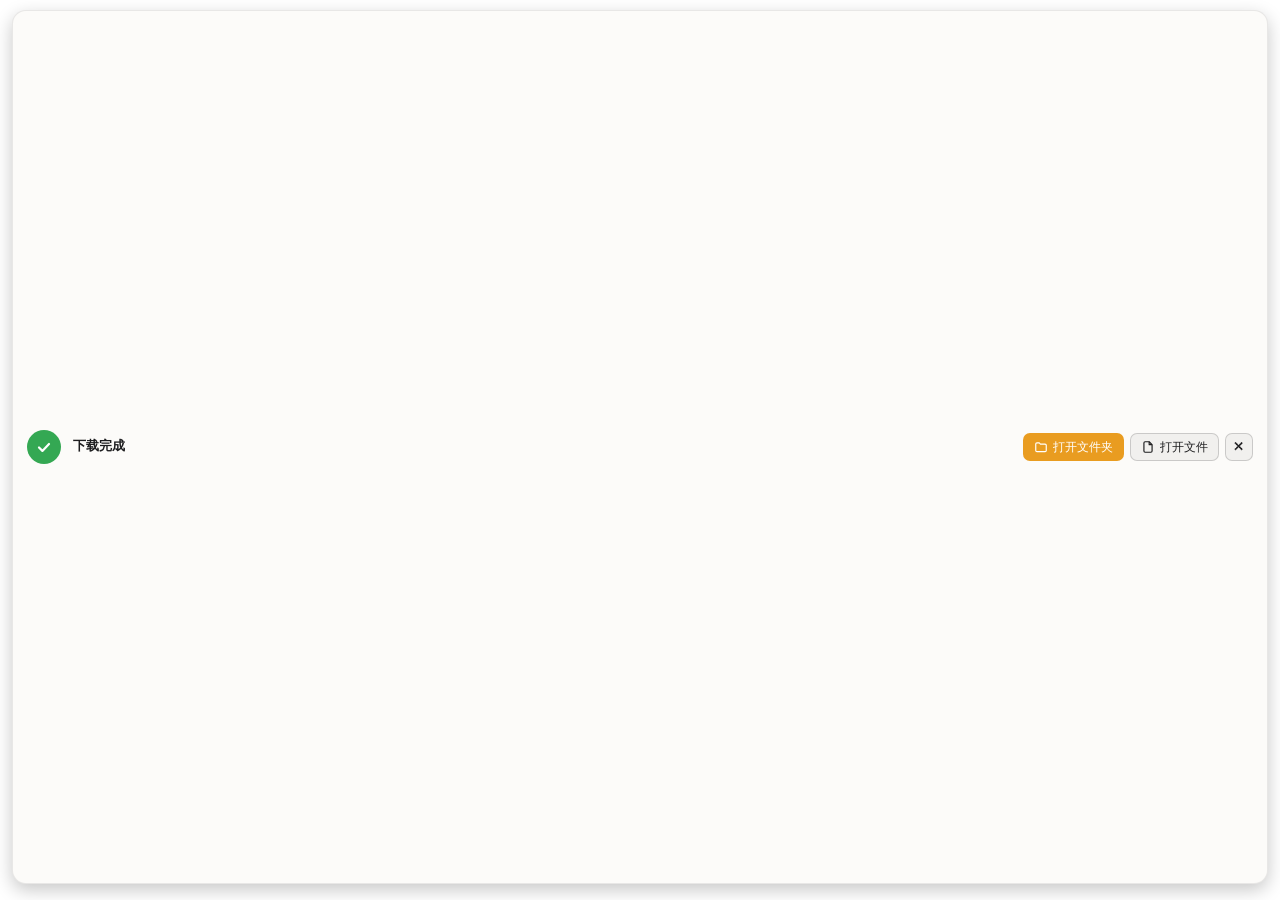
<file: windows/ui/done.html>
<!doctype html>
<html lang="zh-CN">
<head>
<meta charset="utf-8">
<title>下载完成</title>
<!-- 下载完成卡片：和剪贴板浮窗同一套外观，在屏幕右下角、任务栏上方，不抢焦点，8 秒自己消失。
     圆角和阴影由 CSS 画，窗口本身透明（见 float.rs） -->
<script src="theme.js"></script>
<link rel="stylesheet" href="accent.css">
<style>
  :root {
    --card: #fcfbf9; --title: rgb(29, 29, 31); --sub: rgb(138, 138, 142);
    --line: rgba(0, 0, 0, 0.08); --btn2: rgba(0, 0, 0, 0.045); --btn2-line: rgba(0, 0, 0, 0.16); --btn2-hover: rgba(0, 0, 0, 0.085);
    --ok: rgb(52, 168, 83);
  }
  html[data-dark="1"] {
    --card: #26262a; --title: rgb(245, 245, 247); --sub: rgb(152, 152, 157);
    --line: rgba(255, 255, 255, 0.1); --btn2: rgba(255, 255, 255, 0.07); --btn2-line: rgba(255, 255, 255, 0.18); --btn2-hover: rgba(255, 255, 255, 0.12);
    --ok: rgb(90, 200, 120);
  }
  html, body {
    margin: 0; height: 100%; background: transparent; overflow: hidden; user-select: none; cursor: default;
    font-family: "Segoe UI Variable Display", "Segoe UI", "Microsoft YaHei UI", sans-serif;
  }
  .card {
    box-sizing: border-box; position: absolute; inset: 10px 12px 16px 12px; padding: 12px 14px;
    display: flex; align-items: center; gap: 12px; background: var(--card); border: 1px solid var(--line);
    border-radius: 14px; box-shadow: 0 6px 18px rgba(0, 0, 0, 0.22);
  }
  .icon { flex: none; width: 34px; height: 34px; border-radius: 50%; background: var(--ok); color: #fff; display: grid; place-items: center; }
  .text { flex: 1; min-width: 0; }
  .title { font-size: 13px; font-weight: 600; color: var(--title); }
  .name { margin-top: 3px; font-size: 12px; color: var(--sub); white-space: nowrap; overflow: hidden; text-overflow: ellipsis; }
  .btns { flex: none; display: flex; gap: 6px; }
  button { font: inherit; font-size: 12px; height: 28px; padding: 0 10px; border-radius: 7px; cursor: pointer; color: var(--title); background: var(--btn2); border: 1px solid var(--btn2-line); }
  button:hover { background: var(--btn2-hover); }
  #open, #folder { display: inline-flex; align-items: center; gap: 5px; }
  #folder[hidden] { display: none; }
  #folder { background: var(--tint); border-color: transparent; color: var(--on-tint); }
  #folder:hover { background: var(--tint-press); }
  #open.relogin { background: var(--tint); border-color: transparent; color: var(--on-tint); }
  #open .update-logo { display: none; }
  #open.update .update-logo { display: block; width: 17px; height: 17px; }
  #open.update svg { display: none; }
  .update-meter { display: block; appearance: none; width: 100%; height: 4px; margin-top: 5px; border: 0; border-radius: 4px; overflow: hidden; }
  .update-meter[hidden] { display: none; }
  .update-meter::-webkit-progress-bar { background: var(--btn2-hover); }
  .update-meter::-webkit-progress-value { background: var(--tint); border-radius: 4px; }
  #close { width: 28px; padding: 0; }
</style>
</head>
<body>
  <div class="card">
    <div class="icon"><svg width="18" height="18" viewBox="0 0 18 18" fill="none" stroke="currentColor" stroke-width="2.2" stroke-linecap="round" stroke-linejoin="round"><path d="M4 9.5l3.4 3.4L14 6"/></svg></div>
    <div class="text">
      <div class="title" id="title">下载完成</div>
      <div class="name" id="name"></div>
      <progress class="update-meter" id="update-meter" max="100" value="0" aria-label="更新下载进度" hidden></progress>
    </div>
    <div class="btns">
      <button id="folder"><svg viewBox="0 0 24 24" width="14" height="14" fill="none" stroke="currentColor" stroke-width="2" stroke-linejoin="round"><path d="M3 7a2 2 0 0 1 2-2h4l2 2h8a2 2 0 0 1 2 2v9a2 2 0 0 1-2 2H5a2 2 0 0 1-2-2z"/></svg><span>打开文件夹</span></button>
      <button id="open"><img class="update-logo" src="assets/logo.svg" alt=""><svg viewBox="0 0 24 24" width="14" height="14" fill="none" stroke="currentColor" stroke-width="2" stroke-linejoin="round"><path d="M14 3H7a2 2 0 0 0-2 2v14a2 2 0 0 0 2 2h10a2 2 0 0 0 2-2V8z"/><path d="M14 3v5h5"/></svg><span>打开文件</span></button>
      <button id="close" aria-label="关闭">✕</button>
    </div>
  </div>
<script>
  const { invoke } = window.__TAURI__?.core ?? {};
  const { listen } = window.__TAURI__?.event ?? {};
  const $ = (id) => document.getElementById(id);
  let timer;
  let noAuto = false;
  let updateVersion = null;
  const close = () => invoke("done_close").catch(() => {});
  // 鼠标停在卡片上时别消失，移开再算 8 秒
  const arm = () => { clearTimeout(timer); if (noAuto) return; timer = setTimeout(close, 8000); };
  async function pull() {
    const d = await invoke("done_pending").catch(() => null);
    if (!d) return;
    const previousVersion = updateVersion;
    updateVersion = String(d.id).startsWith("__windows_update__:") ? d.id.split(":")[1] : null;
    $("open").classList.toggle("update", !!updateVersion);
    if (!updateVersion || previousVersion !== updateVersion) {
      $("update-meter").hidden = true;
      $("update-meter").value = 0;
    }
    $("open").disabled = updateVersion ? !$("update-meter").hidden : false;
    if (updateVersion) {
      clearTimeout(timer);
      noAuto = true;
      $("title").textContent = "发现新版本";
      $("name").textContent = d.title;
      $("name").title = d.title;
      $("open").hidden = false;
      $("open").querySelector("span").textContent = "立即更新";
      $("open").classList.add("relogin");
      $("folder").hidden = true;
      return;
    }
    if (String(d.id).startsWith("__cloud_account__:")) {
      $("title").textContent = d.heading;
      $("name").textContent = d.title;
      $("name").title = d.title;
      $("open").hidden = false;
      $("open").querySelector("span").textContent = "重新关联";
      $("open").classList.add("relogin");
      $("folder").hidden = true;
      clearTimeout(timer);
      noAuto = true;
      return;
    }
    noAuto = false;
    $("open").querySelector("span").textContent = "打开文件";
    $("open").classList.remove("relogin");
    $("open").hidden = false;
    $("folder").hidden = false;
    $("title").textContent = d.more > 0 ? `下载完成（另有 ${d.more} 项）` : "下载完成";
    if (d.heading) {
      // 润色等耗时操作做完：本机视频可以直接播放，NAS 上的只提醒
      $("title").textContent = d.heading;
      $("folder").hidden = true;
      $("open").hidden = String(d.id).startsWith("nas:");
      $("open").querySelector("span").textContent = "播放";
    }
    $("name").textContent = d.title;
    $("name").title = d.title;
    arm();
  }
  $("open").addEventListener("click", async () => {
    if (!updateVersion) { await invoke("done_action", { action: "open" }).catch(() => {}); return; }
    $("open").disabled = true;
    $("update-meter").value = 0;
    $("update-meter").hidden = false;
    $("name").textContent = "正在下载安装包…";
    try { await invoke("update_install", { version: updateVersion }); }
    catch (error) { showUpdateRetry(String(error)); }
  });
  function showUpdateRetry(text) {
    $("update-meter").hidden = true;
    $("name").textContent = text;
    $("name").title = text;
    $("open").disabled = false;
    $("open").querySelector("span").textContent = "重试更新";
  }
  listen?.("update-progress", ({ payload }) => {
    if (!updateVersion || payload?.version !== updateVersion) return;
    if (payload.phase === "retry" || payload.phase === "failed") {
      showUpdateRetry(payload.message || "安装已关闭，可重试更新");
      return;
    }
    $("open").disabled = true;
    const percent = Math.round(Math.min(100, Math.max(0, Number(payload.percent) || 0)));
    $("update-meter").value = payload.phase === "verifying" || payload.phase === "installing" ? 100 : percent;
    $("update-meter").hidden = false;
    $("name").textContent = payload.phase === "installing" ? "正在安装更新…" :
      payload.phase === "verifying" ? "正在校验安装包…" : "正在下载 " + percent + "%";
  });
  $("folder").addEventListener("click", () => { invoke("done_action", { action: "folder" }).catch(() => {}); });
  $("close").addEventListener("click", close);
  document.body.addEventListener("mouseenter", () => clearTimeout(timer));
  document.body.addEventListener("mouseleave", arm);
  listen?.("done-data", pull);
  pull();
</script>
</body>
</html>
</file>
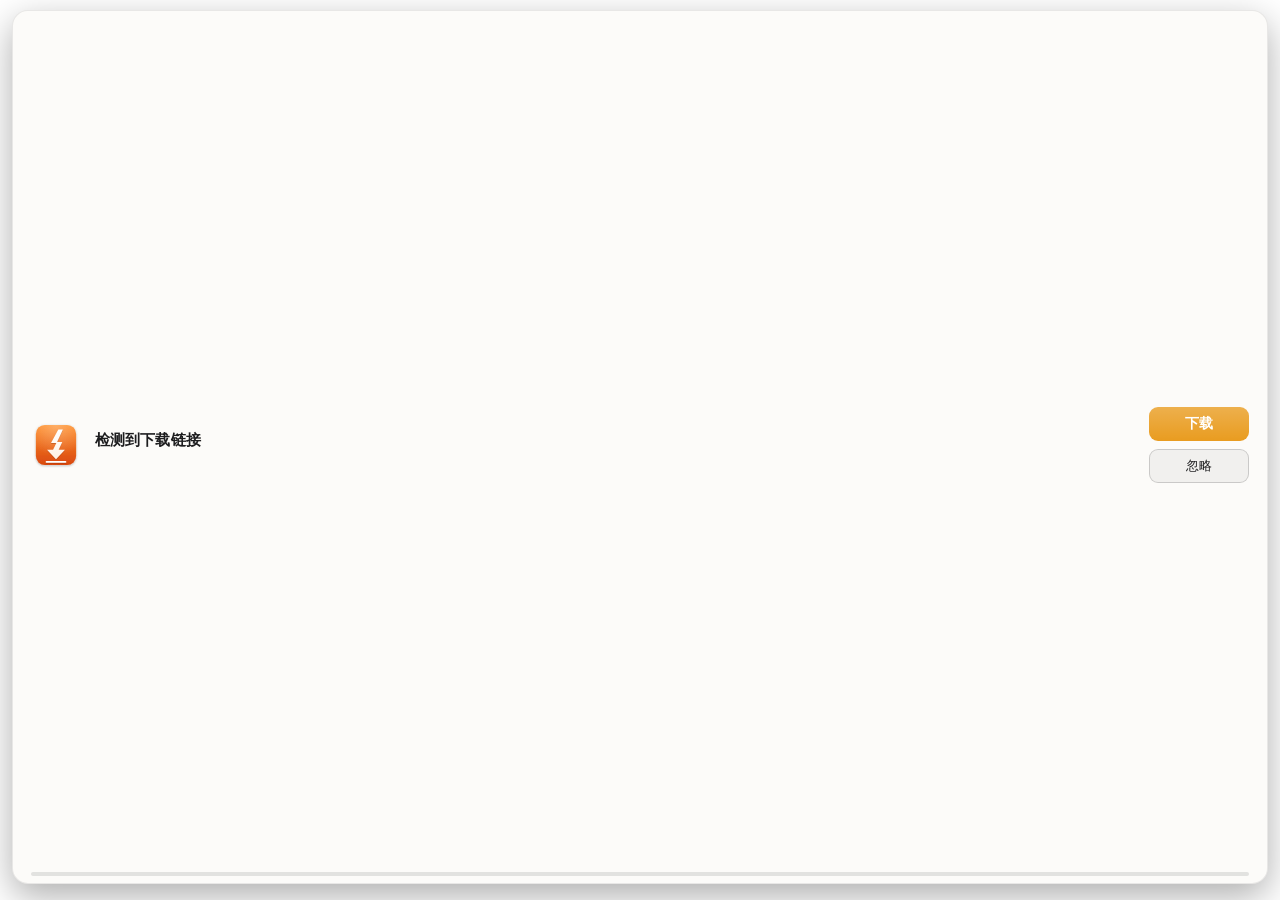
<file: windows/ui/float.html>
<!doctype html>
<html lang="zh-CN">
<head>
<meta charset="utf-8">
<title>检测到下载链接</title>
<!-- 剪贴板浮窗。Mac 版是 SwiftUI 画的 NSPanel（420 宽、圆角 16、半透明材质），
     这里用同一套配色复刻：卡片浮在透明窗口上，圆角由 CSS 画。
     窗口本身不抢焦点（Rust 侧 set_focusable(false)），所以按钮样式要自己保证够醒目。 -->
<script src="theme.js"></script>
<link rel="stylesheet" href="accent.css">
<style>
  :root {
    --card: #fcfbf9;
    --title: rgb(29, 29, 31);
    --sub: rgb(138, 138, 142);
    --line: rgba(0, 0, 0, 0.08);
    --ghost: rgba(0, 0, 0, 0.05);
    --ghost-press: rgba(0, 0, 0, 0.1);
    /* 次要按钮（忽略）：淡底 + 1px 描边，让它看着就是个能按的东西 */
    --btn2: rgba(0, 0, 0, 0.045);
    --btn2-line: rgba(0, 0, 0, 0.16);
    --btn2-hover: rgba(0, 0, 0, 0.085);
    --btn2-press: rgba(0, 0, 0, 0.13);
  }
  html[data-dark="1"] {
    --card: #26262a;
    --title: rgb(245, 245, 247);
    --sub: rgb(152, 152, 157);
    --line: rgba(255, 255, 255, 0.09);
    --ghost: rgba(255, 255, 255, 0.07);
    --ghost-press: rgba(255, 255, 255, 0.13);
    --btn2: rgba(255, 255, 255, 0.08);
    --btn2-line: rgba(255, 255, 255, 0.19);
    --btn2-hover: rgba(255, 255, 255, 0.13);
    --btn2-press: rgba(255, 255, 255, 0.18);
  }

  html, body {
    margin: 0;
    height: 100%;
    /* 窗口是真透明的（WebView 版浮窗）：body 不铺底色，
       圆角/描边/阴影全由 .card 自己画，浏览器抗锯齿，边缘平滑无锯齿 */
    background: transparent;
    overflow: hidden;
    font-family: "Segoe UI Variable Display", "Segoe UI", "Microsoft YaHei UI", "Microsoft YaHei", system-ui, sans-serif;
    -webkit-font-smoothing: antialiased;
    user-select: none;
    cursor: default;
  }

  .card {
    box-sizing: border-box;
    /* 四周留出阴影空间：窗口比卡片大一圈，透明区域什么都不画 */
    position: absolute;
    inset: 10px 12px 16px 12px;
    padding: 16px 18px 20px 18px;
    background: var(--card);
    border: 1px solid var(--line);
    border-radius: 16px;
    box-shadow: 0 12px 36px rgba(0, 0, 0, 0.32);
    /* 一行式：图标｜文字｜按钮柱，三者中间对齐，谁也不悬空 */
    display: flex;
    align-items: center;
    gap: 14px;
    overflow: hidden;
  }

  /* 应用图标：主界面那张琥珀色圆角方块，用纯 CSS 画，免得为浮窗再带一个图片资源。
     高度贴着右边三行文字，上下齐平，不再是一个小方块孤零零挂在左上 */
  /* 直接吃主程序那张图标（琥珀渐变 + 白闪电箭头），
     不再手画黑色闪电——两处图标不一致，看着像两个软件 */
  .logo {
    flex: none;
    width: 50px;
    height: 50px;
    border-radius: 13px;
    overflow: hidden;
  }
  .logo img { width: 100%; height: 100%; display: block; }
  .logo svg { width: 31px; height: 31px; }

  .body { flex: 1; min-width: 0; }
  .head {
    font-size: 15px;
    font-weight: 600;
    color: var(--title);
    margin: 0 0 5px;
    letter-spacing: 0.1px;
  }
  /* 网址再长也不换行：末尾省略号，卡片宽度是固定的 */
  .name {
    font-size: 13.5px;
    line-height: 1.35;
    color: var(--title);
    opacity: 0.86;
    white-space: nowrap;
    overflow: hidden;
    text-overflow: ellipsis;
  }
  .meta {
    margin-top: 4px;
    font-size: 12.5px;
    line-height: 1.3;
    color: var(--sub);
    white-space: nowrap;
    overflow: hidden;
    text-overflow: ellipsis;
  }

  /* 右侧一列按钮：两个等宽、上下同宽，形成一根整齐的柱子 */
  .acts {
    flex: none;
    width: 100px;
    display: flex;
    flex-direction: column;
    gap: 8px;
  }

  button {
    font: inherit;
    box-sizing: border-box;
    cursor: pointer;
    border-radius: 9px;
    width: 100%;
    height: 34px;
    padding: 0 10px;
    transition: background 0.12s ease, transform 0.06s ease, border-color 0.12s ease;
  }
  button:active { transform: scale(0.985); }

  .go {
    background-color: var(--tint);
    /* 和主窗口按钮同一套渐变，观感才是一家人 */
    background-image: linear-gradient(180deg, rgba(255, 255, 255, 0.2), rgba(255, 255, 255, 0));
    color: var(--on-tint);
    border: 0;
    font-size: 13.5px;
    font-weight: 600;
  }
  /* 只改 background-color：写 background 简写会把上面那层渐变清掉 */
  .go:hover { background-color: var(--tint-press); }

  /* 次要按钮也必须一眼是按钮：有底色、有描边、有文字色，不再是块光秃秃的字 */
  .no {
    background: var(--btn2);
    border: 1px solid var(--btn2-line);
    color: var(--title);
    font-size: 13px;
    font-weight: 500;
  }
  .no:hover { background: var(--btn2-hover); }
  .no:active { background: var(--btn2-press); }

  /* 关掉浮窗的倒计时：15 秒走完就收起来，和 Mac 版一致。
     左右和卡片内边距齐平，正好是上面那一行内容的宽度 */
  .bar {
    position: absolute;
    left: 18px;
    right: 18px;
    bottom: 7px;
    height: 4px;
    border-radius: 2px;
    /* 轨道要能看出来：不然琥珀段像一块贴错的色块 */
    background: var(--ghost-press);
    overflow: hidden;
  }
  .bar i {
    display: block;
    height: 100%;
    width: 100%;
    border-radius: 2px;
    background: var(--tint);
    transform-origin: left center;
    animation: shrink 15s linear forwards;
  }
  @keyframes shrink { to { transform: scaleX(0); } }
</style>
</head>
<body>
  <div class="card">
    <div class="logo"><img src="assets/logo.svg" alt=""></div>
    <div class="body">
      <div class="head" id="head">检测到下载链接</div>
      <div class="name" id="name"></div>
      <div class="meta" id="meta"></div>
    </div>
    <div class="acts">
      <button class="go" id="go">下载</button>
      <button class="no" id="no">忽略</button>
    </div>
    <div class="bar"><i></i></div>
  </div>

<script>
  const { invoke } = window.__TAURI__?.core ?? {};
  const { listen } = window.__TAURI__?.event ?? {};

  const $ = (id) => document.getElementById(id);
  let items = [];

  function render() {
    if (!items.length) return;
    const first = items[0];
    $("head").textContent = items.length > 1
      ? `检测到 ${items.length} 个下载链接`
      : "检测到下载链接";
    $("name").textContent = first.title || first.url;
    $("meta").textContent = first.dir
      ? `${first.kind}　存到「${first.dir}」`
      : first.kind;
    $("go").textContent = items.length > 1 ? "全部下载" : "下载";
  }

  async function pull() {
    try {
      items = await invoke("float_pending");
      render();
      restart();
    } catch (e) { /* 窗口正在关，忽略 */ }
  }

  // 15 秒没人理就自己收起来（Mac 版同样是 15 秒），进度条同步重置
  let auto = 0;
  function restart() {
    clearTimeout(auto);
    const bar = document.querySelector(".bar i");
    bar.style.animation = "none";
    void bar.offsetWidth;
    bar.style.animation = "";
    auto = setTimeout(() => invoke("float_close").catch(() => {}), 15000);
  }

  $("go").addEventListener("click", () => invoke("float_action", { action: "download" }).catch(() => {}));
  $("no").addEventListener("click", () => invoke("float_close").catch(() => {}));

  // Esc 关掉（浮窗不抢焦点，按键其实到不了这里，留着给调试和无障碍用）
  window.addEventListener("keydown", (e) => {
    if (e.key === "Escape") invoke("float_close").catch(() => {});
  });

  // 复用窗口时 Rust 会 emit 一次，让页面重新拉内容
  listen?.("float-data", pull);
  pull();
</script>
</body>
</html>
</file>
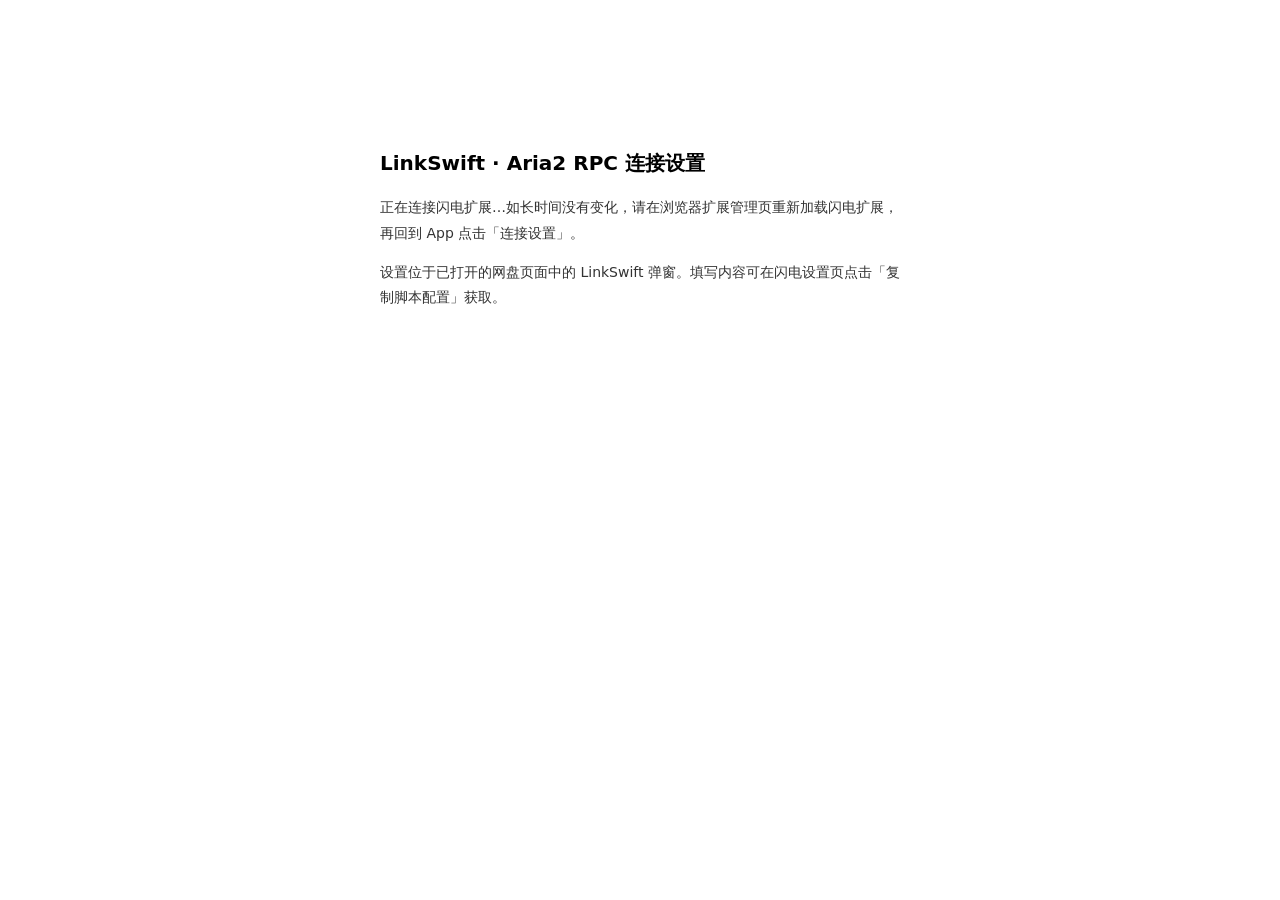
<file: windows/ui/linkswift-settings.html>
<!doctype html>
<html lang="zh-CN"><head><meta charset="utf-8"><meta name="viewport" content="width=device-width,initial-scale=1"><title>LinkSwift 连接设置</title>
<style>:root{color-scheme:light dark}body{margin:12vh auto;padding:24px;max-width:520px;background:Canvas;color:CanvasText;font:14px/1.8 system-ui,sans-serif}h1{font-size:20px}p{opacity:.8}</style>
</head><body><h1>LinkSwift · Aria2 RPC 连接设置</h1><p id="channel-status" role="status">正在连接闪电扩展…如长时间没有变化，请在浏览器扩展管理页重新加载闪电扩展，再回到 App 点击「连接设置」。</p><p>设置位于已打开的网盘页面中的 LinkSwift 弹窗。填写内容可在闪电设置页点击「复制脚本配置」获取。</p></body></html>
</file>
<file: windows/ui/accent.css>
/* Shared by the main window and native notification cards. */
:root {
  --accent-h: 36;
  --accent-s: 100%;
  --on-dark: #201703;
  --tint: var(--accent-color, hsl(var(--accent-h) var(--accent-s) 52%));
  --tint-press: hsl(var(--accent-h) var(--accent-s) 46%);
  --on-tint: #fff;
}
:root[data-theme="dark"] {
  --tint-press: hsl(var(--accent-h) var(--accent-s) 45%);
  --on-tint: var(--on-dark);
}

/* ---------- 强调色预设 ---------- */
/* 默认的琥珀色显示 Logo 本来的橙色，换了强调色才跟着变 */
:root[data-accent]:not([data-accent="amber"]) {
  --logo-top: hsl(var(--accent-h) var(--accent-s) 58%);
  --logo-bottom: hsl(var(--accent-h) var(--accent-s) 42%);
}
:root[data-accent="amber"] { --accent-h: 37; --accent-s: 82%; --on-dark: #201703; }
:root[data-accent="blue"] { --accent-h: 212; --accent-s: 92%; --on-dark: #fff; }
:root[data-accent="qinglian"] { --accent-h: 266.1972; --accent-s: 29.9578%; --accent-color: #72539A; --on-dark: #fff; }
:root[data-accent="shilv"] { --accent-h: 137.2881; --accent-s: 27.1889%; --accent-color: #4F8A60; --on-dark: #fff; }
:root[data-accent="songlv"] { --accent-h: 156.2264; --accent-s: 30.2857%; --accent-color: #3D725D; --on-dark: #fff; }
:root[data-accent="tongqing"] { --accent-h: 183.0380; --accent-s: 43.1694%; --accent-color: #347F83; --on-dark: #fff; }
:root[data-accent="baolan"] { --accent-h: 220.3636; --accent-s: 52.3810%; --accent-color: #3256A0; --on-dark: #fff; }
:root[data-accent="cobalt"] { --accent-h: 229.85; --accent-s: 82.04%; --on-dark: #fff; }
:root[data-accent="indigo"] { --accent-h: 232; --accent-s: 62%; --on-dark: #fff; }
:root[data-accent="graphite"] { --accent-h: 220; --accent-s: 8%; --on-dark: #fff; }
</file>
<file: windows/ui/style.css>
/* 浅色是主基调（对齐 Mac 版效果图），深色跟随系统。
   主题靠 <html data-theme="light|dark"> 切换，由 app.js 按系统偏好设置——不用
   @media (prefers-color-scheme) 是因为同一套变量写两遍容易漂，也方便以后加「手动选主题」。 */

:root {
  /* 强调色只存「色相 + 饱和度」，亮度按主题算——这样换一个色相，按钮/图标/
     占位封面/速度卡光晕会一起跟着变，不用逐条改。预设见文件末尾。 */
  /* 强调色自身的渐变两端：上亮一点、下暗一点，和参考图那种「同色系渐变」一致 */
  /* 参考图实测：上沿 hsl(37 82% 58%)、中段 52%，所以浅色也带一层很轻的渐变 */
  --tint-hi: hsl(var(--accent-h) var(--accent-s) 58%);
  --tint-lo: hsl(var(--accent-h) var(--accent-s) 47%);
  /* 进度条单独一组：浅色下整体提亮，右端（偏暗那头）也提上来到 58%，
     只留一点点亮度差，不再看着像一段阴影 */
  --bar-lo: hsl(var(--accent-h) var(--accent-s) 58%);
  --bar-hi: hsl(var(--accent-h) var(--accent-s) 66%);
  --window: rgb(251, 250, 248);
  --sidebar: rgb(243, 242, 238);
  --raised: #fff;
  /* 输入框底色：浅色和卡片同白，深色要比 raised(44) 暗，否则浮在一片深灰上显得发亮 */
  --field: #fff;
  --text: rgb(29, 29, 31);
  --sub: rgb(138, 138, 142);
  --line: rgba(0, 0, 0, 0.07);
  --line-soft: rgba(0, 0, 0, 0.05);
  --faint: rgba(0, 0, 0, 0.045);
  /* 列表行悬停：淡橙，和琥珀主题呼应（原来是淡灰，用户觉得不搭） */
  --hover: hsl(var(--accent-h) var(--accent-s) 45% / 0.13);
  --track: rgba(0, 0, 0, 0.075);
  --glow: hsl(var(--accent-h) var(--accent-s) 45% / 0.13);
  --failed: rgb(215, 58, 46);
  /* 「已连接」这类肯定状态 */
  --ok: rgb(46, 160, 67);
  --warning: rgb(166, 110, 0);
  /* 参考图实测：上沿 (237,179,64) → 下沿 (240,196,107)，饱和度约 80%，越往下越亮 */
  /* 默认封面跟强调色走：饱和度就用强调色的，明暗和强调色按钮一档（不再固定成 80% 饱和度） */
  --thumb-a: hsl(var(--accent-h) var(--accent-s) 52%);
  --thumb-b: hsl(var(--accent-h) var(--accent-s) 61%);
  --hero-a: hsl(var(--accent-h) var(--accent-s) 45% / 0.05);
  --hero-b: hsl(var(--accent-h) var(--accent-s) 45% / 0.012);
  /* 滚动条：浅色主题 hover/按压依次变暗 */
  --sb: rgba(0, 0, 0, 0.24);
  --sb-hover: rgba(0, 0, 0, 0.40);
  --sb-active: rgba(0, 0, 0, 0.56);
  --sheen: rgba(255, 255, 255, 0.2);
  --radius: 12px;
}

:root[data-theme="dark"] {
  --tint-hi: hsl(var(--accent-h) var(--accent-s) 57%);
  --tint-lo: hsl(var(--accent-h) var(--accent-s) 45%);
  --bar-lo: hsl(var(--accent-h) var(--accent-s) 43%); /* 比浅色 58% 低 15 个点，和默认封面一致 */
  --bar-hi: hsl(var(--accent-h) var(--accent-s) 51%); /* 比浅色 66% 低 15 个点 */
  --window: rgb(27, 27, 29);
  --sidebar: rgb(32, 32, 35);
  --raised: rgb(44, 44, 47);
  --field: rgb(37, 37, 40);
  --text: rgb(245, 245, 247);
  --sub: rgb(152, 152, 157);
  --line: rgba(255, 255, 255, 0.07);
  --line-soft: rgba(255, 255, 255, 0.05);
  --faint: rgba(255, 255, 255, 0.06);
  /* 深色下 hover 用中性白，和速度卡同一个路子：大面积带色底在深灰上会发脏 */
  --hover: rgba(255, 255, 255, 0.07);
  --track: rgba(255, 255, 255, 0.1);
  --glow: rgba(255, 255, 255, 0);
  --failed: rgb(255, 105, 97);
  --ok: rgb(63, 185, 80);
  --warning: rgb(238, 190, 55);
  --thumb-a: hsl(var(--accent-h) var(--accent-s) 37%); /* 比浅色 52% 低 15 个点 */
  --thumb-b: hsl(var(--accent-h) var(--accent-s) 46%); /* 比浅色 61% 低 15 个点 */
  /* 深色下不铺强调色：大面积暖色叠加在深灰上会变成一片脏棕，看着很糙 */
  --hero-a: rgba(255, 255, 255, 0.035);
  --hero-b: rgba(255, 255, 255, 0.012);
  /* 滚动条：深色主题 hover/按压依次变亮 */
  /* 深色下白色高光只留一点点，否则强调色整体发亮 */
  --sheen: rgba(255, 255, 255, 0.07);
  --sb: rgba(255, 255, 255, 0.26);
  --sb-hover: rgba(255, 255, 255, 0.42);
  --sb-active: rgba(255, 255, 255, 0.60);
}

* { box-sizing: border-box; }

/* [hidden] 的 UA 样式是 display:none，但作者样式里 .circle{display:grid} 这类会盖掉它，
   #purge-btn / #link-clear 都因此「藏不住」。这里统一兜一层，省得每次都踩 */
[hidden] { display: none !important; }

html, body {
  margin: 0;
  height: 100%;
  overflow: hidden;
}

body {
  /* 透明窗口：底色放到 #app 上，body 留空，圆角外才是真的透明 */
  background: transparent;
  color: var(--text);
  font-family: "Segoe UI Variable Display", "Segoe UI", "Microsoft YaHei UI", "Microsoft YaHei", system-ui, sans-serif;
  font-size: 13px;
  -webkit-font-smoothing: antialiased;
  user-select: none;
}

/* body 关了选中。设置页里的路径/说明仍放开方便复制；
   任务行文字不放开——拖选会把整行字弄成蓝底（用户反馈）。 */
.set-path, .set-hint, .ck-state {
  user-select: text;
  -webkit-user-select: text;
}

.sprite { position: absolute; width: 0; height: 0; overflow: hidden; }

.ic {
  width: 18px;
  height: 18px;
  flex: none;
  fill: none;
  stroke: currentColor;
  stroke-width: 1.7;
  stroke-linecap: round;
  stroke-linejoin: round;
}

/* 四角统一由原生窗口裁剪：Win11 使用系统圆角，Win10 和最大化窗口使用直角。
   页面不再叠加另一条圆角弧线，避免与系统边框、阴影错位。 */
#app {
  display: flex;
  height: 100vh;
  background: var(--window);
  border-radius: 0;
  overflow: hidden;
}

/* ---------- 自绘窗口按钮（无边框窗口） ---------- */
/* 紧凑圆角方块：上下/左右边距一致，贴右上角；hover 底比图标略大一圈就够 */
.win-ctrls {
  position: fixed;
  top: 6px;
  right: 6px;
  z-index: 40;
  display: flex;
  gap: 2px;
}
.win-btn {
  width: 30px;
  height: 28px;
  display: grid;
  place-items: center;
  border: 0;
  border-radius: 6px;
  background: transparent;
  color: var(--sub);
  cursor: default;
}
.win-btn .ic { width: 20px; height: 20px; stroke-width: 1.8; }
.win-btn:hover { background: var(--faint); color: var(--text); }
.win-btn.close:hover { background: #e81123; color: #fff; }

/* ---------- 侧栏 ---------- */

.sidebar {
  width: 212px;
  flex: none;
  display: flex;
  flex-direction: column;
  padding: 14px 10px 10px;
  background: var(--sidebar);
  overflow: hidden;
  transition: width 0.18s ease, padding 0.18s ease, opacity 0.12s ease;
}

/* 收起侧边栏 = 收成一条「图标栏」（不是整条消失）：
   宽度 212 → 64，文字/计数/标题全藏起来，只留图标居中，鼠标还能点 */
body.sb-collapsed .sidebar {
  width: 56px;
  padding-left: 4px;
  padding-right: 4px;
}
/* 顶部品牌整块让位给开关按钮（收起时开关就待在那个位置） */
body.sb-collapsed .brand { display: none; }
body.sb-collapsed .nav-title { display: none; }
body.sb-collapsed .nav:first-of-type { margin-top: 36px; }
/* 图标块之间拉开一点：1px 的行距对文字行合适，对色块太挤 */
body.sb-collapsed .nav { gap: 7px; }
body.sb-collapsed .nav + .nav { margin-top: 12px; }
/* 窄栏里悬停底色稍强一点：深色下 7% 白几乎看不出来，块又小。
   选中项（琥珀块）不参与：hover 一盖它就变灰，很怪 */
body.sb-collapsed .nav-item:hover:not(.active) { background: var(--faint); }
/* 图标项收成近方形，不要拉成一条横条：
   原来 width:auto 会被 flex 拉伸到整栏宽，选中色块就成了长条 */
body.sb-collapsed .nav-item {
  /* 略宽于高：图标底不是正方形，但也不至于拉成横条 */
  width: 34px;
  height: 32px;
  margin: 0 auto;
  padding: 0;
  gap: 0;
  justify-content: center;
  border-radius: 9px;
}
/* 底部「设置」单独一条规则：它挂着 .foot-row .nav-item 的 flex:1，
   在窄栏里会被拉满整栏（比其他图标宽一截）。这里拉回和上面一样的 34×32 */
body.sb-collapsed .foot-row .nav-item {
  flex: none;
  width: 34px;
  height: 32px;
  padding: 0;
  border-radius: 9px;
}
body.sb-collapsed .nav-item span,
body.sb-collapsed .nav-item .count { display: none; }
/* 窄栏里图标统一 20px + 统一描边，不然「下载圈」看着比「对勾圈」小一圈 */
body.sb-collapsed .nav-item .ic { width: 20px; height: 20px; stroke-width: 1.75; }
/* 底部：内核状态只留小圆点，设置只留齿轮，主题分段开关藏起来 */
body.sb-collapsed .engine { justify-content: center; padding: 0; }
body.sb-collapsed .engine-text,
body.sb-collapsed .engine .mini,
body.sb-collapsed .theme-seg { display: none; }
body.sb-collapsed .foot-row { justify-content: center; }

/* 有新版时「设置」文字后面多一个小橙点。用 flex 里的真实元素而不是绝对定位：
   绝对定位会压在「置」字上（试过，用户一眼就指出来了） */
.nav-dot {
  width: 6px;
  height: 6px;
  flex: none;
  border-radius: 50%;
  background: var(--tint);
  margin-left: 1px;
}
/* 停在设置页时按钮是橙底，橙点看不见，换成按钮自己的前景色 */
.nav-item.active .nav-dot { background: var(--on-tint); }

.brand {
  display: flex;
  align-items: center;
  gap: 9px;
  padding: 2px 8px 14px;
}

.logo { width: 26px; height: 26px; display: block; }

.brand-name {
  font-size: 14.5px;
  font-weight: 650;
  letter-spacing: 0.2px;
}

.nav { display: flex; flex-direction: column; gap: 1px; }

.nav-item {
  display: flex;
  align-items: center;
  gap: 9px;
  height: 34px;
  padding: 0 9px;
  border: 0;
  border-radius: 8px;
  background: transparent;
  color: var(--text);
  font: inherit;
  font-size: 13.5px;
  /* Mac 侧栏文字略重，未选中时是深灰而不是纯黑 */
  font-weight: 500;
  text-align: left;
  cursor: pointer;
}

/* Mac 版规则：图标未选中就用 App 强调色着色，选中变白（MainView.swift row() 注释同款） */
.nav-item .ic { color: var(--tint); }

.nav-item:hover { background: var(--hover); }

.nav-item.active {
  /* 底色 + 极淡的上亮下暗，比纯色更有体积感 */
  background-color: var(--tint);
  background-image: linear-gradient(180deg, var(--tint-hi), var(--tint-lo));
  color: var(--on-tint);
  font-weight: 600;
}

.nav-item.active .ic { color: var(--on-tint); }

.nav-item span { flex: 1; min-width: 0; overflow: hidden; text-overflow: ellipsis; white-space: nowrap; }

.count {
  font-size: 12px;
  font-weight: 500;
  font-variant-numeric: tabular-nums;
  color: var(--sub);
}

.nav-item.active .count { color: var(--on-tint); opacity: 0.85; }

.nav-title {
  padding: 16px 9px 6px;
  font-size: 11.5px;
  font-weight: 500;
  color: var(--sub);
}

.side-foot { margin-top: auto; display: flex; flex-direction: column; gap: 2px; }

/* 内核这一行和下面的 .foot-row 是同一套尺寸：28px 行高、同样的左右内边距，
   所以「启动/停止」的右边缘和外观分段开关严格对齐。 */
.engine {
  display: flex;
  align-items: center;
  gap: 7px;
  height: 28px;
  padding: 0 2px 0 9px;
  font-size: 11.5px;
  color: var(--sub);
}

.engine-text { flex: 1; min-width: 0; overflow: hidden; text-overflow: ellipsis; white-space: nowrap; }

.dot {
  width: 7px;
  height: 7px;
  flex: none;
  border-radius: 50%;
  background: var(--sub);
  opacity: 0.5;
}

.dot.on { background: rgb(52, 199, 89); opacity: 1; }
.dot.busy { background: var(--tint); opacity: 1; }

/* 小按钮：边框/底色复用 --line / --raised / --faint，和「设置」行是同一套语言 */
.mini {
  flex: none;
  height: 24px;
  padding: 0 9px;
  border: 1px solid var(--line);
  border-radius: 6px;
  background: var(--raised);
  color: var(--text);
  font: inherit;
  font-size: 11.5px;
  font-weight: 500;
  line-height: 1;
  cursor: pointer;
}

.mini:hover { background: var(--faint); }

.ver { font-size: 11px; color: var(--sub); font-variant-numeric: tabular-nums; }

/* 底部：左边「设置」只包住内容，右边是外观分段开关。三者同为 28px 高，视觉上齐平 */
.foot-row {
  display: flex;
  align-items: center;
  gap: 6px;
  padding: 0 2px;
}

.foot-row .nav-item {
  /* 只包住「设置」二字 + 图标，不再拉满剩余宽度 */
  flex: none;
  width: auto;
  min-width: 0;
  height: 28px;
  border-radius: 7px;
  font-size: 12.5px;
  padding: 0 8px;
  /* 和 theme-seg 按钮同一套图文间距 */
  gap: 5px;
}

.theme-seg {
  display: flex;
  flex: none;
  height: 28px;
  padding: 2px;
  gap: 2px;
  border-radius: 7px;
  background: var(--faint);
  margin-left: auto; /* 贴右 */
}

.theme-seg button {
  /* 只放图标：两个按钮各 24 宽，正好和 28 高的分段壳对齐 */
  width: 24px;
  height: 24px;
  padding: 0;
  display: inline-flex;
  align-items: center;
  justify-content: center;
  border: 0;
  border-radius: 5px;
  background: transparent;
  color: var(--sub);
  font: inherit;
  font-size: 11.5px;
  font-weight: 500;
  cursor: pointer;
}

.theme-seg button .ic { width: 14px; height: 14px; }
.theme-seg button:hover { color: var(--text); }

.theme-seg button.on {
  /* 和 .primary / .nav-item.active 同一套上亮下暗渐变 */
  background-color: var(--tint);
  background-image: linear-gradient(180deg, var(--tint-hi), var(--tint-lo));
  color: var(--on-tint);
  box-shadow: 0 1px 2px rgba(0, 0, 0, 0.16);
}

.ver { font-size: 11px; color: var(--sub); font-variant-numeric: tabular-nums; }

/* ---------- 主区 ---------- */

.main {
  flex: 1;
  min-width: 0;
  display: flex;
  flex-direction: column;
  /* 系统标题栏已经去掉（decorations:false），左侧就是一整栏：
     分隔线从顶到底一条，内容区方角，和 Mac 版一致，不再有转角残留 */
  border-left: 1px solid var(--line-soft);
  background: var(--window);
  overflow: hidden;
}

.topbar {
  height: 58px;
  flex: none;
  display: flex;
  align-items: center;
  gap: 14px;
  /* 右边留出窗口按钮（约 100px）+ 一点空隙，搜索框别压到按钮底下 */
  padding: 0 112px 0 24px;
}

/* 侧边栏开关固定在侧栏右上角（收回时自动挪到内容区左上），
   不跟着顶栏排版走，收起后也还找得到 */
#sb-toggle {
  position: fixed;
  /* 开关自己也要看得出是按钮：淡底 + 渐变，不是透明片 */
  background-color: var(--faint);
  background-image: linear-gradient(180deg, var(--sheen), rgba(255, 255, 255, 0));
  /* 和侧栏品牌、顶栏标题同一水平中线（顶栏 58px 高 → 圆心 29px） */
  top: 13px;
  left: 172px;
  z-index: 30;
  transition: left 0.18s ease;
}
#sb-toggle .ic { width: 18px; height: 18px; }
/* 收起后按钮落到窄栏顶端中间（原品牌位置），下面是图标列表 */
body.sb-collapsed #sb-toggle { left: 12px; top: 12px; }

.topbar h1 {
  margin: 0;
  flex: 1;
  font-size: 17px;
  font-weight: 650;
  letter-spacing: 0.2px;
}

.top-actions { display: flex; align-items: center; gap: 10px; }
/* 清单+叉的图标线条密，给到 19px 才看得清细节 */
#purge-btn .ic { width: 19px; height: 19px; }

.circle {
  width: 32px;
  height: 32px;
  flex: none;
  display: grid;
  place-items: center;
  border: 0;
  border-radius: 50%;
  background-color: var(--faint);
  /* 上沿一点高光，别让圆钮看着像纯色贴片 */
  background-image: linear-gradient(180deg, var(--sheen), rgba(255, 255, 255, 0));
  color: var(--text);
  cursor: pointer;
}

.circle:hover { background: var(--track); }
/* 圆钮里的图标放大到 18px，grid 居中，视觉更饱满 */
.circle .ic { width: 19px; height: 19px; }
.circle.sm { width: 32px; height: 32px; background-color: transparent; color: var(--sub); }
.circle.sm:hover { background: var(--faint); color: var(--text); }

/* 统一清空钮：包在 .clear-wrap 里，绝对贴右侧，上下左右留白一致 */
.clear-wrap { position: relative; display: flex; align-items: center; flex: 1; min-width: 0; }
.clear-wrap > input { flex: 1; min-width: 0; padding-right: 36px !important; }
.input-clear {
  position: absolute;
  right: 6px;
  top: 50%;
  transform: translateY(-50%);
  width: 20px;
  height: 20px;
  padding: 0;
  border: 0;
  border-radius: 50%;
  background: var(--faint);
  color: var(--sub);
  cursor: pointer;
  display: grid;
  place-items: center;
  flex: none;
}
.input-clear:hover { background: var(--track); color: var(--text); }
.input-clear .ic { width: 11px; height: 11px; }
.input-clear[hidden] { display: none !important; }

.primary {
  display: inline-flex;
  align-items: center;
  gap: 6px;
  height: 32px;
  /* 左侧 13：图标本身有 2px 内部留白，和右侧文字距边 15 对上 */
  padding: 0 14px 0 13px;
  border: 0;
  border-radius: 9px;
  /* 主按钮也来一点渐变：上沿偏亮、下沿回落到本色，比纯色更有体积感 */
  background-color: var(--tint);
  background-image: linear-gradient(180deg, var(--tint-hi), var(--tint-lo));
  color: var(--on-tint);
  font: inherit;
  font-size: 13px;
  font-weight: 600;
  cursor: pointer;
}

/* 只改底色：用 background 简写会把上面那层渐变 image 一起清掉，hover 就变回纯色了 */
.primary:hover { background-color: var(--tint-press); }
.primary:disabled { opacity: 0.45; cursor: default; }
.primary .ic { width: 15px; height: 15px; stroke-width: 2; }

.search {
  display: flex;
  align-items: center;
  gap: 6px;
  /* 用户反馈搜索框太小：加宽加高 */
  height: 34px;
  padding: 0 11px;
  border-radius: 9px;
  /* 和其他输入框补上同一条描边：之前只改了底色和圆角，
     少了这 1px 边框，摆在一起就它像个没有边的色块 */
  border: 1px solid var(--line);
  background: var(--field);
  color: var(--sub);
  position: relative;
}

.search .ic { width: 14px; height: 14px; flex: none; }

.search input {
  flex: 1;
  min-width: 0;
  border: 0;
  background: transparent;
  color: var(--text);
  font: inherit;
  font-size: 12.5px;
  outline: none;
  padding-right: 28px;
}

.search input::placeholder { color: var(--sub); }
/* 匹配数位于筛选按钮左侧，不挤占输入或清空按钮。 */
.search-count { flex: none; font-size: 11.5px; color: var(--sub); white-space: nowrap; }
.search-count[hidden] { display: none; }

.pane { flex: 1; min-height: 0; display: flex; flex-direction: column; }
.pane[hidden] { display: none; }

.scroll {
  flex: 1;
  min-height: 0;
  overflow-y: auto;
  /* 右缘 = padding 12 + 滚动条凹槽 12 = 24px；左边也补到 24，
     这样左右留白一致（之前左边只有 12，看着偏左、行背景顶到分隔线） */
  padding: 4px 12px 20px 24px;
  scrollbar-gutter: stable;
}

/* 滚动条：加粗到 12px 凹槽 / 8px 可见滑块。默认隐形，鼠标靠近右缘或滚动时才出现
   （app.js 给 .scroll 加/去 .sb-show）；滑块上 hover 变深（浅色）/变亮（深色），按压更进一步 */
::-webkit-scrollbar { width: 12px; height: 12px; }
::-webkit-scrollbar-track { background: transparent; }
::-webkit-scrollbar-thumb {
  background: transparent;
  border: 2px solid transparent;
  border-radius: 6px;
  background-clip: padding-box;
}
.sb-show::-webkit-scrollbar-thumb {
  background: var(--sb);
  background-clip: padding-box;
}
/* 悬停/按压在滑块上：立即显形并加深（浅色）/加亮（深色），两级对比 */
.sb-show::-webkit-scrollbar-thumb:hover,
::-webkit-scrollbar-thumb:hover {
  background: var(--sb-hover);
  background-clip: padding-box;
}
.sb-show::-webkit-scrollbar-thumb:active,
::-webkit-scrollbar-thumb:active {
  background: var(--sb-active);
  background-clip: padding-box;
}

/* ---------- 速度卡 ---------- */

.hero {
  position: relative;
  overflow: hidden;
  /* 和下面任务行的缩略图列左缘对齐（scroll 12px + 行内 8px = 20px）：
     卡片自己带一圈淡边框 + 圆角，别再拿负边距去贴侧栏分隔线 */
  margin: 0 8px;
  border: 1px solid var(--line-soft);
  border-radius: 16px;
  padding: 18px 22px 16px;
  background:
    radial-gradient(95% 145% at 90% -15%, var(--glow), transparent 72%),
    linear-gradient(180deg, var(--hero-a), var(--hero-b));
  /* 必须写在 background 简写之后：简写会把 background-clip 重置回 border-box。
     让渐变停在 padding 区，半透明边框下面就是统一的底色，
     一圈线才不会忽明忽暗（用户指出「深浅不一」） */
  background-clip: padding-box;
  min-height: 132px;
}

.hero-text { position: relative; z-index: 1; }

/* 曲线铺满整卡后要从文字底下穿过，文字这一层必须抬起来 */
.hero-text { position: relative; z-index: 1; }

.hero-label { font-size: 12.5px; font-weight: 500; color: var(--sub); }

.hero-speed {
  display: flex;
  align-items: baseline;
  gap: 6px;
  margin: 2px 0 4px;
  color: var(--text);
}

.hero-speed b {
  font-size: 42px;
  font-weight: 600;
  line-height: 1.05;
  letter-spacing: -1px;
  font-variant-numeric: tabular-nums;
}

.hero-speed span { font-size: 17px; font-weight: 600; color: var(--text); opacity: 0.9; }

.hero-stats {
  display: flex;
  flex-wrap: wrap;
  gap: 14px;
  font-size: 12.5px;
  color: var(--sub);
  min-height: 17px;
}

.spark {
  /* 铺满整张卡：只占右半边的话，曲线看着像被截了一段 */
  position: absolute;
  left: 0;
  right: 0;
  top: 0;
  bottom: 0;
  width: 100%;
  height: 100%;
  color: var(--tint);
  opacity: 0.95;
  /* 只当背景，别挡点击 */
  pointer-events: none;
}


/* ---------- 任务列表 ---------- */

.sec-head {
  display: flex;
  align-items: center;
  justify-content: space-between;
  /* 和速度卡同一条左右边缘（scroll 24px + 8px = 32px） */
  padding: 0;
  margin: 20px 8px 8px;
}

.sec-head[hidden] { display: none; }

.sec-head h2 { margin: 0; font-size: 14.5px; font-weight: 650; }

/* 行背景（含 hover 底色）和速度卡同宽：左右各缩 8px，边缘完全对齐 */
.task-list { display: flex; flex-direction: column; gap: 2px; margin: 0 8px; }

.task {
  display: grid;
  /* 缩略图 122 ｜ 正文 1fr（放不下就省略号）｜ 右尾（按钮 + 状态）auto
     按钮和状态合成一个靠右的 flex 组：按钮永远紧贴「已完成」左边，
     不再留一大段空白，也不会因为列宽反过来挤到名字上 */
  grid-template-columns: 122px minmax(0, 1fr) auto;
  align-items: center;
  gap: 0 10px;
  /* 右边留 12：状态文字原来贴到只剩 6px，看着顶到卡片边缘；
     进度条是 grid 到 -1，会自动跟着收，两者右边界始终对齐 */
  padding: 8px 12px 8px 8px;
  border-radius: 12px;
}

/* 缩略图纵跨两行（正文行 + 进度条行），和 Mac 版 Thumb 占满整行高度一致 */
.task > .thumb { grid-column: 1; grid-row: 1 / 3; }

/* 行悬停底色比列表其它地方更淡（透明度更高），鼠标划过只轻轻带一点色 */
.task:not(.sel):hover { background: hsl(var(--accent-h) var(--accent-s) 45% / 0.07); }
:root[data-theme="dark"] .task:not(.sel):hover { background: rgba(255, 255, 255, 0.04); }
/* 行有 tabindex 供键盘导航：焦点时别画浏览器默认黑框（多选时特别扎眼），
   选中态只用 .sel 的底色表达 */
.task:focus,
.task:focus-visible {
  outline: none;
}
/* 定位到这条任务时闪两下：列表长的时候，光滚过来还是不好找 */
.task.flash { animation: task-flash 1s ease-in-out 2; }
@keyframes task-flash {
  50% { background: color-mix(in srgb, var(--tint) 22%, transparent); }
}

/* 拖动排序：行浮起来跟着鼠标，其他行滑开让位，原位留空 */
.task.drag-source { visibility: hidden; }
.modal { position: relative; }
/* 询问弹窗打开时默认按钮自动获得焦点，不画焦点框（看着像白边） */
#choice-foot button:focus, #choice-foot button:focus-visible { outline: none; box-shadow: none; }
/* 按过 Tab 之后，浏览器会给获得焦点的按钮画一圈白边，之后点侧栏也时有时无。按钮一律不画焦点框 */
button:focus, button:focus-visible { outline: none; }
.modal-x { position: absolute; top: 10px; right: 10px; width: 28px; height: 28px; display: flex; align-items: center; justify-content: center; padding: 0; border: 0; border-radius: 6px; background: transparent; color: var(--sub); cursor: pointer; }
.modal-x:hover { background: var(--faint); color: var(--text); }
.modal-x .ic { width: 16px; height: 16px; }
#cf-url { cursor: pointer; }
.cf-source-meta { display: flex; align-items: baseline; gap: 8px; }
#cf-kind { min-width: 0; overflow: hidden; text-overflow: ellipsis; }
#cf-size { flex: none; margin-inline-start: auto; }
#new-sheet .modal { width: min(720px, calc(100vw - 48px)); }
#nd-text { min-height: 280px; }
/* 独立窗口：只显示对话框，铺满窗口，标题和关闭按钮交给系统标题栏 */
body.dialog-window #app { display: none; }
body.dialog-window .titlebar, body.dialog-window .win-ctrls, body.dialog-window #sb-toggle { display: none; }
html:has(body.dialog-window), body.dialog-window { overflow: hidden; }
body.dialog-window :is(#confirm, #new-sheet) { position: fixed; inset: 0; padding: 0; background: var(--raised); backdrop-filter: none; }
body.dialog-window :is(#confirm, #new-sheet) .modal {
  width: 100%; height: 100%; max-width: none; max-height: none; margin: 0; padding: 16px 20px;
  border: 0; border-radius: 0; box-shadow: none; transform: none !important;
  display: flex; flex-direction: column; box-sizing: border-box;
}
body.dialog-window :is(#confirm, #new-sheet) .modal > h3 { cursor: default !important; }
/* 只有最外层一条滚动条，贴窗口右缘：外边距抵消卡片内边距，12px 凹槽 + 8px 留白 = 原来的 20px */
body.dialog-window :is(#confirm, #new-sheet) .modal-body { flex: 1; min-height: 0; overflow-y: auto; display: flex; flex-direction: column; margin-right: -20px; padding-right: 8px; scrollbar-gutter: stable; }
body.dialog-window .grab-list { max-height: none; overflow: visible; }
body.dialog-window .modal-x { top: 4px; right: 4px; }
body.dialog-window #nd-text { flex: 1; min-height: 120px; }
.filter-pop { position: fixed; z-index: 40; width: 348px; padding: 14px 16px; border: 1px solid var(--line); border-radius: 12px; background: var(--raised); box-shadow: 0 10px 28px rgba(0, 0, 0, .25); font-size: 13px; }
.filter-pop h4 { margin: 12px 0 8px; color: var(--sub); font-size: 12.5px; font-weight: 500; }
.filter-pop h4:first-child { margin-top: 0; }
/* 每列：勾选框左对齐，数字左对齐；该列最长的名字和数字之间固定 6px，
   其它短名字的数字和它对齐（名称区 = 该列最长名字的宽度）。
   列宽正好容纳：勾选框 18 + 6 + 名称 + 6 + 数字 12 */
.filter-grid { display: grid; grid-template-columns: 94px 98px 86px; gap: 8px; }
.filter-grid label { display: flex; align-items: center; gap: 6px; white-space: nowrap; }
.filter-grid label .filter-t { flex: none; }
.filter-grid label:nth-of-type(3n+1) .filter-t { width: 52px; }
.filter-grid label:nth-of-type(3n+2) .filter-t { width: 56px; }
.filter-grid label:nth-of-type(3n) .filter-t { width: 44px; }
.filter-grid .filter-n { min-width: 12px; }
.filter-foot { display: flex; justify-content: flex-end; margin-top: 12px; }
#filter-btn.on { color: var(--tint); }
.cf-files { border-top: 1px solid var(--line); padding: 8px 0; }
.cf-files-head { display: flex; align-items: center; gap: 12px; font-size: 12.5px; color: var(--sub); margin-bottom: 6px; }
.cf-files-head .sum { flex: 1; min-width: 0; }
.cf-files-head label, .cf-file, .cf-group { display: flex; align-items: center; gap: 8px; }
.cf-files-list { max-height: 280px; overflow: auto; }
.cf-tree-row { display: flex; align-items: center; padding-left: calc(var(--cf-depth) * 18px); }
.cf-tree-row > .cf-fold-toggle, .cf-tree-spacer { flex: 0 0 18px; justify-content: center; }
.cf-tree-row > :is(.cf-file, .cf-group) { flex: 1; min-width: 0; }
.cf-tree-row .ic { width: 16px; height: 16px; flex: 0 0 16px; color: var(--sub); }
.cf-group { min-height: 28px; font-weight: 600; font-size: 13px; }
.cf-group .wait { margin-left: auto; color: var(--sub); font-weight: 400; font-size: 12px; text-align: right; }
.cf-file { min-height: 26px; font-size: 12.5px; }
.cf-file .n, .cf-group .n { flex: 1; min-width: 0; overflow: hidden; text-overflow: ellipsis; white-space: nowrap; }
.cf-file .s { flex: none; color: var(--sub); font-size: 12px; }
.modal.wide { width: min(720px, calc(100vw - 48px)); }
.sel-count { margin-left: 10px; color: var(--sub); font-size: 13px; white-space: nowrap; }
.sel-rect { position: fixed; z-index: 30; pointer-events: none; border: 1px solid var(--tint); border-radius: 3px; background: hsl(var(--accent-h) var(--accent-s) 52% / .15); }
.drag-stack { position: fixed; z-index: 25; pointer-events: none; }
.drag-stack.settling { transition: top 0.15s ease; }
.drag-stack .task.drag-ghost { position: relative; }
.drag-count { position: absolute; top: -8px; right: -8px; min-width: 22px; height: 22px; padding: 0 6px; box-sizing: border-box; border-radius: 11px; background: var(--tint); color: var(--on-tint); font-size: 12px; font-weight: 600; line-height: 22px; text-align: center; }
.task.drag-shift { transition: transform 0.16s ease; }
.task.drag-ghost {
  position: fixed;
  z-index: 25;
  margin: 0;
  background: var(--raised);
  box-shadow: 0 14px 34px rgba(0, 0, 0, 0.32), 0 2px 6px rgba(0, 0, 0, 0.18);
  transform: scale(1.015);
  pointer-events: none;
  cursor: grabbing;
}
.task.drag-ghost.settling {
  transition: top 0.14s ease, transform 0.14s ease, box-shadow 0.14s ease;
  transform: none;
  box-shadow: none;
}
.ctx-menu[data-owner="sort"] { min-width: 96px; }
.ctx-item:disabled { opacity: .45; cursor: default; background: none; }
.ctx-item .sort-mark { float: right; margin-left: 18px; color: var(--tint); }

/* 选中：仅用底色区分 */
.task.sel, .fd-row.fd-selected {
  background: color-mix(in srgb, var(--tint) 12%, transparent);
  box-shadow: none;
}
.task.sel:hover, .fd-row.fd-selected:hover {
  background: color-mix(in srgb, var(--tint) 16%, transparent);
}

.thumb {
  width: 122px;
  height: 66px;
  border-radius: 9px;
  overflow: hidden;
  display: flex;
  flex-direction: column;
  justify-content: space-between;
  gap: 3px;
  padding: 8px 9px 9px;
  background: linear-gradient(150deg, var(--thumb-b), var(--thumb-a));
  color: #fff;
  box-shadow: inset 0 0 0 1px rgba(0, 0, 0, 0.06);
}

/* 没有海报时的占位块：和 Mac 版 Thumb 的兜底一样，橙底 + 类型图标 + 截断的片名 */
.thumb .ic { width: 15px; height: 15px; opacity: 0.95; }

.thumb-text {
  display: -webkit-box;
  -webkit-box-orient: vertical;
  -webkit-line-clamp: 2;
  font-size: 11px;
  font-weight: 600;
  line-height: 1.25;
  max-height: 28px;
  overflow: hidden;
  word-break: break-all;
  text-shadow: 0 1px 1px rgba(0, 0, 0, 0.18);
}

/* 有真图时：图片铺满，标题压到底部做成字幕条（和 Mac 版截帧那张卡一样） */
/* 封面是元素自己的背景（见 app.js coverHtml），只被圆角裁一次，弧线上不留残边 */
.thumb.has-img {
  padding: 0;
  overflow: visible;
  box-shadow: none;
  background-color: transparent;
  background-size: cover;
  background-position: center;
  background-repeat: no-repeat;
}

.thumb.done { filter: saturate(0.85) brightness(1.04); }

.task-body { grid-column: 2; grid-row: 1; min-width: 0; }

.task-name {
  font-size: 15px;
  width: fit-content;
  max-width: 100%;
  /* 不让鼠标选文字：Ctrl/Shift 多选时会把名字也选上。复制走右键「复制名称」 */
  user-select: none;
  font-weight: 600;
  line-height: 1.35;
  white-space: nowrap;
  overflow: hidden;
  text-overflow: ellipsis;
}

.task-meta {
  display: flex;
  align-items: center;
  gap: 8px;
  margin: 3px 0 0;
  font-size: 13px;
  color: var(--sub);
  min-height: 16px;
}

/* 任务行这几枚小标签统一成药丸：类型、分辨率、大小、时间同一套底色、圆角、字号，
   摆在一起才像同一类信息（之前只有类型和分辨率有底，大小和时间是裸文字） */
.task-meta { min-width: 0; overflow: hidden; }
.task-meta .kind,
.task-meta .res,
.task-meta .subs,
.task-meta .sz,
.task-meta .tm {
  padding: 1px 6px;
  border-radius: 5px;
  background: var(--faint);
  color: var(--sub);
  font-size: 11.5px;
  font-variant-numeric: tabular-nums;
  white-space: nowrap;
}

/* 报错占进度条那一行：出错时进度已经没意义了，文字也永远碰不到右上角的按钮 */
.err-line {
  grid-column: 2 / -1;
  grid-row: 2;
  display: flex;
  align-items: center;
  gap: 10px;
  min-width: 0;
  margin-top: 4px;
  font-size: 12.5px;
  line-height: 1.4;
  color: var(--failed);
}
.err-text {
  flex: 1;
  min-width: 0;
  white-space: nowrap;
  overflow: hidden;
  text-overflow: ellipsis;
}
.err-more {
  flex: none;
  padding: 0 2px;
  border: 0;
  background: transparent;
  color: var(--sub);
  font: inherit;
  cursor: pointer;
}
.err-more:hover { color: var(--text); text-decoration: underline; }

/* 文件已不在原位置（被手动删了/挪走了）：缩略图压暗，名字转灰，不抢眼但一眼能看出来 */
.task.missing > .thumb { opacity: 0.45; }
.task.missing .task-meta .res,
.task.missing .task-meta .kind,
.task.missing .task-meta .files-chip,
.task.missing .task-meta .subs,
.task.missing .task-meta .sz,
.task.missing .task-meta .tm { opacity: 0.6; }
.task.missing .task-name { color: var(--sub); }
.task.missing .task-right .main-val { color: var(--sub); font-weight: 500; }
.task-meta .gone { flex: none; white-space: nowrap; font-size: 11.5px; color: var(--failed); }
.trash-row .task-file-note.gone { color: var(--failed); }
.trash-row .task-file-note.present { color: var(--ok); }
.trash-row .task-file-note.unconfirmed { color: var(--warning); }

/* 进度条占正文到按钮列的整条（grid-column 2/-1），对齐 Mac「加长进度条」的反馈 */
.bar {
  grid-column: 2 / -1;
  grid-row: 2;
  height: 6px;
  margin-top: 7px;
  border-radius: 3px;
  background: var(--track);
  overflow: hidden;
}

/* 总量未知（HLS/直播不报总大小）：一段来回滚的琥珀块。
   比空轨道强——空轨道看着像卡住不动 */
.bar.indet > i {
  width: 38%;
  transition: none;
  animation: indet-slide 1.35s cubic-bezier(0.45, 0, 0.55, 1) infinite;
}
@keyframes indet-slide {
  from { transform: translateX(-105%); }
  to   { transform: translateX(280%); }
}

.bar > i {
  display: block;
  height: 100%;
  border-radius: 4px;
  /* 底色是 tint，上面压一层极淡的白到透明高光：一眼看着像有渐变，但不会花 */
  background-color: var(--tint);
  /* 横向渐变：左端亮、右端暗（细条上比竖向那层白更容易看出来） */
  background-image: linear-gradient(90deg, var(--bar-hi), var(--bar-lo));
  transition: width 0.35s ease;
}

/* 暂停时降饱和 + 压暗，状态一眼能看出来 */
.task.paused .bar > i { opacity: 0.5; filter: saturate(0.35); }
.task.paused .task-right .main-val { color: var(--sub); }
/* 文件已不在：满格的主题色会让人以为文件还好好的，跟缩略图一起退成灰 */
.task.missing .bar > i { background: var(--sub); opacity: 0.35; }

/* 右尾：操作按钮 + 状态数值，整体靠右，内部只隔 12px */
.task-tail {
  grid-column: 3;
  grid-row: 1;
  justify-self: end;
  display: flex;
  align-items: center;
  gap: 12px;
}

.task-right {
  /* 只给到「已完成」三个字的宽度：再大就会把状态推到离图标很远，
     视觉上像被人为隔开了一段空白 */
  min-width: 52px;
  /* 比进度条多缩 3px：两者右缘本是对齐的，但进度条那头是圆角，
     方角文字看起来会「顶出去」一点，缩回来就齐了 */
  padding-right: 3px;
  text-align: right;
  font-variant-numeric: tabular-nums;
}

/* 「连接中」转圈时：圆环和下面的百分比都居中对齐，别一个贴右一个居中 */
.task-right.spinning { text-align: center; }
.task-right.spinning .main-val { display: flex; justify-content: center; }

.task-right .main-val { font-size: 15px; font-weight: 600; }
.task-right .sub-val[data-mode="spin"] {
  display: flex;
  align-items: center;
  justify-content: flex-end;
  gap: 6px;
}
.task-right .sub-val[data-mode="spin"] .spin { flex: none; width: 12px; height: 12px; }
.task-right .sub-val { margin-top: 2px; font-size: 13px; color: var(--sub); }
.task.err .task-right .main-val { color: var(--failed); }

/* 按钮组：内容多宽就多宽，右缘对齐状态列左边 */
.task-acts {
  display: flex;
  gap: 5px;
  opacity: 0;
  transition: opacity 0.12s;
}
.task:hover .task-acts { opacity: 1; }

/* ---------- 空状态 ---------- */

/* 列表空时 .scroll 变纵向 flex：速度卡占顶、.task-list 吃掉剩余高度，
   空状态才能在速度卡下方真正垂直居中（对齐 Mac 版 maxHeight:.infinity）。 */
.scroll.scroll-empty {
  display: flex;
  flex-direction: column;
}
.scroll.scroll-empty > .hero { flex: none; }
.scroll.scroll-empty > .task-list {
  flex: 1;
  min-height: 0;
  display: flex;
  flex-direction: column;
}

.empty {
  flex: 1;
  display: flex;
  flex-direction: column;
  align-items: center;
  justify-content: center;
  gap: 12px;
  /* 底部略多留一点，整块视觉重心比几何中心稍高，看着更稳 */
  padding: 24px 20px 48px;
  text-align: center;
  color: var(--sub);
}

.empty .glyph { width: 46px; height: 74px; color: var(--tint); opacity: 0.9; }
.empty .glyph svg { width: 100%; height: 100%; }
.empty b { font-size: 17px; font-weight: 650; color: var(--text); }
.empty small { font-size: 13px; }

.download-empty {
  --empty-secondary: color-mix(in srgb, var(--text) 68%, transparent);
  position: relative;
  flex: none;
  width: min(100%, 760px);
  margin: auto;
  padding: 32px 16px;
  border-radius: 22px;
  background: radial-gradient(circle 420px at 50% 0, color-mix(in srgb, var(--tint) 10%, transparent), transparent);
  text-align: center;
}

.download-empty-outline {
  position: absolute;
  inset: 0;
  width: 100%;
  height: 100%;
  pointer-events: none;
}

.download-empty-outline rect {
  width: calc(100% - 1.2px);
  height: calc(100% - 1.2px);
  fill: none;
  stroke: color-mix(in srgb, var(--tint) 20%, transparent);
  stroke-width: 1.2px;
  stroke-dasharray: 7px 6px;
}

.download-empty-glyph {
  display: block;
  width: 38px;
  height: 60px;
  margin: 0 auto 14px;
  color: var(--tint);
  filter: drop-shadow(0 0 10px var(--glow));
}

.download-empty h2 {
  margin: 0;
  color: var(--text);
  font-size: 20px;
  font-weight: 650;
  line-height: 1.35;
}

.download-empty-hint {
  margin: 8px 0 0;
  color: var(--empty-secondary);
  font-size: 13px;
  line-height: 1.7;
}

.download-empty-sources {
  display: grid;
  grid-template-columns: repeat(auto-fit, minmax(min(100%, 84px), 1fr));
  gap: 8px;
  margin: 20px 0 0;
  padding: 0;
  list-style: none;
}

.download-empty-sources li {
  display: grid;
  place-items: center;
  min-height: 30px;
  padding: 3px 4px;
  border-radius: 999px;
  background: color-mix(in srgb, var(--tint) 12%, transparent);
  color: color-mix(in srgb, color-mix(in srgb, var(--tint) 70%, var(--text)) 60%, transparent);
  font-size: 12.5px;
  font-weight: 400;
  line-height: 1.35;
  white-space: nowrap;
}

.download-empty-sources li:lang(zh-CN) {
  padding-block: 4px 2px;
}

.kind { font-size: 12px; color: var(--sub); white-space: nowrap; }

/* ---------- 设置 ---------- */

.settings .scroll { padding-top: 10px; }

.set-card {
  background: var(--raised);
  border: 1px solid var(--line);
  border-radius: 12px;
  padding: 16px 18px 6px;
  margin-bottom: 14px;
}

/* 标题做成 flex：小 i 跟文字按中线对齐，不再靠 vertical-align 猜基线 */
.set-card h2, .set-section-title {
  display: flex;
  align-items: center;
  gap: 6px;
  margin: 0 0 4px;
  font-size: 14.5px;
  font-weight: 650;
}

/* 输入框右侧的清空按钮：和 clear-wrap 同一套，见上方 .input-clear */
.input-clear { flex: none; }

/* WebView2 密码框自带的「显示密码」小眼睛是系统黑的，和界面不搭，关掉 */
input[type="password"]::-ms-reveal,
input[type="password"]::-ms-clear {
  display: none;
}

/* 设置页的文字允许选中复制（全局是 user-select:none，防误拖） */
.pane.settings { user-select: text; }

.set-hint {
  /* 缩进到和标签文字同一条竖线上（图标 18 + gap 8）：不缩进的话，
     这段话会从图标底下起始，看着像是在说上一个图标那条 */
  margin: 0 0 8px;
  padding-left: 26px;
  font-size: 12.5px;
  line-height: 1.6;
  color: var(--sub);
}

.set-row {
  display: flex;
  align-items: center;
  gap: 10px;
  min-height: 44px;
  border-top: 1px solid var(--line);
}

/* 只留分标题下那一条：第一行的上边线就是它，后面的分项之间不再画线 */
.set-card > .set-row ~ .set-row { border-top: 0; }

/* 确认框里的「保存到」：输入框吃掉剩余宽度，右边两个按钮固定宽 */
.cf-dir {
  flex: 1;
  min-width: 0;
  height: 28px;
  padding: 0 9px;
  font-size: 12.5px;
}
/* 「最近」下拉：路径可能很长，超宽就省略，菜单本身限高滚动 */
.cf-dir-menu {
  max-width: 560px;
  max-height: 280px;
  overflow-y: auto;
}
.cf-dir-menu .ctx-item {
  max-width: 500px;
  white-space: nowrap;
  overflow: hidden;
  text-overflow: ellipsis;
}
/* 一行 = 目录 + 悬停才露出的 ×（删掉这条记忆） */
/* 底色画在整行上，把清除图标也包进去；里面的文字和图标不再各画一块 */
.cf-row {
  display: flex;
  align-items: center;
  gap: 2px;
  border-radius: 6px;
}
.cf-row:hover { background: var(--faint); }
.cf-row .ctx-item {
  flex: 1;
  min-width: 0;
}
.cf-row .ctx-item:hover { background: transparent; }
.cf-del {
  flex: none;
  display: flex;
  align-items: center;
  justify-content: center;
  width: 26px;
  height: 26px;
  margin-right: 3px;
  padding: 0;
  border: 0;
  background: transparent;
  color: var(--sub);
  cursor: pointer;
  opacity: 0;
  transition: opacity 0.12s ease, color 0.12s ease;
}
.cf-del .ic { width: 16px; height: 16px; }
.cf-row:hover .cf-del { opacity: 1; }
/* 只变图标颜色：--text 在浅色下更深、深色下更亮 */
.cf-del:hover { color: var(--text); }
.ctx-empty {
  padding: 7px 10px;
  color: var(--sub);
  font-size: 12px;
}

/* 确认框里的视频选项行平时藏起来（display:flex 会盖掉 hidden 属性，要显式写） */
.set-row[hidden] { display: none; }

/* 字幕着色的色点：中 #00FFAC、英 #516EFE */
/* 着色项上的圆点：跟在文字后面，比原来大一圈，一眼看出是哪个颜色 */
.sub-dot {
  display: inline-block;
  width: 11px;
  height: 11px;
  border-radius: 50%;
  margin-left: 6px;
  vertical-align: -1px;
  box-shadow: inset 0 0 0 1px rgba(0, 0, 0, 0.18);
}

.set-card h2 + .set-hint + .set-row { border-top: 0; }

.set-label {
  display: flex;
  align-items: center;
  gap: 8px;
  width: 132px;
  flex: none;
  font-size: 13px;
  font-weight: 500;
}

.set-label .ic { color: var(--sub); width: 18px; height: 18px; }
.system-card .set-label > .ic { box-sizing: content-box; width: 16px; height: 16px; padding-inline: 1px; }

/* 设置页里「已连接」这种肯定状态用绿色，和 Mac 版 checkmark.circle.fill 一致 */
.set-path.ok { color: var(--ok); }

.set-path {
  flex: 1;
  min-width: 0;
  font-size: 12.5px;
  color: var(--sub);
  white-space: nowrap;
  overflow: hidden;
  text-overflow: ellipsis;
}

.ghost {
  flex: none;
  height: 26px;
  padding: 0 10px;
  border: 1px solid var(--line);
  border-radius: 7px;
  background: transparent;
  color: var(--text);
  font: inherit;
  font-size: 12px;
  cursor: pointer;
}

.ghost:hover { background: var(--faint); }

.link {
  border: 0;
  background: none;
  color: var(--sub);
  font: inherit;
  font-size: 12px;
  padding: 0 2px;
  cursor: pointer;
}

.link:hover { color: var(--text); text-decoration: underline; }

#subtitle-ai-api > .set-row { border-top: 0; }
.select-wrap.subtitle-ai-model-select { flex: 1; min-width: 0; }
.subtitle-ai-model-select .select-btn { width: 100%; }
#subtitle-ai-local-actions:empty { display: none; }
#subtitle-ai-remote-note { white-space: normal; }

/* 原生 select 藏起来（弹出列表是系统矩形，做不了圆角），由 .select-btn / .select-menu 接管 */
.select { display: none; }

.select-wrap { position: relative; flex: none; }

/* 两个下拉按钮固定同宽（用户要求等宽）；152px 能放下 qwen3.5:35b、
   translategemma:27b 这类本机模型名，不再截断 */
.select-btn {
  display: flex;
  align-items: center;
  gap: 6px;
  width: 152px;
  height: 28px;
  padding: 0 8px;
  border: 1px solid var(--line);
  border-radius: 7px;
  background: var(--raised);
  color: var(--text);
  font: inherit;
  font-size: 12.5px;
  cursor: pointer;
  outline: none;
}
/* hover 和「选择…」这类按钮一致：淡底即可，不搞强调色描边 */
.select-btn:hover { background: var(--faint); }
.select-btn .label {
  flex: 1;
  min-width: 0;
  overflow: hidden;
  text-overflow: ellipsis;
  white-space: nowrap;
  text-align: left;
}
.select-btn .ic { width: 13px; height: 13px; color: var(--sub); flex: none; }

/* 弹出菜单：圆角 + 阴影 + 悬停淡橙，和右键菜单同一套 */
.select-menu {
  position: absolute;
  top: calc(100% + 4px);
  left: 0;
  right: 0;
  z-index: 60;
  max-height: 224px;
  overflow-y: auto;
  padding: 4px;
  border: 1px solid var(--line);
  border-radius: 10px;
  background: var(--raised);
  box-shadow: 0 10px 28px rgba(0, 0, 0, 0.25);
}
.select-menu[hidden] { display: none !important; }
.select-menu.above { top: auto; bottom: calc(100% + 4px); }
.select-item {
  display: flex;
  align-items: center;
  gap: 6px;
  padding: 6px 8px;
  border-radius: 6px;
  font-size: 12.5px;
  color: var(--text);
  cursor: pointer;
}
.select-item:hover { background: var(--hover); }
.select-item.on { color: var(--tint); font-weight: 600; }
.select-item.on::after { content: "✓"; margin-left: auto; font-size: 11px; }

/* 分段控件（外观主题）：与 Mac 版 Picker(.segmented) 同一观感 */
.seg {
  display: inline-flex;
  flex: none;
  padding: 2px;
  border-radius: 8px;
  background: var(--faint);
  gap: 2px;
}

.seg button {
  border: 0;
  border-radius: 6px;
  padding: 4px 11px;
  background: transparent;
  color: var(--sub);
  font: inherit;
  font-size: 12.5px;
  cursor: pointer;
}

.seg button:hover { color: var(--text); }

.seg button.on {
  background: var(--raised);
  color: var(--text);
  font-weight: 600;
  box-shadow: 0 1px 3px rgba(0, 0, 0, 0.12);
}

/* 开关（设置页系统项）：Windows 上没有系统自带的，照 Fluent 的开关画一个 */
.switch {
  flex: none;
  width: 38px;
  height: 22px;
  padding: 0;
  border: 1px solid var(--line);
  border-radius: 11px;
  background: var(--track);
  cursor: pointer;
  position: relative;
  transition: background .18s ease, border-color .18s ease;
}

.switch::after {
  content: "";
  position: absolute;
  top: 2px;
  left: 2px;
  width: 16px;
  height: 16px;
  border-radius: 50%;
  /* 一律用白点：深色主题下用 --raised 会是深灰，看着像个灰球压在色条上 */
  background: #fff;
  box-shadow: 0 1px 3px rgba(0, 0, 0, 0.3);
  transition: transform .18s cubic-bezier(.3, .7, .4, 1);
}

.switch.on {
  /* 轨道用强调色「上亮下暗」的渐变 */
  background-color: var(--tint);
  background-image: linear-gradient(180deg, var(--tint-hi), var(--tint-lo));
  /* 渐变只画到 padding 区：画到边框下面的话，圆角处会漏出一圈亮边（底部那道亮线） */
  background-clip: padding-box;
  border-color: transparent;
}

.switch.on::after { transform: translateX(16px); }

.switch:disabled { opacity: .45; cursor: default; }

/* ---------- 新建下载弹窗 ---------- */

.modal-mask {
  position: fixed;
  inset: 0;
  display: flex;
  align-items: center;
  justify-content: center;
  background: rgba(0, 0, 0, .32);
  z-index: 30;
}

.modal-mask[hidden] { display: none; }
.grab-list {
  padding-right: 8px;
  max-height: 46vh;
  margin-bottom: 10px;
  overflow-y: auto;
}
.modal .grab-row {
  display: flex;
  align-items: center;
  gap: 8px;
  min-height: 32px;
  margin: 0;
  color: var(--text);
}
.grab-list::-webkit-scrollbar { width: 6px; }
.grab-list::-webkit-scrollbar-thumb { border-radius: 3px; background: var(--line); }
.grab-name {
  flex: 0 1 auto;
  min-width: 0;
  white-space: nowrap;
  overflow: hidden;
  text-overflow: ellipsis;
}
.grab-size { flex: none; margin-left: auto; color: var(--sub); font-size: 12px; }
.modal .grab-all { margin: 0 auto 0 0; }

.modal {
  /* 宽度跟着窗口收：小窗口不许把「仅音频」这类行尾内容顶出弹窗右缘 */
  width: min(560px, calc(100vw - 48px));
  padding: 16px 18px 14px;
  border-radius: 14px;
  border: 1px solid var(--line);
  background: var(--raised);
  box-shadow: 0 24px 60px rgba(0, 0, 0, .35);
}

.modal h3 {
  margin: 0 0 6px;
  font-size: 14.5px;
  font-weight: 650;
}

.modal-body { margin-bottom: 10px; }

.modal .set-row { min-height: 40px; }
.modal .set-row.first { border-top: 0; }
/* 新建下载框里不分段，分项之间不画分隔线 */
#confirm .set-row { border-top: 0; }

.field {
  flex: 1;
  min-width: 0;
  height: 28px;
  padding: 0 8px;
  border: 1px solid var(--line);
  border-radius: 9px;
  background: var(--field);
  color: var(--text);
  font: inherit;
  font-size: 12.5px;
  outline: none;
}

.field:focus { border-color: var(--line); }

.modal-note {
  display: flex;
  align-items: center;
  gap: 6px;
  margin: 2px 0 12px;
  font-size: 12.5px;
  color: var(--sub);
  cursor: pointer;
}

/* 原生勾的勾子是系统画的（Windows 上是黑的），和按钮上的字色对不上。
   自己画一个：勾用 --on-tint，跟橙底按钮上的字一个颜色 */
.modal-note input[type="checkbox"] {
  appearance: none;
  -webkit-appearance: none;
  width: 15px;
  height: 15px;
  margin: 0 4px 0 0;
  border: 1px solid var(--line);
  border-radius: 4px;
  background: var(--field);
  cursor: pointer;
  position: relative;
  vertical-align: -2px;
}
.modal-note input[type="checkbox"]:checked {
  background: var(--tint);
  border-color: var(--tint);
}
.modal-note input[type="checkbox"]:checked::after {
  content: "";
  position: absolute;
  left: 4.4px;
  top: 1.4px;
  width: 4px;
  height: 7.6px;
  border: solid var(--on-tint);
  border-width: 0 1.8px 1.8px 0;
  transform: rotate(45deg);
}
.choice-desc {
  margin: 0;
  font-size: 13px;
  line-height: 1.55;
  color: var(--sub);
  white-space: pre-line;
  word-break: break-word;
}

/* 确认框视频选项行：放不下就整块换行（别裁掉「仅音频」），
   「下载字幕」「仅音频」两个勾选项自己不能被 flex 挤成竖排，锁死不收缩不换行 */
#cf-video-row { flex-wrap: wrap; row-gap: 8px; }
#cf-video-row .modal-note { flex: none; white-space: nowrap; }

.modal-foot {
  display: flex;
  justify-content: flex-end;
  align-items: center;
  gap: 8px;
}
/* 「不再询问」放在按钮这一行的左边 */
.modal-foot .modal-note { margin: 0 auto 0 0; }

.modal-foot .primary { height: 30px; padding: 0 16px; }

/* 确认框里的「取消」和右边「开始下载」等高同字号，不然一高一矮很别扭 */
.modal-foot .ghost { height: 30px; padding: 0 16px; font-size: 13px; }

/* 新建下载弹窗：上面贴链接，下面是解析结果预览（app.js 最多塞 5 行，多的收成「等 N 个链接」） */

/* 贴链接的输入框：可输入件，选中要放开（body 上关了 user-select） */
#nd-text {
  width: 100%;
  height: 110px;
  padding: 8px;
  border: 1px solid var(--line);
  border-radius: 8px;
  background: var(--faint);
  color: var(--text);
  font: inherit;
  font-size: 12.5px;
  /* 链接一行一个，等宽字体好核对 */
  font-family: Consolas, "Cascadia Mono", "Courier New", monospace;
  resize: none;
  outline: none;
  user-select: text;
  -webkit-user-select: text;
}

#nd-text::placeholder { color: var(--sub); }
#nd-text:focus { border-color: var(--line); }

#nd-list { margin-top: 10px; }
/* 没识别出链接时不占位，输入框直接贴着下面的按钮 */
#nd-list:empty { display: none; }

.nd-row {
  display: flex;
  gap: 8px;
  font-size: 12px;
}

.nd-kind {
  width: 84px;
  white-space: nowrap;
  flex: none;
  color: var(--sub);
  font-size: 11px;
}

.nd-name {
  flex: 1;
  min-width: 0;
  overflow: hidden;
  text-overflow: ellipsis;
  white-space: nowrap;
}

/* 超过 5 行时收尾的那行「等 N 个链接」 */
.nd-more { margin-top: 2px; font-size: 11px; color: var(--sub); }

/* ---------- 下载历史行 ---------- */
.trash-row { cursor: default; }
/* 文件状态单独一行，别挤在 meta 药丸里 */
.trash-row .task-file-note {
  width: fit-content;
  max-width: 100%;
  margin-top: 3px;
  font-size: 12px;
  color: var(--sub);
}
/* 只有操作按钮时：整组靠右、和行垂直居中；按钮略加大，和正文比例协调 */
.trash-row .task-tail { gap: 0; }
/* 平时不占位，名字用满整行；鼠标移上来按钮才出现，名字这时才让出宽度 */
.trash-row .task-acts { display: none; gap: 6px; }
.trash-row:hover .task-acts { display: flex; opacity: 1; }
.trash-row .circle.sm { width: 34px; height: 34px; }
.trash-row .circle.sm .ic { width: 17px; height: 17px; }

/* 搜索命中高亮：淡琥珀底，不抢字色 */
mark.hl {
  background: color-mix(in srgb, var(--tint) 28%, transparent);
  color: inherit;
  border-radius: 3px;
  padding: 0 1px;
}

/* ---------- 设置页里的输入框 / PikPak 云端任务列表 ---------- */
/* 设置页/弹窗里的输入框跟底部链接框统一：同一个 --field 底色、9px 圆角。
   尺寸各自不同（一行里放不下那么高），但颜色和圆角必须是一套的 */
.set-input {
  flex: 1;
  min-width: 0;
  height: 28px;
  padding: 0 9px;
  border: 1px solid var(--line);
  border-radius: 9px;
  background: var(--field);
  color: var(--text);
  font: inherit;
  font-size: 12.5px;
  outline: none;
  user-select: text;
}
.set-input::placeholder { color: var(--faint-text, var(--sub)); opacity: 0.75; }
.set-input:focus { border-color: var(--line); }

.pp-row {
  display: flex;
  align-items: center;
  gap: 10px;
  padding: 7px 0;
  font-size: 12.5px;
  color: var(--sub);
  border-top: 1px solid var(--line-soft);
}
.pp-row:first-child { border-top: 0; }
/* 报错可能带很长的网址，换行显示，不撑破卡片 */
.pp-err { display: block; min-width: 0; padding-top: 8px; padding-bottom: 8px; white-space: normal; overflow-wrap: anywhere; line-height: 1.5; }
.pp-name {
  flex: 1;
  min-width: 0;
  overflow: hidden;
  text-overflow: ellipsis;
  white-space: nowrap;
  color: var(--text);
}
.pp-size { font-variant-numeric: tabular-nums; }
.pp-pct { width: 42px; text-align: right; font-variant-numeric: tabular-nums; }
.pp-row .ghost { height: 26px; }

/* ---------- 提示条 ---------- */

/* 下载中速度暂时为 0 时右侧的转圈（替代「连接中」文字）
   16px 才看得清；放在 flex 居中的 .main-val 里，和下面那行百分比同一个中线 */
.spin {
  display: block;
  width: 16px;
  height: 16px;
  border: 2px solid var(--line);
  border-top-color: var(--tint);
  border-radius: 50%;
  animation: spin 0.8s linear infinite;
}
@keyframes spin { to { transform: rotate(360deg); } }
/* 新建框正在查种子文件：转圈，免得以为已经查好了 */
.wait-spin { display: inline-block; width: 11px; height: 11px; margin-right: 6px; vertical-align: -1px; border: 2px solid var(--faint); border-top-color: var(--sub); border-radius: 50%; animation: spin 0.8s linear infinite; }
@media (prefers-reduced-motion: reduce) {
  .spin { animation: none; opacity: 0.6; }
}

/* 提示条：和界面里的卡片同一套（--raised 底 + 1px 描边 + 12px 圆角 + 强调色文字色），
   之前是硬编码的深色小条，落在一片卡片里很突兀 */
.toast {
  position: fixed;
  left: 50%;
  bottom: 60px;
  transform: translateX(-50%);
  display: flex;
  align-items: center;
  gap: 14px;
  width: max-content;
  max-width: 68%;
  padding: 12px 18px;
  border-radius: 12px;
  background: color-mix(in srgb, var(--tint) 8%, var(--raised));
  border: 1px solid color-mix(in srgb, var(--tint) 30%, var(--line));
  color: var(--text);
  font-size: 13.5px;
  line-height: 1.45;
  cursor: default;
  letter-spacing: 0.1px;
  /* 阴影收轻：原来是 0 10px 30px / 22%，压在白卡片上像蒙了层灰。
     改成两层——一层大范围铺开（虚），一层贴边收口（实），和卡片栏的观感对齐 */
  box-shadow: 0 8px 24px rgba(0, 0, 0, 0.1), 0 1px 3px rgba(0, 0, 0, 0.06);
  /* 确认框在独立窗口时 .modal-mask 是 30，旧值 20 会把「已复制链接」整个盖住 */
  z-index: 100;
  /* 注意 keyframes 里要带上 -50% 的居中位移，否则动画会把提示甩到左边 */
  animation: toast-in 0.18s ease;
}
.toast.out { animation: toast-out 0.2s ease forwards; }
@keyframes toast-in {
  from { opacity: 0; transform: translate(-50%, 8px); }
  to { opacity: 1; transform: translate(-50%, 0); }
}
@keyframes toast-out {
  to { opacity: 0; transform: translate(-50%, 6px); }
}

.toast[hidden] { display: none; }
.toast-text {
  display: -webkit-box;
  -webkit-box-orient: vertical;
  -webkit-line-clamp: 3;
  overflow: hidden;
  white-space: pre-line;
  overflow-wrap: anywhere;
}
.toast-act {
  flex: none;
  padding: 3px 10px;
  border: 1px solid var(--tint);
  border-radius: 7px;
  background: transparent;
  color: var(--tint);
  font: inherit;
  cursor: pointer;
}
.toast-act:hover { background: color-mix(in srgb, var(--tint) 12%, transparent); }

/* 卡片标题旁的小 i：说明文字都收进这里，鼠标移上去才出提示，
   设置页才不会一屏全是字 */
.info {
  display: grid;
  place-items: center;
  width: 15px;
  height: 15px;
  /* 在 flex 标题里按中线居中；flex:none 防止被压缩成椭圆 */
  flex: none;
  border-radius: 50%;
  background: var(--faint);
  color: var(--sub);
  font-style: normal;
  font-size: 10px;
  font-weight: 700;
  letter-spacing: 0;
  cursor: default;
}
.info::before { content: "i"; }

/* 悬浮说明：卡片 + 指向小尖。尖用 CSS 三角，朝向由 tip / tip-up 决定。 */
.tip {
  position: fixed;
  z-index: 80;
  max-width: 320px;
  padding: 9px 13px;
  border-radius: 10px;
  --tip-line: color-mix(in srgb, var(--text) 22%, transparent);
  background: var(--raised);
  border: 1px solid var(--tip-line);
  box-shadow: 0 8px 22px rgba(0, 0, 0, 0.12), 0 1px 3px rgba(0, 0, 0, 0.06);
  color: var(--text);
  font-size: 12px;
  line-height: 1.5;
  white-space: pre-line;
  pointer-events: none;
}
/* 默认：卡片在下，尖在卡片顶上朝上（指向鼠标） */
.tip::before {
  content: "";
  position: absolute;
  /* 箭头对准被说明元素的中心：位置由 showTip 算好写进变量，
     卡片被窗口边缘挤过之后箭头才不会歪 */
  left: var(--tip-arrow-x, 50%);
  top: -6px;
  margin-left: -5px;
  width: 10px;
  height: 10px;
  background: var(--raised);
  /* 转 45° 的小方块，只描朝外的两条边：卡片和弹窗同色时，三角靠这条边才看得出 */
  border: solid var(--tip-line);
  border-width: 1px 0 0 1px;
  transform: rotate(45deg);
}
/* 翻到上方时：卡片在上，尖在卡片底下朝下 */
.tip-up::before {
  top: auto;
  bottom: -6px;
  border-width: 0 1px 1px 0;
}
/* 深色下阴影压更实 */
:root[data-theme="dark"] .toast,
:root[data-theme="dark"] .tip {
  box-shadow: 0 10px 30px rgba(0, 0, 0, 0.5), 0 1px 3px rgba(0, 0, 0, 0.35);
}
.tip[hidden] { display: none; }

/* ---------- 边下边播 ---------- */

.player-mask {
  position: fixed;
  inset: 0;
  z-index: 60;
  display: flex;
  align-items: center;
  justify-content: center;
  background: rgba(0, 0, 0, 0.62);
  backdrop-filter: blur(3px);
}
.player-mask[hidden] { display: none; }

.player-box {
  width: min(1040px, 92vw);
  background: #101012;
  border-radius: 14px;
  overflow: hidden;
  box-shadow: 0 24px 70px rgba(0, 0, 0, 0.55);
}
.player-status { margin-left: 10px; margin-right: auto; font-size: 12.5px; font-weight: 400; opacity: .7; }
.player-head {
  display: flex;
  align-items: center;
  justify-content: space-between;
  padding: 10px 12px 10px 16px;
  font-size: 13px;
  font-weight: 600;
  color: #e8e8ea;
}
.player-box video {
  display: block;
  width: 100%;
  max-height: min(72vh, 640px);
  background: #000;
}

/* ---------- 右键菜单 ---------- */

/* 只管壳子和单项的样子，菜单项是 app.js 往里塞的。全走变量，深色自动适配 */
.ctx-menu {
  position: fixed;
  z-index: 60;
  background: var(--raised);
  border: 1px solid var(--line);
  border-radius: 10px;
  padding: 5px;
  min-width: 190px;
  box-shadow: 0 12px 32px rgba(0, 0, 0, .22);
}

#ctx-menu:not([data-owner="sort"], .audio-mode-menu) { min-width: 148px; }
#ctx-menu:not([data-owner="sort"], .audio-mode-menu) > .ctx-item { padding-inline: 9px; }

.ctx-item {
  display: block;
  width: 100%;
  text-align: left;
  padding: 6px 12px;
  border: 0;
  background: transparent;
  color: var(--text);
  font: inherit;
  font-size: 12.5px;
  border-radius: 6px;
  cursor: default;
}

.ctx-item:hover { background: var(--faint); }

/* 危险项（删除之类）用红色 */
.ctx-item.danger { color: var(--failed); }
.ctx-item.warning { color: var(--warning); }

.ctx-sep { height: 1px; background: var(--line); margin: 4px 8px; }

/* ---------- 强调色色点（设置页） ---------- */
.accents { display: flex; flex-wrap: wrap; justify-content: flex-end; align-items: center; gap: 8px; position: relative; }
.acc {
  flex: none;
  width: 22px;
  height: 22px;
  border-radius: 50%;
  border: 0;
  padding: 0;
  cursor: pointer;
  box-shadow: inset 0 0 0 1px rgba(0, 0, 0, 0.12);
  position: relative;
}
.acc[data-accent="amber"] { background: hsl(36 100% 55%); }
.acc[data-accent="blue"] { background: hsl(212 92% 58%); }
.acc[data-accent="qinglian"] { background: #72539A; }
.acc[data-accent="shilv"] { background: #4F8A60; }
.acc[data-accent="songlv"] { background: #3D725D; }
.acc[data-accent="tongqing"] { background: #347F83; }
.acc[data-accent="baolan"] { background: #3256A0; }
.acc[data-accent="cobalt"] { background: #2042E9; }
.acc[data-accent="indigo"] { background: hsl(232 62% 60%); }
.acc[data-accent="graphite"] { background: hsl(220 8% 55%); }
.acc.on { box-shadow: inset 0 0 0 1px rgba(0, 0, 0, 0.12), 0 0 0 2px var(--window), 0 0 0 3.5px var(--tint); }

/* ---------- 内核状态：正常时完全隐藏，出问题才在侧栏底部提示 ---------- */
.engine { display: none; }
body.engine-down .engine {
  display: flex;
  cursor: pointer;
  color: var(--failed);
}
body.engine-down .engine .dot { background: var(--failed); opacity: 1; }
body.engine-down .engine .mini { color: var(--failed); }
body.sb-collapsed .engine { display: none !important; }

/* 自定义取色按钮与预设色点共用圆形尺寸 */
.acc-custom {
  background: color-mix(in srgb, var(--text) 36%, var(--raised));
}
/* 加号不用文字（"+" 字形贴基线，看着不居中），用两根短棒画，几何上绝对居中 */
.acc-custom::before,
.acc-custom::after {
  content: "";
  position: absolute;
  left: 50%;
  top: 50%;
  width: 11px;
  height: 2px;
  border-radius: 1px;
  background: var(--text);
  transform: translate(-50%, -50%);
  pointer-events: none;
}
.acc-custom::after { transform: translate(-50%, -50%) rotate(90deg); }
/* 选中自定义时，圆点直接显示挑的颜色，加号让位 */
.acc-custom.has-color::before,
.acc-custom.has-color::after { display: none; }

/* ---------- 自定义取色面板 ---------- */
/* 取色面板是通用控件：设置页的强调色和确认框里的字幕颜色都用它，
   所以改成 fixed，位置由 openPicker() 按锚点算好。
   布局照设计稿：左边一块饱和度/亮度方块，右边一条竖直色相条，
   底下只有「当前色块 + 十六进制值」——不放一排预设色，也不放主题预览 */
.acc-pop {
  position: fixed;
  z-index: 90;
  width: 236px;
  padding: 12px;
  border: 1px solid var(--line);
  border-radius: 12px;
  background: var(--raised);
  box-shadow: 0 10px 28px rgba(0, 0, 0, 0.22);
}
.acc-body {
  display: flex;
  gap: 10px;
}
/* 二维色区：横向=饱和度（左白右纯色），纵向=亮度（上亮下黑）。
   底色是当前色相的纯色，两层渐变由 ::before / ::after 叠上去 */
.acc-sv {
  position: relative;
  flex: 1;
  aspect-ratio: 1 / 1;
  border-radius: 9px;
  cursor: crosshair;
  touch-action: none;
  /* 两层渐变直接铺在元素自己的背景上（不再叠两个伪元素）：
     子元素被父级圆角裁剪时，弧线上会留半透明像素，四角看着像有缺口。
     底色由 JS 按色相写成 background-color */
  background-color: #f00;
  background-image:
    linear-gradient(to bottom, rgba(0, 0, 0, 0), #000),
    linear-gradient(to right, #fff, rgba(255, 255, 255, 0));
  box-shadow: inset 0 0 0 1px rgba(0, 0, 0, 0.12);
}
/* 拖动的小圆点：位置由 JS 写 left/top */
.acc-thumb {
  position: absolute;
  width: 13px;
  height: 13px;
  border-radius: 50%;
  background: transparent;
  border: 2.5px solid #fff;
  box-shadow: 0 0 0 1px rgba(0, 0, 0, 0.35), 0 1px 3px rgba(0, 0, 0, 0.4);
  transform: translate(-50%, -50%);
  pointer-events: none;
  z-index: 1;
}
/* 竖直色相条：顶 0°（红）→ 底 360° */
.acc-hue {
  position: relative;
  flex: none;
  width: 14px;
  border-radius: 7px;
  cursor: pointer;
  touch-action: none;
  background: linear-gradient(to bottom, #f00 0%, #ff0 17%, #0f0 33%, #0ff 50%, #00f 67%, #f0f 83%, #f00 100%);
  box-shadow: inset 0 0 0 1px rgba(0, 0, 0, 0.12);
}
/* 色相条上的游标：一道横杠，压在条上 */
.acc-hue-mark {
  position: absolute;
  left: -3px;
  right: -3px;
  height: 6px;
  border-radius: 3px;
  background: #fff;
  border: 1px solid rgba(0, 0, 0, 0.28);
  transform: translateY(-50%);
  pointer-events: none;
}
.acc-foot {
  display: flex;
  align-items: center;
  gap: 8px;
  margin-top: 10px;
}
/* 当前色：只显示这一个块，不做预设色板。点它复制色值 */
.acc-chip {
  flex: none;
  width: 26px;
  height: 22px;
  padding: 0;
  border: 0;
  border-radius: 6px;
  box-shadow: inset 0 0 0 1px rgba(0, 0, 0, 0.14);
  cursor: pointer;
}
.acc-chip:active { box-shadow: inset 0 0 0 1px rgba(0, 0, 0, 0.3); }
/* 十六进制值：平时是文字，点进去就能改 */
.acc-hex {
  flex: 1;
  min-width: 0;
  padding: 3px 6px;
  border: 0;
  border-radius: 6px;
  background: transparent;
  color: var(--text);
  font: inherit;
  font-size: 12px;
  letter-spacing: 0.03em;
  font-variant-numeric: tabular-nums;
  text-align: left;
  cursor: text;
  outline: none;
}
.acc-drop { flex: none; width: 24px; height: 24px; display: flex; align-items: center; justify-content: center; padding: 0; border: 0; border-radius: 6px; background: transparent; color: var(--text); cursor: pointer; }
.acc-drop:hover { background: var(--faint); }
.acc-drop svg { width: 16px; height: 16px; }
.acc-hex:hover { background: var(--faint); }
.acc-hex:focus { background: var(--faint); box-shadow: inset 0 0 0 1px var(--line); }



/* 设置页搜索 */
.settings .search-miss { display: none !important; }
.set-search-empty { padding: 48px 0; text-align: center; opacity: .6; font-size: 13px; }
.set-search-empty[hidden] { display: none; }

/* 右键菜单图标 */
.ctx-item.has-ic { display: flex; align-items: center; gap: 8px; }
.ctx-ic { flex: none; width: 15px; height: 15px; display: inline-flex; align-items: center; justify-content: center; }
.ctx-ic .ic { width: 14px; height: 14px; }

/* 文件抽屉 */
.files-drawer { position: fixed; top: 0; right: 0; bottom: 0; width: min(440px, 90vw); z-index: 60; display: flex; flex-direction: column;
  background: var(--raised, #2a2a2c); color: var(--title, inherit); border-left: 1px solid var(--line); box-shadow: -8px 0 28px rgba(0,0,0,.28); transition: transform 0.18s ease; }
.files-drawer[hidden] { display: none; }
.files-drawer.closed { transform: translateX(100%); box-shadow: none; }
.fd-head { position: relative; padding: 18px 44px 12px 18px; }
.fd-head h3 { margin: 0; font-size: 14px; font-weight: 600; line-height: 1.4; overflow-wrap: anywhere; display: -webkit-box; -webkit-line-clamp: 2; -webkit-box-orient: vertical; overflow: hidden; }
.fd-cols, .fd-row { display: grid; grid-template-columns: 1fr 56px 74px; gap: 8px; align-items: center; padding: 0 18px; }
.collection-files { min-width: min(320px, 90vw); container: collection-drawer / inline-size; }
.fd-scroll { flex: 1; min-height: 0; overflow-y: auto; scrollbar-gutter: stable; }
.media-files :is(.fd-cols, .fd-row) { grid-template-columns: minmax(0, 1fr) 28px 44px 62px; }
.collection-files .fd-scroll {
  display: grid;
  grid-template-columns: minmax(0, 1fr) 24px minmax(48px, max-content) minmax(60px, max-content);
  grid-auto-rows: max-content;
  column-gap: 12px;
}
.collection-files :is(.fd-cols, .fd-list, .fd-row) {
  display: grid;
  grid-template-columns: subgrid;
  grid-column: 1 / -1;
  column-gap: normal;
}
.collection-files .fd-row .p { min-width: 0; overflow: hidden; text-overflow: ellipsis; }
#files-fill-subtitles { flex: none; margin-left: auto; }
#files-fill-subtitles[aria-disabled="true"] { opacity: .65; cursor: progress; }
.collection-files .fd-row { height: 48px; }
.baidu-video-files .fd-row { height: 44px; }
.files-drawer .fd-row { margin-inline: 6px; padding-inline: 12px; border-block: 1px solid transparent; border-radius: 8px; background-clip: padding-box; }
.fd-file-actions { display: flex; align-items: center; justify-content: center; gap: 6px; }
.files-drawer .fd-play-control.circle.sm { width: 24px; height: 24px; padding: 0; }
.files-drawer .fd-play-control .ic { width: 14px; height: 14px; }
.fd-row .fd-play-control { opacity: 0; pointer-events: none; }
.fd-row:hover .fd-play-control,
.fd-row .fd-play-control:focus-visible,
.fd-row .fd-play-control[data-playing="true"] { opacity: 1; pointer-events: auto; }
@media (hover: none) { .fd-row .fd-play-control { opacity: 1; pointer-events: auto; } }
.files-drawer .fd-audio-controls .fd-play-control.circle.sm { width: 28px; height: 28px; }
.files-drawer .fd-audio-controls .fd-play-control .ic { width: 16px; height: 16px; }
.fd-audio { flex: none; border-top: 1px solid var(--line); padding: 8px 18px 6px; }
.fd-audio[hidden] { display: none; }
.fd-audio-title { margin-bottom: 6px; color: var(--text); font-size: 12px; overflow: hidden; text-overflow: ellipsis; white-space: nowrap; }
.fd-audio-controls { display: flex; align-items: center; gap: 10px; min-height: 28px; }
.fd-audio-buttons { display: flex; flex: none; align-items: center; gap: 4px; }
.fd-audio-wave { position: relative; flex: 1; min-width: 0; height: 28px; }
.fd-audio-wave canvas { display: block; width: 100%; height: 100%; pointer-events: none; }
.fd-audio-wave:has(input:focus-visible) { box-shadow: inset 0 -1px var(--sub); }
.fd-audio-wave input { position: absolute; inset: 0; width: 100%; height: 100%; margin: 0; opacity: 0; cursor: pointer; }
.fd-audio-time, .fd-audio-status { color: var(--sub); font-size: 12px; }
.fd-audio-time { flex: none; white-space: nowrap; font-variant-numeric: tabular-nums; }
.collection-files .fd-row .n { display: -webkit-box; -webkit-box-orient: vertical; -webkit-line-clamp: 2; white-space: normal; overflow-wrap: anywhere; line-height: 1.25; }
.fd-file-info { display: block; min-width: 0; overflow: hidden; }
.fd-file-info .n { display: block; }
.subtitle-controls { display: inline-flex; align-items: center; gap: 4px; min-width: 0; }
.subtitle-controls:empty { display: none; }
.subtitle-controls .subs { border: 0; font-family: inherit; }
.subtitle-detail { min-width: 0; overflow: hidden; text-overflow: ellipsis; white-space: nowrap; color: var(--sub); font-size: 11.5px; }
.fd-file-note.task-meta { display: flex; height: auto; margin-top: 3px; line-height: 1.2; }
.collection-files .fd-file-info:has(.fd-file-note) .n { -webkit-line-clamp: 1; }
.fd-episode-cover { display: grid; place-items: center; width: clamp(32px, 42%, 64px); aspect-ratio: 16 / 9; flex: 0 0 auto; border-radius: 4px; overflow: hidden; background: var(--faint); color: var(--sub); }
@container collection-drawer (max-width: 389px) {
  .fd-episode-cover { width: 34px; }
  .fd-file-note .subs { padding-inline: 4px; }
}
@container collection-drawer (max-width: 339px) {
  .fd-episode-cover { display: none; }
}
.fd-episode-cover img { width: 100%; height: 100%; object-fit: cover; }
.fd-episode-cover .ic { width: 15px; height: 15px; }
.fd-row .p.file-missing { color: var(--failed); }
.ctx-menu[data-owner="drawer-files"] { z-index: 61; }
.ctx-menu.audio-mode-menu { min-width: 0; width: max-content; }
.audio-mode-menu .sort-mark { margin-left: 4px; }
.fd-cols { position: sticky; top: 0; z-index: 1; background: var(--raised, #2a2a2c); font-size: 12px; color: var(--sub); padding-bottom: 6px; border-bottom: 1px solid var(--line); }
.files-drawer:is(.collection-files, .media-files) .fd-cols span:nth-child(2) { grid-column: 3; }
.fd-cols span + span, .fd-row .p, .fd-row .s { text-align: right; }
.collection-files :is(.fd-cols span + span, .fd-row .p, .fd-row .s) { text-align: center; font-variant-numeric: tabular-nums; }
.fd-list { padding: 4px 0; }
.fd-list-status { padding: 12px 18px; white-space: normal; }
.collection-files .fd-list-status { grid-column: 1 / -1; }
.fd-row { height: 32px; font-size: 13px; }
.fd-row:not(.fd-selected):hover { background-color: var(--line-soft); }
.fd-row:not(.fd-selected)[aria-current="true"] { background-color: var(--line-soft); }
.fd-row:focus, .fd-row:focus-visible { outline: none; }
.sel-rect-drawer { z-index: 61; }
.fd-row input[type="checkbox"], .fd-foot input[type="checkbox"] { flex: none; margin: 0; accent-color: var(--tint); }
.fd-row[data-open-file] { cursor: pointer; }
.fd-row .fd-file-entry { display: flex; align-items: center; gap: 8px; min-width: 0; cursor: pointer; }
.fd-row .n { overflow: hidden; text-overflow: ellipsis; white-space: nowrap; }
.fd-row .p, .fd-row .s { font-size: 12px; color: var(--sub); white-space: nowrap; }
.fd-row .p.error { color: #d9534f; }
.fd-row.off .n { opacity: .5; }
.fd-foot { display: flex; align-items: center; gap: 8px; padding: 12px 18px; border-top: 1px solid var(--line); font-size: 13px; }
.fd-foot label { display: flex; align-items: center; gap: 8px; cursor: pointer; }
.fd-count { margin-left: auto; color: var(--sub); font-size: 12px; }
.collection-files .fd-foot { overflow-y: hidden; scrollbar-gutter: stable; }
.collection-files .fd-count { margin-left: 0; }
.task-meta .files-chip svg { width: 12px; height: 12px; flex: none; }
.task-meta .files-chip { flex: none; display: inline-flex; align-items: center; gap: 2px; padding: 1px 6px; border: 0; border-radius: 5px; background: var(--faint); color: var(--sub); font: inherit; font-size: 11.5px; font-variant-numeric: tabular-nums; white-space: nowrap; cursor: pointer; transition: background .12s, color .12s; }
.task-meta .files-chip:hover { background: var(--line); color: var(--text); }
.task-meta > .sz, .task-meta > .tm, .task-meta > .res { flex: 0 1 auto; min-width: 0; overflow: hidden; text-overflow: ellipsis; }
.fd-grip { position: absolute; left: -3px; top: 0; bottom: 0; width: 6px; cursor: ew-resize; z-index: 1; }
.fd-grip:hover { background: var(--line); }
.files-drawer.resizing { transition: none; user-select: none; }
.fd-foot label[hidden] { display: none; }
.toast-text { white-space: normal !important; overflow: visible !important; text-overflow: clip !important; }

/* 筛选项后面的数量 */
.filter-n { margin: 0; padding-left: 0; font-size: 11px; color: var(--sub); font-variant-numeric: tabular-nums; text-align: left; }

/* 字幕样式窗口（独立窗口）：上面预览，下面选项可滚动；窗口矮时预览先缩，保证选项露出来 */
body.substyle-window > *:not(#sub-style):not(.tip):not(.toast):not(#acc-pop):not(.acc-pop):not(#toast) { display: none !important; }
#sub-style { position: fixed; inset: 0; display: flex; }
#sub-style .sub-style-modal { width: 100%; height: 100%; max-width: none; max-height: none; margin: 0; border-radius: 0; display: flex; flex-direction: column; box-sizing: border-box; }
.ss-target { font-size: 12px; color: var(--sub); margin: -4px 0 10px; white-space: nowrap; overflow: hidden; text-overflow: ellipsis; }
.ss-presets { display: flex; flex-wrap: nowrap; gap: 6px; align-items: center; margin-bottom: 8px; }
.ss-presets > button { flex: none; }
/* 这两个下拉跟窗口一起变宽（设置页那种是固定宽）：按钮占满所在的格子，菜单和按钮等宽 */
.ss-preset-wrap { flex: 1 1 160px; min-width: 110px; }
.ss-font-wrap { flex: 0 1 400px; min-width: 160px; }
.ss-preset-wrap .select-btn, .ss-font-wrap .select-btn { width: 100%; height: 30px; }
.ss-presets .sm, .ss-ask .sm { height: 30px; padding: 0 10px; font-size: 12px; }
.ss-ask { display: flex; gap: 6px; margin-bottom: 8px; }
.ss-ask[hidden] { display: none; }
.ss-ask input { flex: 1; min-width: 0; }
/* 预览撑满选项以外的全部空间（窗口拉大它就变大，竖屏视频也能看），最矮 140px */
.ss-preview {
  position: relative;
  flex: 1 1 0;
  min-height: 240px; /* 窗口矮时让选项区滚动，预览别被挤小 */
  margin: 2px 0 10px;
  border-radius: 10px;
  overflow: visible;
  display: flex;
  align-items: center;
  justify-content: center;
  /* 预览区本身不画底色：只显示按视频比例的画面，多出来的空间就是窗口背景，不出现大块黑边 */
  background: transparent;
}
/* 预览里的「画面」：按视频比例等比放下，字号、位置都按它算 */
.ss-frame { position: relative; overflow: hidden; border-radius: 10px; box-shadow: 0 6px 20px rgba(0, 0, 0, 0.18); background: linear-gradient(160deg, #3b4a5c, #1d2630 60%, #2c2219); }
.ss-cue { position: absolute; left: 4%; right: 4%; text-align: center; line-height: 1.25; }
.ss-cue > div { display: table; margin: 0 auto; padding: 0 4px; }
.ss-cue.boxed > div { background: var(--ss-box, rgba(0, 0, 0, 0.62)); padding: 0.18em 0.45em; }
/* 选项按内容高度完整显示；窗口实在太矮才在选项区里滚动 */
.ss-body { flex: 0 1 auto; min-height: 0; overflow-y: auto; }
/* 面板里不分段，分项之间不画分隔线 */
.ss-body .set-row { border-top: 0; }
/* 滑条：导轨无描边，左边已选部分用强调色，圆点白色 */
.ss-range { flex: 1; min-width: 0; height: 18px; margin: 0; background: transparent; -webkit-appearance: none; appearance: none; cursor: pointer; }
.ss-range::-webkit-slider-runnable-track { height: 4px; border: 0; border-radius: 2px; background: linear-gradient(to right, var(--tint) var(--fill, 50%), var(--line) var(--fill, 50%)); }
.ss-range::-webkit-slider-thumb { -webkit-appearance: none; width: 11px; height: 11px; margin-top: -3.5px; border: 0; border-radius: 50%; background: #fff; box-shadow: 0 1px 3px rgba(0, 0, 0, 0.35); }
.ss-val { width: 44px; text-align: right; font-size: 12px; color: var(--sub); font-variant-numeric: tabular-nums; }
.ss-split-label { margin: 0 0 0 auto; }
.set-row[hidden] { display: none; }
.ss-hint { margin: 8px 0 0; text-align: left; font-size: 11.5px; color: var(--sub); white-space: nowrap; overflow: hidden; text-overflow: ellipsis; }
/* 可操作的字幕标签与文件按钮一致：悬停时背景、文字同时增强对比。 */
.task-meta .subs.clickable { cursor: pointer; transition: background .12s, color .12s; }
.task-meta .subs.clickable:hover { background: var(--line); color: var(--text); }


/* 下拉菜单里的滚动条：一直显示、悬停时不变形，留在圆角以内 */
.select-menu::-webkit-scrollbar { width: 14px; }
.select-menu::-webkit-scrollbar-track { margin: 6px 0; }
.select-menu::-webkit-scrollbar-thumb,
.select-menu::-webkit-scrollbar-thumb:hover,
.select-menu::-webkit-scrollbar-thumb:active { border: 3px solid transparent; border-radius: 7px; background-clip: padding-box; min-height: 32px; }
.select-menu::-webkit-scrollbar-thumb { background-color: var(--sb); }
.select-menu::-webkit-scrollbar-thumb:hover { background-color: var(--sb-hover); }
.select-menu::-webkit-scrollbar-thumb:active { background-color: var(--sb-active); }

/* 字体菜单几百项：看不见的项先不画，打开和滚动都不卡 */
.ss-font-wrap .select-item { content-visibility: auto; contain-intrinsic-size: auto 30px; }

/* 有封面时用它当预览画面（铺满裁切，和播放器里的比例一致） */
.ss-frame.has-cover { background-size: cover; background-position: center; }

/* 字幕样式里暂不适用的参数行：留在原位变灰，布局不跳 */
.set-row.ss-off { opacity: 0.4; pointer-events: none; }

/* 新建下载：字幕样式「预设」时的下拉和「还没有预设」 */
.cf-fields { flex: none; min-width: 0; }
.cf-subtitles { margin: 8px 0 2px; }
.cf-subtitle-heading { display: flex; align-items: center; gap: 8px; min-height: 28px; }
.cf-subtitle-heading .set-section-title { display: flex; align-items: center; margin: 0; flex: none; }
.cf-sub-language-note { flex: 1; min-width: 0; font-size: 12px; line-height: 1.5; color: var(--sub); }
.cf-sub-language-note .link { margin-inline-start: 4px; white-space: nowrap; }
#subtitle-ai-api .field { flex: 1; min-width: 0; }
#subtitle-ai-note { white-space: normal; }
.cf-subtitles .set-row > .set-label { padding-left: 32px; }
.cf-fold-toggle { position: relative; display: inline-flex; align-items: center; gap: 6px; min-height: 28px; padding: 0; border: 0; border-radius: 4px; background: none; box-shadow: none; color: inherit; font: inherit; cursor: pointer; }
.cf-fold-toggle::before { content: ""; flex: none; width: 8px; height: 8px; background: var(--sub); clip-path: polygon(2px 0, 6px 4px, 2px 8px); transform-origin: center; }
.cf-fold-toggle[aria-expanded="true"]::before { transform: rotate(90deg); }
.cf-fold-toggle:hover::before { background: var(--text); }
.cf-fold-toggle:focus-visible { outline: 1px solid var(--sub); outline-offset: 2px; }
.cf-style-label .cf-fold-toggle { margin-inline-start: -14px; }
.cf-style-label .cf-fold-toggle:not([hidden]) + span { display: none; }
.cf-subpreset-wrap { margin-left: 0; }
.cf-subpreset-empty { margin-left: 8px; font-size: 12px; color: var(--sub); }
.cf-subpreset-empty[hidden], .cf-subpreset-wrap[hidden] { display: none; }
.clear-wrap.has-leading-status > input { padding-left: 30px; }
.clear-wrap > #cf-name-state { position: absolute; left: 9px; top: 50%; transform: translateY(-50%); width: 14px; justify-content: center; pointer-events: none; }
.cf-name-hint { color: var(--sub); font-size: 11px; font-weight: 400; }

/* 用户协议与隐私说明 */
.legal-modal { width: 620px; max-height: 84vh; display: flex; flex-direction: column; }
.legal-tabs { align-self: flex-start; margin-bottom: 10px; }
.legal-body { flex: 1; min-height: 0; overflow-y: auto; font-size: 12.5px; line-height: 1.75; padding-right: 6px; }
.legal-body h4 { margin: 14px 0 4px; font-size: 13px; }
.legal-body p { margin: 0 0 6px; color: var(--sub); }
.legal-body b { color: var(--text); }
.legal-modal .modal-foot { align-items: center; }
.legal-meta { margin-right: auto; font-size: 11.5px; color: var(--sub); }

/* 独立重复提示只保留一层面板，窗口尺寸由提示实际内容决定。 */

/* 长设置卡片按用途分组；隐藏字幕组或搜索时不留空分隔线。 */
.set-divider { border:0; border-top:1px solid var(--line); margin:8px 0; }
.set-divider:has(+ #polish-row[hidden]), .set-card:has(.set-row.search-miss) > .set-divider { display:none; }

/* 触摸顶栏用于移动窗口，不交给 WebView 的滚动手势。 */
.topbar, .brand, body.dialog-window .modal > h3 { touch-action:none; }

/* 独立边缘命中区阻止触摸被 WebView 当作滚动，不影响正文滚动。 */
.window-resize-handle { position:fixed; z-index:100; touch-action:none; user-select:none; }
.window-resize-handle[hidden] { display:none; }
.window-resize-handle[data-window-resize="North"], .window-resize-handle[data-window-resize="South"] { left:10px; right:10px; height:6px; cursor:ns-resize; }
.window-resize-handle[data-window-resize="North"] { top:0; }
.window-resize-handle[data-window-resize="South"] { bottom:0; }
.window-resize-handle[data-window-resize="West"], .window-resize-handle[data-window-resize="East"] { top:10px; bottom:10px; width:6px; cursor:ew-resize; }
.window-resize-handle[data-window-resize="West"] { left:0; }
.window-resize-handle[data-window-resize="East"] { right:0; }
.window-resize-handle[data-window-resize="NorthWest"], .window-resize-handle[data-window-resize="NorthEast"], .window-resize-handle[data-window-resize="SouthWest"], .window-resize-handle[data-window-resize="SouthEast"] { width:10px; height:10px; }
.window-resize-handle[data-window-resize="NorthWest"] { top:0; left:0; cursor:nwse-resize; }
.window-resize-handle[data-window-resize="NorthEast"] { top:0; right:0; cursor:nesw-resize; }
.window-resize-handle[data-window-resize="SouthWest"] { bottom:0; left:0; cursor:nesw-resize; }
.window-resize-handle[data-window-resize="SouthEast"] { bottom:0; right:0; cursor:nwse-resize; }

/* 标题、速度与曲线保持同一行，曲线自行收窄；不改变搜索框。 */
.view-heading { display:flex; flex:1; min-width:0; flex-wrap:nowrap; align-items:center; column-gap:8px; }
.view-heading > h1 { flex:0 1 auto; min-width:0; max-width:100%; overflow:hidden; white-space:nowrap; text-overflow:ellipsis; }
.top-speed { flex:0 1 auto; max-width:100%; color:var(--text); font-size:15px; font-weight:650; font-variant-numeric:tabular-nums; white-space:nowrap; overflow:hidden; text-overflow:ellipsis; }
.top-speed[hidden] { display:none; }
@media (max-width:1050px) { .topbar .search { max-width:140px; min-width:88px; } }

/* 设置标题保留完整文字，较长的站点名称按内容宽度显示。 */
.set-card .set-label { width:180px; }
.set-card .set-label-wide { width:auto; }
.set-card .set-label > .ic { flex:none; }

/* WebView2 原生标题栏：Win10/Win11 共用，控件保留自身输入。 */
.topbar, .brand, body.dialog-window .modal > h3 { -webkit-app-region:drag; app-region:drag; }
.topbar :is(button, input, textarea, a, select, .select-wrap, .search), .brand :is(button, input, textarea, a, select), .win-ctrls, .win-ctrls * { -webkit-app-region:no-drag; app-region:no-drag; }
button, input, textarea, a, select, .modal-x, .win-ctrls, .search { -webkit-app-region:no-drag; app-region:no-drag; }

/* 设置页操作统一成两列，单个操作靠右；开关、下拉和图标保持原控件。 */
.set-card:is(.about-card, .maintenance-card) .set-label { width:136px; }
.set-card .set-actions { display:flex; justify-content:flex-end; align-items:center; gap:8px; flex:0 0 216px; }
.set-card .set-actions .ghost { width:104px; flex:none; padding:0 8px; white-space:nowrap; }
.set-card .set-actions > :is(.link, .circle) { flex:none; white-space:nowrap; }
.set-actions .ghost:disabled { opacity:.45; cursor:default; }

.probe-state { display:inline-flex; align-items:center; gap:6px; flex:none; color:var(--sub); font-size:12px; white-space:nowrap; }
.probe-state[hidden] { display:none; }
.probe-state .spin, #cf-subs-state .spin { flex:none; }
#cf-baidu-code { flex: 0 1 182px; }
#cf-baidu-methods button { min-width: 88px; color: var(--text); }
#cf-baidu-status-row { min-height: 0; padding-top: 0; }
#cf-baidu-state { white-space: normal; }
#cf-baidu-qr { display: block; margin: 10px auto 0; border-radius: 8px; }
#cf-baidu-qr[hidden] { display: none; }
.cf-collection-state { display:flex; justify-content:center; min-height:72px; color:var(--text); font-size:13px; white-space:normal; }
.feishu-permission-guide { display:grid; gap:6px; width:100%; padding-block:8px; }
.feishu-permission-guide p { margin:0; }
.feishu-permission-guide p:not(:first-child) { color:var(--sub); }
.feishu-permission-actions { display:flex; flex-wrap:wrap; gap:8px; }

.top-speed-group { display:inline-flex; align-items:center; gap:8px; flex:0 1 auto; min-width:0; max-width:100%; }
.top-spark { width:80px; height:30px; flex:0 1 80px; min-width:48px; pointer-events:none; border:1px solid var(--line-soft); border-radius:8px; background:radial-gradient(95% 145% at 90% -15%,var(--glow),transparent 72%),linear-gradient(180deg,var(--hero-a),var(--hero-b)); background-clip:padding-box; }
.view-heading { container-type:inline-size; }
@container (max-width:220px) { .top-spark { display:none; } }

/* Unified cloud handoff and per-executor accounts. */
.cloud-mask { z-index:34; }
#cloud-accounts { z-index:35; }
.cloud-modal { width:min(680px,calc(100vw - 40px)); max-height:86vh; display:flex; flex-direction:column; }
.cloud-modal h3 { padding-right:30px; flex:none; }
.cloud-body { min-height:0; overflow-y:auto; padding-right:4px; }
.cloud-hint { color:var(--sub); font-size:12px; line-height:1.6; margin:8px 0 12px; overflow-wrap:anywhere; }
.cloud-source-list { display:flex; flex-direction:column; gap:8px; }
.cloud-source { display:flex; align-items:flex-start; gap:10px; padding:12px; border:1px solid var(--line); border-radius:9px; cursor:pointer; }
.cloud-source:has(input:checked) { border-color:var(--tint); background:var(--faint); }
.cloud-source.unavailable { cursor:default; }
.cloud-source input { flex:none; margin:3px 0 0; accent-color:var(--tint); }
.cloud-source-details { display:flex; flex-direction:column; gap:5px; min-width:0; }
.cloud-source-details strong { font-size:13px; font-weight:650; }
.cloud-source-details span { color:var(--sub); font-size:12px; line-height:1.5; overflow-wrap:anywhere; }
.cloud-source.unavailable strong { color:var(--sub); }
.cloud-source-details .cloud-source-note { font-size:11px; }
.cloud-foot { margin-top:14px; flex-wrap:wrap; flex:none; }
#cloud-chooser .cloud-foot > :first-child { margin-right:auto; }
.cloud-provider-select { display:block; width:100%; margin-bottom:10px; }
.cloud-provider-select .select-btn { width:100%; }
.cloud-more { margin:0 0 10px; }
.cloud-more > summary, .cloud-limits > summary { color:var(--sub); font-size:12px; cursor:pointer; margin:10px 0; }
.cloud-more > summary::marker, .cloud-limits > summary::marker { font-size: 14px; }
.cloud-more > .select-wrap { margin-top:10px; }
.cloud-limit-item { color:var(--sub); font-size:12px; line-height:1.6; padding:8px 0; }
.cloud-limit-item strong { color:var(--text); }
.cloud-account-form .modal-foot { justify-content:flex-start; }
.cloud-modal .modal-foot :is(.primary,.ghost) { height:30px; min-height:30px; padding:0 16px; font-size:13px; }
.cloud-provider-select .select-btn:disabled { opacity:.5; cursor:default; }
.cloud-provider-select .select-item[aria-disabled="true"] { opacity:.5; cursor:default; }
.cloud-account-form > button { margin:0 8px 10px 0; }
.cloud-account-actions { display:flex; justify-content:flex-end; gap:8px; margin:12px 0 4px; }


.cloud-settings-row { min-height:48px; padding:10px 0; border-top:0; border-bottom:0; }
#cloud-settings-unsupported-list > .set-row { border-top:0; }
.cloud-settings-row .set-label { width:132px; }
.cloud-settings-detail { display:flex; flex-direction:row; flex-wrap:wrap; align-items:center; gap:6px 12px; line-height:1.5; white-space:normal; }
.cloud-settings-secondary { font-size:12px; color:var(--sub); overflow-wrap:anywhere; }
.cloud-settings-row .set-actions .ghost { width:60px; padding:0 8px; }
#cloud-settings-status:empty { display:none; }

/* Cloud actions stay in place: inline login and a native-shaped task submenu. */
.cloud-account-state { display:inline-flex; align-items:center; gap:8px; }
.cloud-status-dot { display:inline-block; flex:none; width:7px; height:7px; border-radius:50%; background:var(--sub); }
.cloud-status-dot.ready { background:var(--done,#45b97c); }
.cloud-status-dot.error { background:var(--failed,#e16868); }
.cloud-status-dot.pending { background:var(--tint); }
.cloud-status-dot.idle { opacity:.6; }
.ctx-branch { position:relative; }
.ctx-arrow { margin-left:auto; font-size:18px; line-height:14px; color:var(--sub); }
.ctx-submenu { position:absolute; left:100%; top:0; min-width:252px; max-height:calc(100vh - 12px); overflow-y:auto; }
.cloud-menu-item { display:flex; align-items:center; gap:10px; min-height:48px; }
.cloud-menu-heading { padding:5px 10px 4px; color:var(--sub); font-size:11px; }
.cloud-menu-info { display:flex; flex-direction:column; gap:3px; min-width:0; }
.cloud-menu-state { color:var(--sub); font-size:11px; white-space:normal; }
.cloud-settings-row .set-actions .ghost { width:auto; min-width:60px; }
.cloud-settings-header { display:flex; align-items:center; gap:10px; margin-bottom:4px; padding-bottom:10px; min-height:34px; border-bottom:1px solid var(--line); }
.cloud-settings-header h2 { flex:none; width:132px; margin:0; }
#cloud-settings-target button { min-width:88px; text-align:center; }
#cloud-settings-refresh { margin-left:auto; padding:0; }
@media (prefers-reduced-motion: no-preference) {
  #cloud-settings-refresh[aria-busy="true"] .ic { animation: spin 0.8s linear infinite; }
}
#cloud-accounts-card { overflow-anchor:none; }

#pane-settings { --settings-control-height:28px; }
#pane-settings :is(button:not(.select-item, .switch, .acc), input:not([type="hidden"]), summary) {
  box-sizing:border-box;
  height:var(--settings-control-height);
  min-height:var(--settings-control-height);
}
#pane-settings .seg { height:var(--settings-control-height); }
#pane-settings .seg > button { height:100%; min-height:0; padding-block:0; }
#pane-settings .circle { width:var(--settings-control-height); }
#pane-settings summary { line-height:var(--settings-control-height); }
</file>
<file: windows/browser-extension/segments.css>
:is(.shandian-segments, .download-actions:has(:where(#download-collection:not([hidden])))) {
  display: grid;
  grid-template-columns: repeat(2, minmax(0, 1fr));
  gap: 2px;
  padding: 2px;
  border-radius: 9px;
  box-sizing: border-box;
  background: var(--shandian-segment-background, rgba(128, 128, 128, .18));
}

:is(.shandian-segments, .download-actions:has(:where(#download-collection:not([hidden])))) > button {
  display: flex;
  align-items: center;
  justify-content: center;
  gap: 6px;
  width: auto;
  min-width: 0;
  height: 30px;
  margin: 0;
  padding: 0 8px;
  border: 0;
  border-radius: 7px;
  box-sizing: border-box;
  background: transparent;
  color: var(--shandian-segment-color, inherit);
  font: 600 15px/1.2 system-ui, "Microsoft YaHei UI", sans-serif;
  white-space: nowrap;
  cursor: pointer;
}

:is(.shandian-segments, .download-actions:has(:where(#download-collection:not([hidden])))) > button:hover:not(:disabled):not(.on) {
  background: var(--shandian-segment-hover, rgba(128, 128, 128, .16));
}

:is(.shandian-inline-segments, .download-actions:has(:where(#download-collection:not([hidden])))) {
  position: relative;
}

:is(.shandian-inline-segments, .download-actions:has(:where(#download-collection:not([hidden]))))::before {
  content: "";
  position: absolute;
  top: 4px;
  bottom: 4px;
  left: 50%;
  width: 1px;
  background: var(--shandian-segment-divider, rgba(128, 128, 128, .3));
  pointer-events: none;
}

.download-actions:has(:where(#download-collection:not([hidden]))) {
  border-radius: 10px;
}

.download-actions:has(:where(#download-collection:not([hidden]))) > button {
  height: 36px;
  font-weight: 400;
}

.shandian-inline-segments {
  flex: none;
  align-self: center;
  width: max-content;
  margin-inline: 8px;
  padding: 0;
  gap: 0;
  border-radius: var(--shandian-inline-radius, 18px);
  overflow: hidden;
}

.shandian-inline-single, .shandian-inline-segments > button {
  height: var(--shandian-inline-height, 36px);
  padding: 0 12px;
  font-family: var(--shandian-inline-font-family, inherit);
  font-size: var(--shandian-inline-font-size, 14px);
  font-weight: 400;
  line-height: 1.2;
  color: var(--shandian-segment-color, inherit);
}

.shandian-inline-single {
  display: inline-flex;
  align-items: center;
  align-self: center;
  gap: 6px;
  flex: none;
  box-sizing: border-box;
  width: max-content;
  margin: 0 8px;
  border: 0;
  border-radius: var(--shandian-inline-radius, 18px);
  background: var(--shandian-segment-background, rgba(128, 128, 128, .18));
  white-space: nowrap;
  cursor: pointer;
}

.shandian-inline-single:hover {
  background: color-mix(in srgb, var(--shandian-segment-background, rgba(128, 128, 128, .18)), currentColor 10%);
}

.shandian-inline-segments > button { border-radius: 0; }
:is(.shandian-inline-single, .shandian-inline-segments > button) img {
  width: var(--shandian-inline-icon, 20px) !important;
  height: var(--shandian-inline-icon, 20px) !important;
  flex: none;
}
</file>
